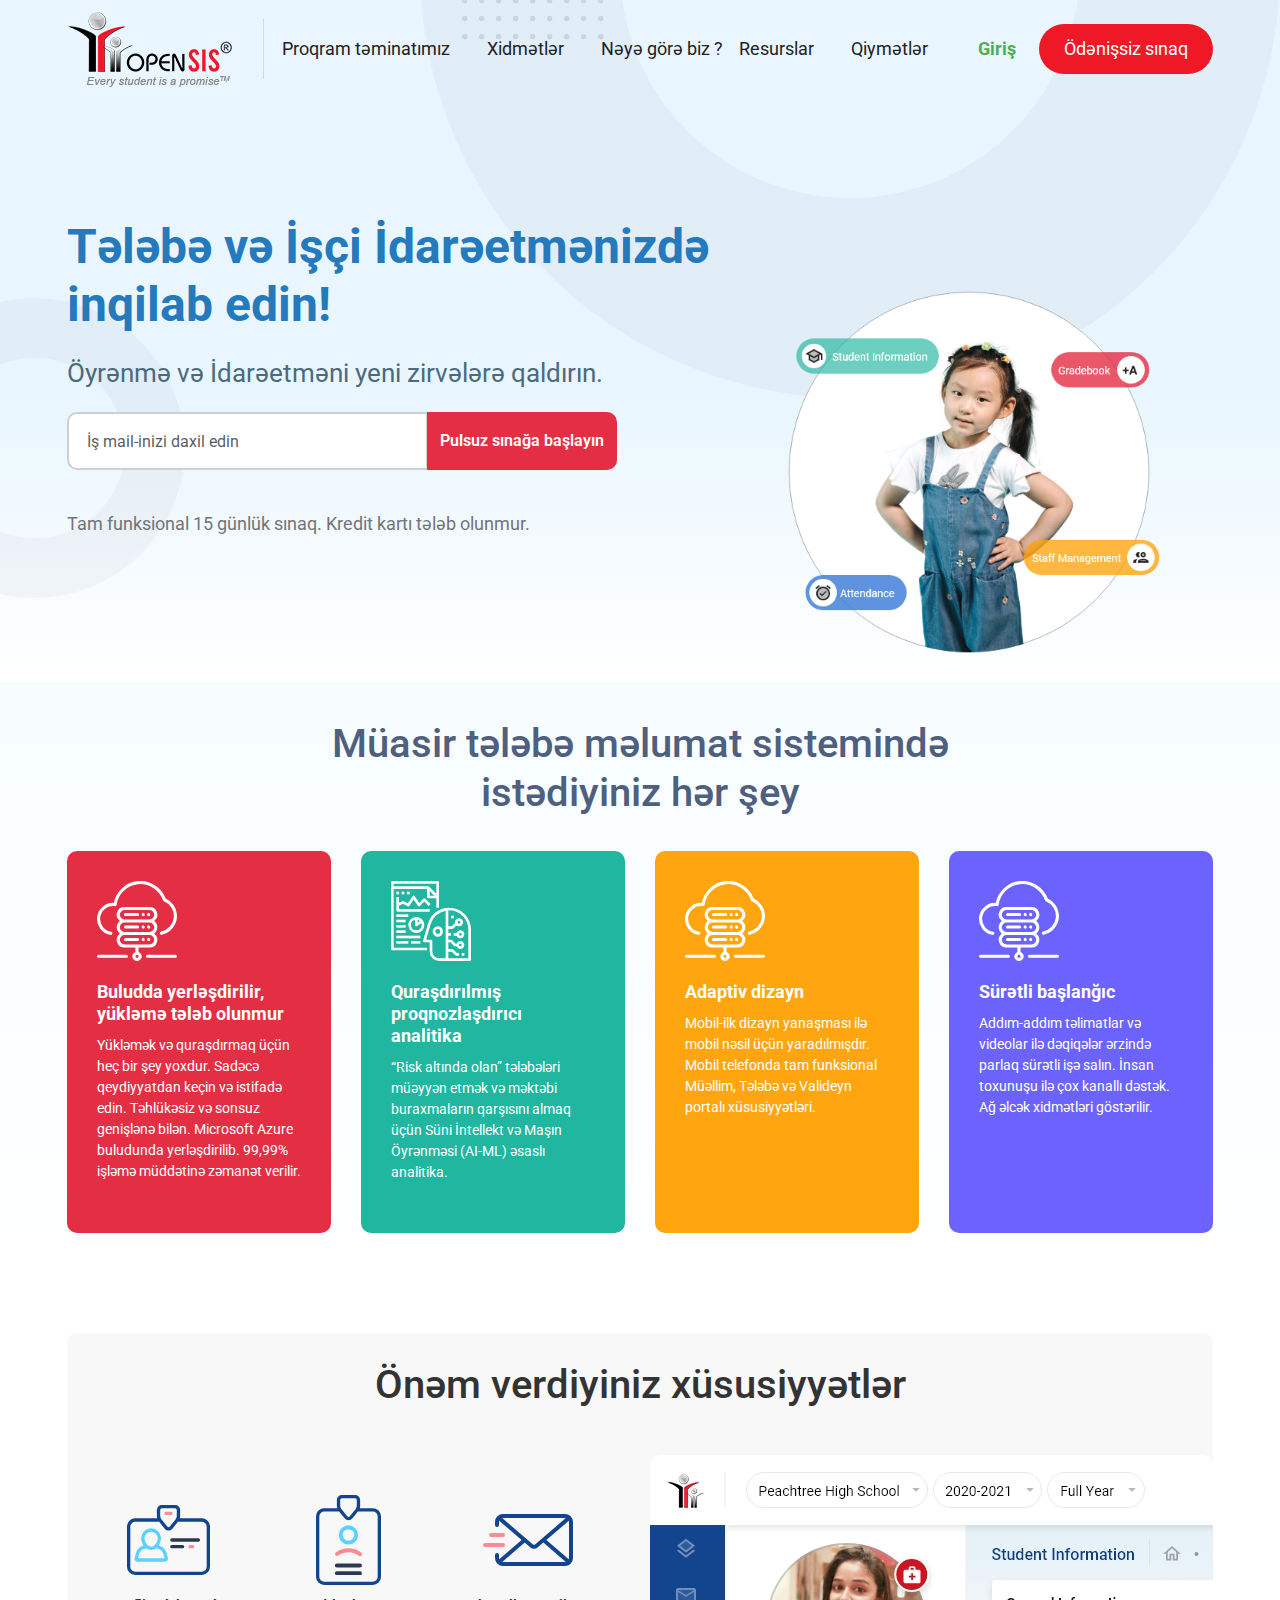
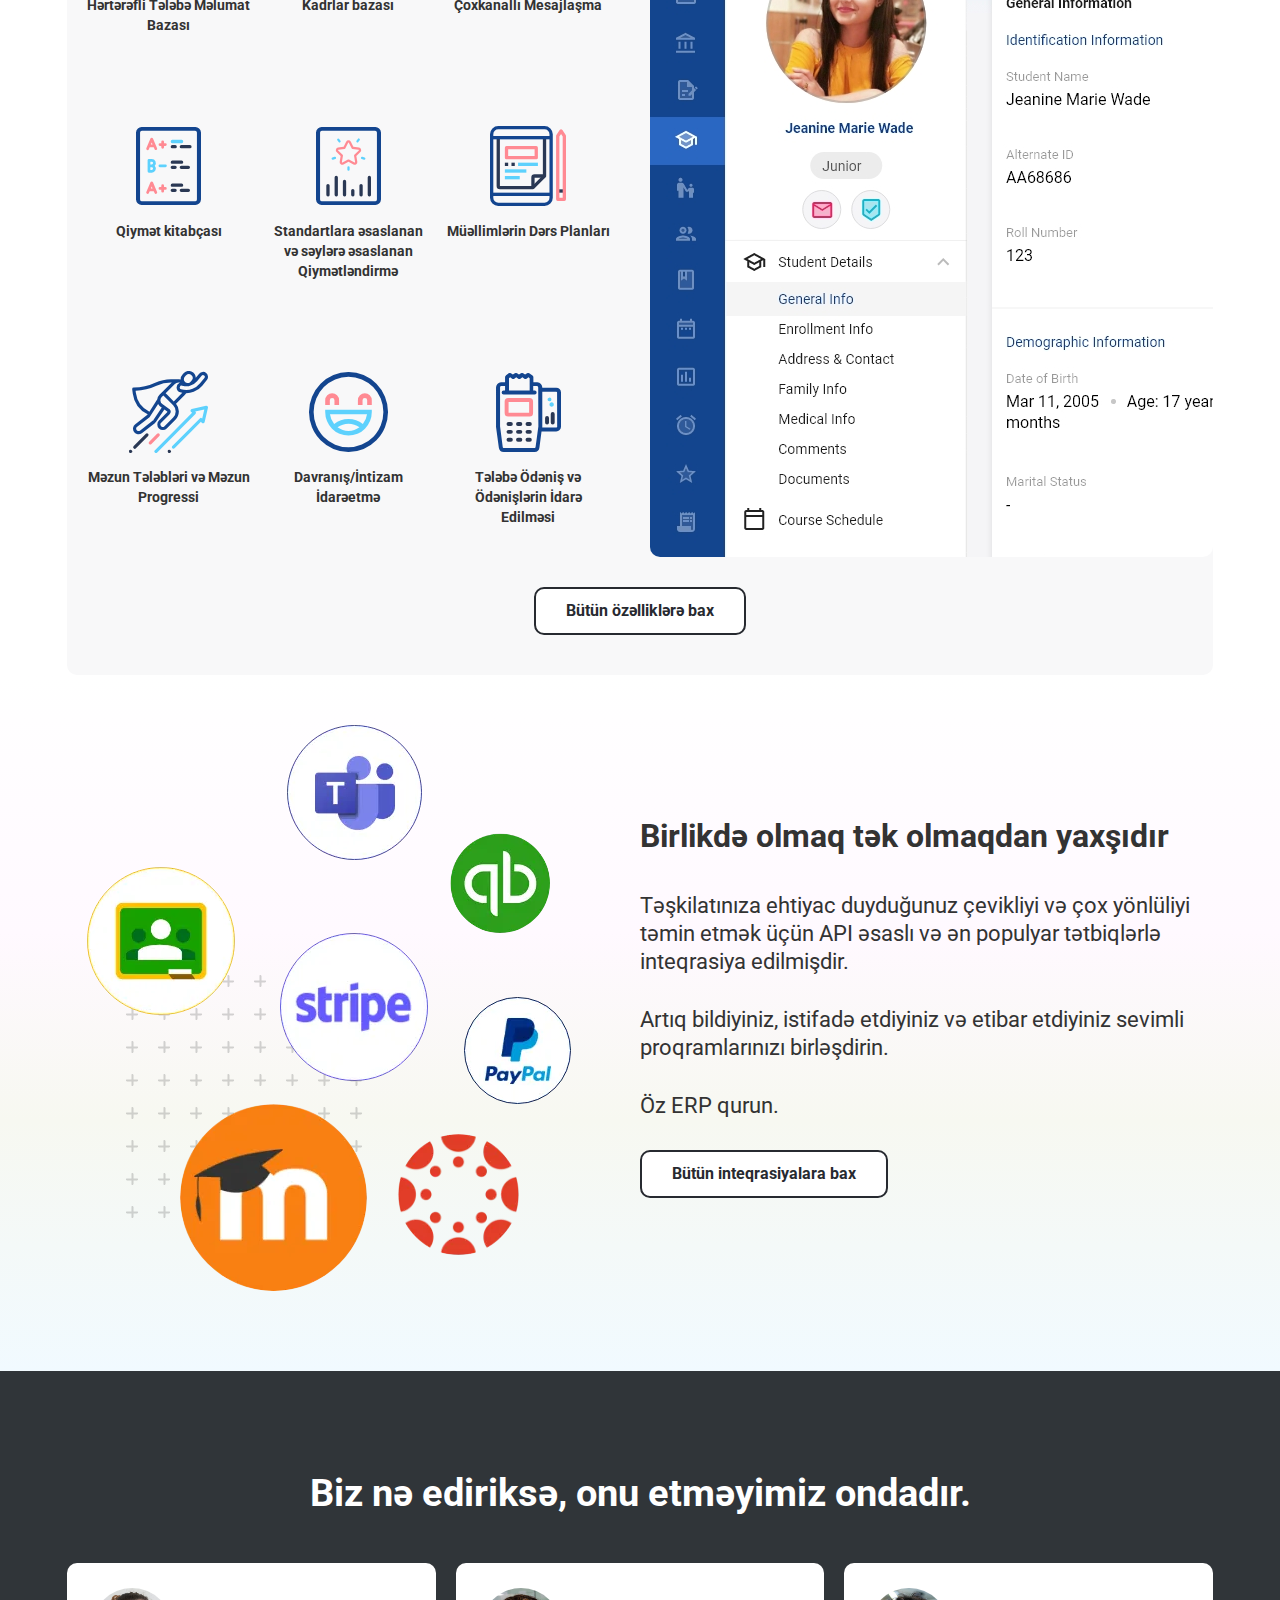
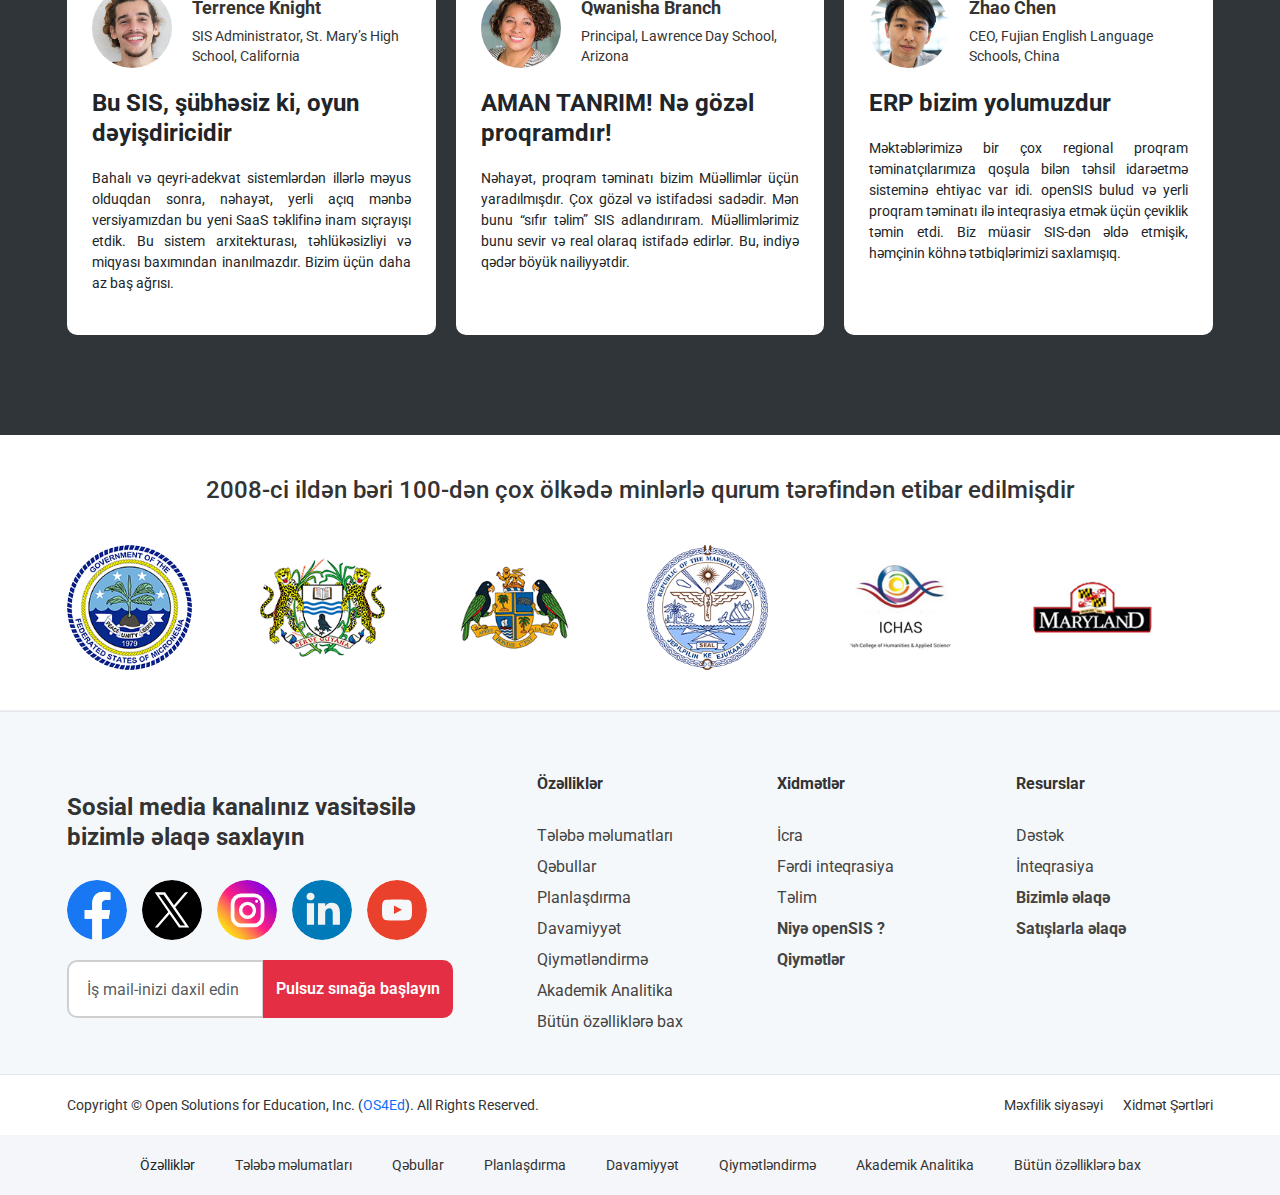
<file: index.html>
<!DOCTYPE html>
<html lang="az">
<head>
    <meta charset="UTF-8">
    <link rel="icon" type="image/x-icon" href="assets/custom/images/favicon.png">
    <link rel="stylesheet" href="assets/common/owl-carousel/assets/owl.carousel.min.css">
    <link rel="stylesheet" href="assets/common/owl-carousel/assets/owl.theme.default.min.css">
    <link rel="stylesheet" href="https://cdnjs.cloudflare.com/ajax/libs/font-awesome/6.5.1/css/all.min.css"
          integrity="sha512-DTOQO9RWCH3ppGqcWaEA1BIZOC6xxalwEsw9c2QQeAIftl+Vegovlnee1c9QX4TctnWMn13TZye+giMm8e2LwA=="
          crossorigin="anonymous" referrerpolicy="no-referrer"/>
    <link rel="stylesheet" href="assets/common/bootstrap/css/bootstrap.min.css">
    <link rel="stylesheet" href="assets/custom/css/style.css">
    <link rel="stylesheet" href="assets/custom/css/home.css">
    <title>openSIS</title>
</head>
<body>

<header>
    <nav class="navbar navbar-expand-lg">
        <div class="container">
            <a class="navbar-brand" href="/">
                <img src="assets/custom/images/logo.png" alt="">
            </a>
            <div class="mobile-right">
                <a href="#">Ödənişsiz sınaq</a>
                <button class="navbar-toggler" type="button" data-bs-toggle="collapse"
                        data-bs-target="#navbarSupportedContent"
                        aria-controls="navbarSupportedContent" aria-expanded="false" aria-label="Toggle navigation">
                    <span class="navbar-toggler-icon"></span>
                </button>
            </div>
            <div class="collapse navbar-collapse" id="navbarSupportedContent">
                <ul class="navbar-nav me-auto mb-2 mb-lg-0">
                    <li class="nav-item dropdown">
                        <a class="nav-link dropdown-toggle" href="#" role="button" data-bs-toggle="dropdown"
                           aria-expanded="false">
                            Proqram təminatımız
                        </a>
                        <ul class="dropdown-menu">
                            <li><a class="dropdown-item" href="#">Özəllikləri</a></li>
                            <li><a class="dropdown-item" href="#">Memarlıq</a></li>
                            <li><a class="dropdown-item" href="#">İnteqrasiyalar</a></li>
                        </ul>
                    </li>
                    <li class="nav-item dropdown">
                        <a class="nav-link dropdown-toggle" href="#" role="button" data-bs-toggle="dropdown"
                           aria-expanded="false">
                            Xidmətlər
                        </a>
                        <ul class="dropdown-menu">
                            <li><a class="dropdown-item" href="#">İcra</a></li>
                            <li><a class="dropdown-item" href="#">Təlim</a></li>
                            <li><a class="dropdown-item" href="#">Fərdi inteqrasiya</a></li>
                        </ul>
                    </li>
                    <li class="nav-item">
                        <a class="nav-link" href="http://google.com">Nəyə görə biz ?</a>
                    </li>
                    <li class="nav-item dropdown">
                        <a class="nav-link dropdown-toggle" href="#" role="button" data-bs-toggle="dropdown"
                           aria-expanded="false">
                            Resurslar
                        </a>
                        <ul class="dropdown-menu">
                            <li><a class="dropdown-item" href="blog/index.html">Bloqlar</a></li>
                            <li><a class="dropdown-item" href="#">Dəstək Portalı (Proqram təminatı xidməti)</a></li>
                            <li><a class="dropdown-item" href="#">Dəstək Portalı (Klassik)</a></li>
                        </ul>
                    </li>
                    <li class="nav-item">
                        <a class="nav-link" href="#">Qiymətlər</a>
                    </li>
                </ul>
                <div class="right-menu">
                    <ul>
                        <li>
                            <a href="login.html">Giriş</a>
                        </li>
                        <li>
                            <a href="#">Ödənişsiz sınaq</a>
                        </li>
                    </ul>
                </div>
            </div>
        </div>
    </nav>
</header>

<div class="homepage-section-1">
    <div class="container">
        <div class="hero-section-container">
            <div class="hero-info">
                <h3>Tələbə və İşçi İdarəetmənizdə inqilab edin!</h3>
                <h5>Öyrənmə və İdarəetməni yeni zirvələrə qaldırın.</h5>
                <form class="start-trial-container">
                    <div class="input-group mb-3">
                        <input type="text" class="form-control" placeholder="İş mail-inizi daxil edin"
                               aria-label="İş mail-inizi daxil edin" aria-describedby="button-addon2">
                        <button class="btn" type="button" id="button-addon2">Pulsuz sınağa
                            başlayın
                        </button>
                    </div>
                </form>
                <span class="text">Tam funksional 15 günlük sınaq. Kredit kartı tələb olunmur.</span>
            </div>
            <div class="hero-image">
                <img src="assets/custom/images/hero/1.png">
            </div>
        </div>
    </div>
</div>

<div class="homepage-section-2">
    <div class="container">
        <div class="section-title">
            <h3>
                Müasir tələbə məlumat sistemində istədiyiniz hər şey
            </h3>
        </div>
        <div class="boxes">
            <div class="box red">
                <div class="box-image">
                    <img src="assets/custom/images/home-boxes/1.svg" alt="">
                </div>
                <div class="box-body">
                    <div class="box-title">
                        Buludda yerləşdirilir, yükləmə tələb olunmur
                    </div>
                    <div class="box-description">
                        Yükləmək və quraşdırmaq üçün heç bir şey yoxdur. Sadəcə qeydiyyatdan keçin və istifadə edin.
                        Təhlükəsiz və sonsuz genişlənə bilən. Microsoft Azure buludunda yerləşdirilib. 99,99% işləmə
                        müddətinə zəmanət verilir.
                    </div>
                </div>
            </div>
            <div class="box green">
                <div class="box-image">
                    <img src="assets/custom/images/home-boxes/2.svg" alt="">
                </div>
                <div class="box-body">
                    <div class="box-title">
                        Quraşdırılmış proqnozlaşdırıcı analitika
                    </div>
                    <div class="box-description">
                        “Risk altında olan” tələbələri müəyyən etmək və məktəbi buraxmaların qarşısını almaq üçün Süni
                        İntellekt və Maşın Öyrənməsi (AI-ML) əsaslı analitika.
                    </div>
                </div>
            </div>
            <div class="box yellow">
                <div class="box-image">
                    <img src="assets/custom/images/home-boxes/1.svg" alt="">
                </div>
                <div class="box-body">
                    <div class="box-title">
                        Adaptiv dizayn
                    </div>
                    <div class="box-description">
                        Mobil-ilk dizayn yanaşması ilə mobil nəsil üçün yaradılmışdır. Mobil telefonda tam funksional
                        Müəllim, Tələbə və Valideyn portalı xüsusiyyətləri.
                    </div>
                </div>
            </div>
            <div class="box blue">
                <div class="box-image">
                    <img src="assets/custom/images/home-boxes/1.svg" alt="">
                </div>
                <div class="box-body">
                    <div class="box-title">
                        Sürətli başlanğıc
                    </div>
                    <div class="box-description">
                        Addım-addım təlimatlar və videolar ilə dəqiqələr ərzində parlaq sürətli işə salın. İnsan
                        toxunuşu ilə çox kanallı dəstək. Ağ əlcək xidmətləri göstərilir.
                    </div>
                </div>
            </div>
        </div>
    </div>
</div>

<div class="homepage-section-3">
    <div class="container">
        <div class="features-container">
            <div class="section-title">
                <h3>
                    Önəm verdiyiniz xüsusiyyətlər
                </h3>
            </div>
            <div class="d-flex">
                <div class="left">
                    <div class="features">
                        <div class="feature">
                            <div class="image">
                                <img src="assets/custom/images/home-features/1.svg" alt="">
                            </div>
                            <div class="title">
                                Hərtərəfli Tələbə Məlumat Bazası
                            </div>
                        </div>
                        <div class="feature">
                            <div class="image">
                                <img src="assets/custom/images/home-features/2.svg" alt="">
                            </div>
                            <div class="title">
                                Kadrlar bazası
                            </div>
                        </div>
                        <div class="feature">
                            <div class="image">
                                <img src="assets/custom/images/home-features/3.svg" alt="">
                            </div>
                            <div class="title">
                                Çoxkanallı Mesajlaşma
                            </div>
                        </div>
                        <div class="feature">
                            <div class="image">
                                <img src="assets/custom/images/home-features/4.svg" alt="">
                            </div>
                            <div class="title">
                                Qiymət kitabçası
                            </div>
                        </div>
                        <div class="feature">
                            <div class="image">
                                <img src="assets/custom/images/home-features/5.svg" alt="">
                            </div>
                            <div class="title">
                                Standartlara əsaslanan və səylərə əsaslanan Qiymətləndirmə
                            </div>
                        </div>
                        <div class="feature">
                            <div class="image">
                                <img src="assets/custom/images/home-features/6.svg" alt="">
                            </div>
                            <div class="title">
                                Müəllimlərin Dərs Planları
                            </div>
                        </div>
                        <div class="feature">
                            <div class="image">
                                <img src="assets/custom/images/home-features/7.svg" alt="">
                            </div>
                            <div class="title">
                                Məzun Tələbləri və Məzun Progressi
                            </div>
                        </div>
                        <div class="feature">
                            <div class="image">
                                <img src="assets/custom/images/home-features/8.svg" alt="">
                            </div>
                            <div class="title">
                                Davranış/İntizam İdarəetmə
                            </div>
                        </div>
                        <div class="feature">
                            <div class="image">
                                <img src="assets/custom/images/home-features/9.svg" alt="">
                            </div>
                            <div class="title">
                                Tələbə Ödəniş və Ödənişlərin İdarə Edilməsi
                            </div>
                        </div>
                    </div>
                </div>
                <div class="right">
                    <div></div>
                </div>
            </div>
            <div class="see-all-features">
                <a class="btn" href="#">Bütün özəlliklərə bax</a>
            </div>
        </div>
    </div>
</div>

<div class="homepage-section-4">
    <div class="container">
        <div class="integrations">
            <div class="image">
                <img src="assets/custom/images/home-integrations.webp" alt="">
            </div>
            <div class="info">
                <div class="title">
                    <h3>
                        Birlikdə olmaq tək olmaqdan yaxşıdır
                    </h3>
                </div>
                <div class="description">
                    <p>
                        Təşkilatınıza ehtiyac duyduğunuz çevikliyi və çox yönlüliyi təmin etmək üçün API əsaslı və ən
                        populyar tətbiqlərlə inteqrasiya edilmişdir.
                    </p>
                    <p>
                        Artıq bildiyiniz, istifadə etdiyiniz və etibar etdiyiniz sevimli proqramlarınızı birləşdirin.
                    </p>
                    <p>
                        Öz ERP qurun.
                    </p>
                </div>
                <div class="see-all-integrations">
                    <a href="#" class="btn">Bütün inteqrasiyalara bax</a>
                </div>
            </div>
        </div>
    </div>
</div>

<div class="homepage-section-5">
    <div class="container">
        <div class="testimonials">
            <div class="section-title">
                <h3>
                    Biz nə ediriksə, onu etməyimiz ondadır.
                </h3>
            </div>
            <div class="cards">
                <div class="card">
                    <div class="card-header">
                        <div class="avatar">
                            <img src="assets/custom/images/testimonials/1.jpg" alt="">
                        </div>
                        <div class="info">
                            <div class="name">Terrence Knight</div>
                            <div class="about">SIS Administrator, St. Mary’s High School, California</div>
                        </div>
                    </div>
                    <div class="card-body">
                        <h4>
                            Bu SIS, şübhəsiz ki, oyun dəyişdiricidir
                        </h4>
                        <div class="text">
                            <p>
                                Bahalı və qeyri-adekvat sistemlərdən illərlə məyus olduqdan sonra, nəhayət, yerli açıq
                                mənbə versiyamızdan bu yeni SaaS təklifinə inam sıçrayışı etdik. Bu sistem
                                arxitekturası, təhlükəsizliyi və miqyası baxımından inanılmazdır. Bizim üçün daha az baş
                                ağrısı.
                            </p>
                        </div>
                    </div>
                </div>
                <div class="card">
                    <div class="card-header">
                        <div class="avatar">
                            <img src="assets/custom/images/testimonials/2.jpg" alt="">
                        </div>
                        <div class="info">
                            <div class="name">Qwanisha Branch</div>
                            <div class="about">Principal, Lawrence Day School, Arizona</div>
                        </div>
                    </div>
                    <div class="card-body">
                        <h4>
                            AMAN TANRIM! Nə gözəl proqramdır!
                        </h4>
                        <div class="text">
                            <p>
                                Nəhayət, proqram təminatı bizim Müəllimlər üçün yaradılmışdır. Çox gözəl və istifadəsi
                                sadədir. Mən bunu “sıfır təlim” SIS adlandırıram. Müəllimlərimiz bunu sevir və real
                                olaraq istifadə edirlər. Bu, indiyə qədər böyük nailiyyətdir.
                            </p>
                        </div>
                    </div>
                </div>
                <div class="card">
                    <div class="card-header">
                        <div class="avatar">
                            <img src="assets/custom/images/testimonials/3.jpg" alt="">
                        </div>
                        <div class="info">
                            <div class="name">Zhao Chen</div>
                            <div class="about">CEO, Fujian English Language Schools, China</div>
                        </div>
                    </div>
                    <div class="card-body">
                        <h4>
                            ERP bizim yolumuzdur
                        </h4>
                        <div class="text">
                            <p>
                                Məktəblərimizə bir çox regional proqram təminatçılarımıza qoşula bilən təhsil idarəetmə
                                sisteminə ehtiyac var idi. openSIS bulud və yerli proqram təminatı ilə inteqrasiya etmək
                                üçün çeviklik təmin etdi. Biz müasir SIS-dən əldə etmişik, həmçinin köhnə tətbiqlərimizi
                                saxlamışıq.
                            </p>
                        </div>
                    </div>
                </div>
            </div>
        </div>
    </div>
</div>

<div class="homepage-section-6">
    <div class="container">
        <div class="trusted-institutions">
            <div class="section-title">
                <h3>
                    2008-ci ildən bəri 100-dən çox ölkədə minlərlə qurum tərəfindən etibar edilmişdir
                </h3>
            </div>
            <div class="owl-carousel owl-theme">
                <div class="item">
                    <img src="assets/custom/images/trusted-institutions/1.png" alt="">
                </div>
                <div class="item">
                    <img src="assets/custom/images/trusted-institutions/2.png" alt="">
                </div>
                <div class="item">
                    <img src="assets/custom/images/trusted-institutions/3.png" alt="">
                </div>
                <div class="item">
                    <img src="assets/custom/images/trusted-institutions/4.png" alt="">
                </div>
                <div class="item">
                    <img src="assets/custom/images/trusted-institutions/5.png" alt="">
                </div>
                <div class="item">
                    <img src="assets/custom/images/trusted-institutions/6.png" alt="">
                </div>
                <div class="item">
                    <img src="assets/custom/images/trusted-institutions/7.png" alt="">
                </div>
                <div class="item">
                    <img src="assets/custom/images/trusted-institutions/8.png" alt="">
                </div>
            </div>
        </div>
    </div>
</div>

<footer>
    <div class="top">
        <div class="container">
            <div class="columns">
                <div class="column">
                    <h3>
                        Sosial media kanalınız vasitəsilə bizimlə əlaqə saxlayın
                    </h3>
                    <ul class="social-links">
                        <li>
                            <a href="#"><img src="assets/custom/images/sosial-media/fb.svg" alt=""></a>
                        </li>
                        <li>
                            <a href="#"><img src="assets/custom/images/sosial-media/x.svg" alt=""></a>
                        </li>
                        <li>
                            <a href="#"><img src="assets/custom/images/sosial-media/insta.svg" alt=""></a>
                        </li>
                        <li>
                            <a href="#"><img src="assets/custom/images/sosial-media/in.svg" alt=""></a>
                        </li>
                        <li>
                            <a href="#"><img src="assets/custom/images/sosial-media/yt.svg" alt=""></a>
                        </li>
                    </ul>
                    <form class="start-trial-container">
                        <div class="input-group mb-3">
                            <input type="text" class="form-control" placeholder="İş mail-inizi daxil edin"
                                   aria-label="İş mail-inizi daxil edin" aria-describedby="button-addon2">
                            <button class="btn" type="button" id="button-addon">Pulsuz sınağa
                                başlayın
                            </button>
                        </div>
                    </form>
                </div>
                <div class="column">
                    <ul>
                        <li class="column-name">
                            Özəlliklər
                        </li>
                        <li>
                            <a href="#">Tələbə məlumatları</a>
                        </li>
                        <li>
                            <a href="#">Qəbullar</a>
                        </li>
                        <li>
                            <a href="#">Planlaşdırma</a>
                        </li>
                        <li>
                            <a href="#">Davamiyyət</a>
                        </li>
                        <li>
                            <a href="#">Qiymətləndirmə</a>
                        </li>
                        <li>
                            <a href="#">Akademik Analitika</a>
                        </li>
                        <li>
                            <a href="#">Bütün özəlliklərə bax</a>
                        </li>
                    </ul>
                </div>
                <div class="column">
                    <ul>
                        <li class="column-name">
                            Xidmətlər
                        </li>
                        <li>
                            <a href="#">İcra</a>
                        </li>
                        <li>
                            <a href="#">Fərdi inteqrasiya</a>
                        </li>
                        <li>
                            <a href="#">Təlim</a>
                        </li>
                        <li>
                            <a href="#"><span>Niyə openSIS ?</span></a>
                        </li>
                        <li>
                            <a href="#"><span>Qiymətlər</span></a>
                        </li>
                    </ul>
                </div>
                <div class="column">
                    <ul>
                        <li class="column-name">
                            Resurslar
                        </li>
                        <li>
                            <a href="#">Dəstək</a>
                        </li>
                        <li>
                            <a href="#">İnteqrasiya</a>
                        </li>
                        <li>
                            <a href="#"><span>Bizimlə əlaqə</span></a>
                        </li>
                        <li>
                            <a href="#"><span>Satışlarla əlaqə</span></a>
                        </li>
                    </ul>
                </div>
            </div>
        </div>
    </div>
    <div class="middle">
        <div class="container">
            <div class="left">
                Copyright © Open Solutions for Education, Inc. (<a href="#">OS4Ed</a>). All Rights Reserved.
            </div>
            <ul class="right">
                <li>
                    <a href="#">Məxfilik siyasəyi</a>
                </li>
                <li>
                    <a href="#">Xidmət Şərtləri</a>
                </li>
            </ul>
        </div>
    </div>
    <div class="bottom">
        <div class="container">
            <ul>
                <li class="column-name">
                    Özəlliklər
                </li>
                <li>
                    <a href="#">Tələbə məlumatları</a>
                </li>
                <li>
                    <a href="#">Qəbullar</a>
                </li>
                <li>
                    <a href="#">Planlaşdırma</a>
                </li>
                <li>
                    <a href="#">Davamiyyət</a>
                </li>
                <li>
                    <a href="#">Qiymətləndirmə</a>
                </li>
                <li>
                    <a href="#">Akademik Analitika</a>
                </li>
                <li>
                    <a href="#">Bütün özəlliklərə bax</a>
                </li>
            </ul>
        </div>
    </div>
</footer>


<script src="assets/common/jquery/jquery-3.7.1.min.js"></script>
<script src="assets/common/bootstrap/js/bootstrap.bundle.min.js"></script>
<script src="assets/common/owl-carousel/owl.carousel.min.js"></script>
<script src="assets/custom/js/custom.js"></script>
<script>
    $('.owl-carousel').owlCarousel({
        loop: true,
        margin: 10,
        nav: false,
        dots: false,
        responsive: {
            0: {
                items: 2
            },
            576: {
                items: 4
            },
            768: {
                items: 6
            },
            1000: {
                items: 6
            }
        }
    })
</script>
</body>
</html>
</file>
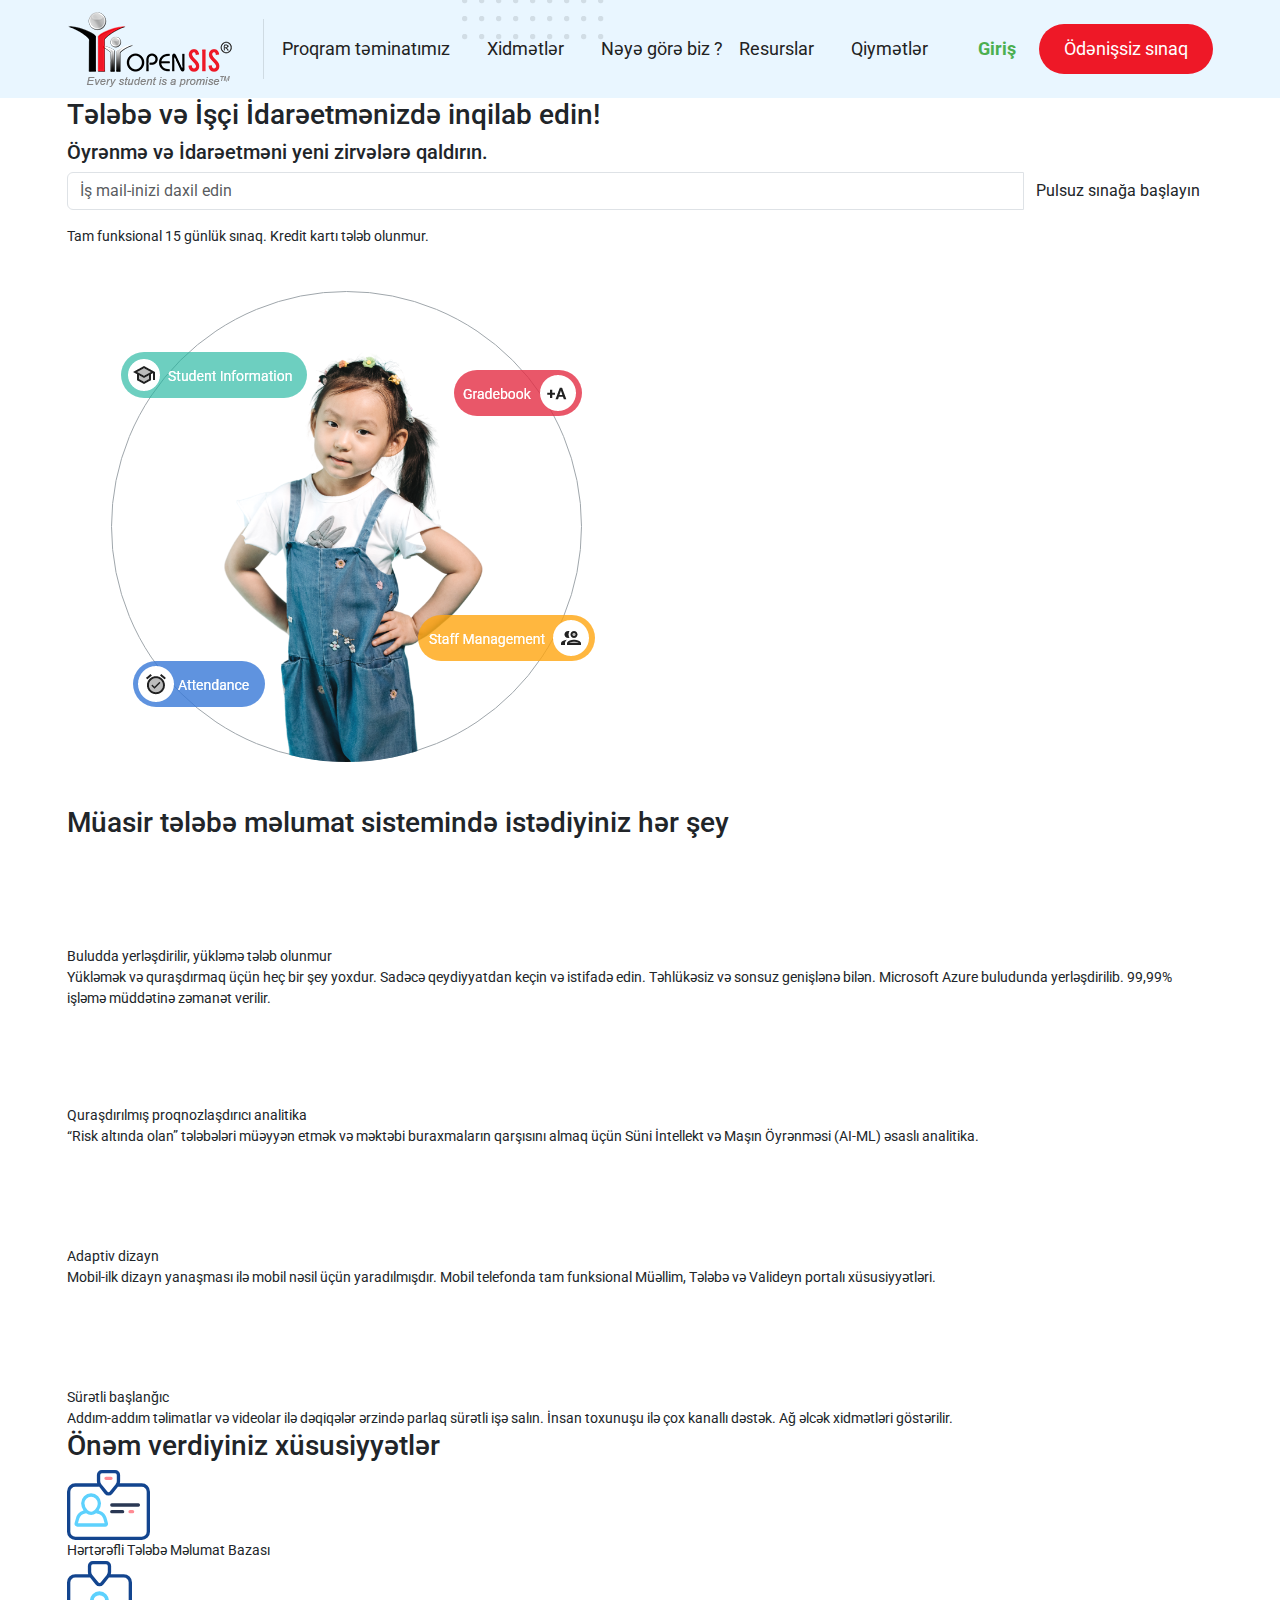
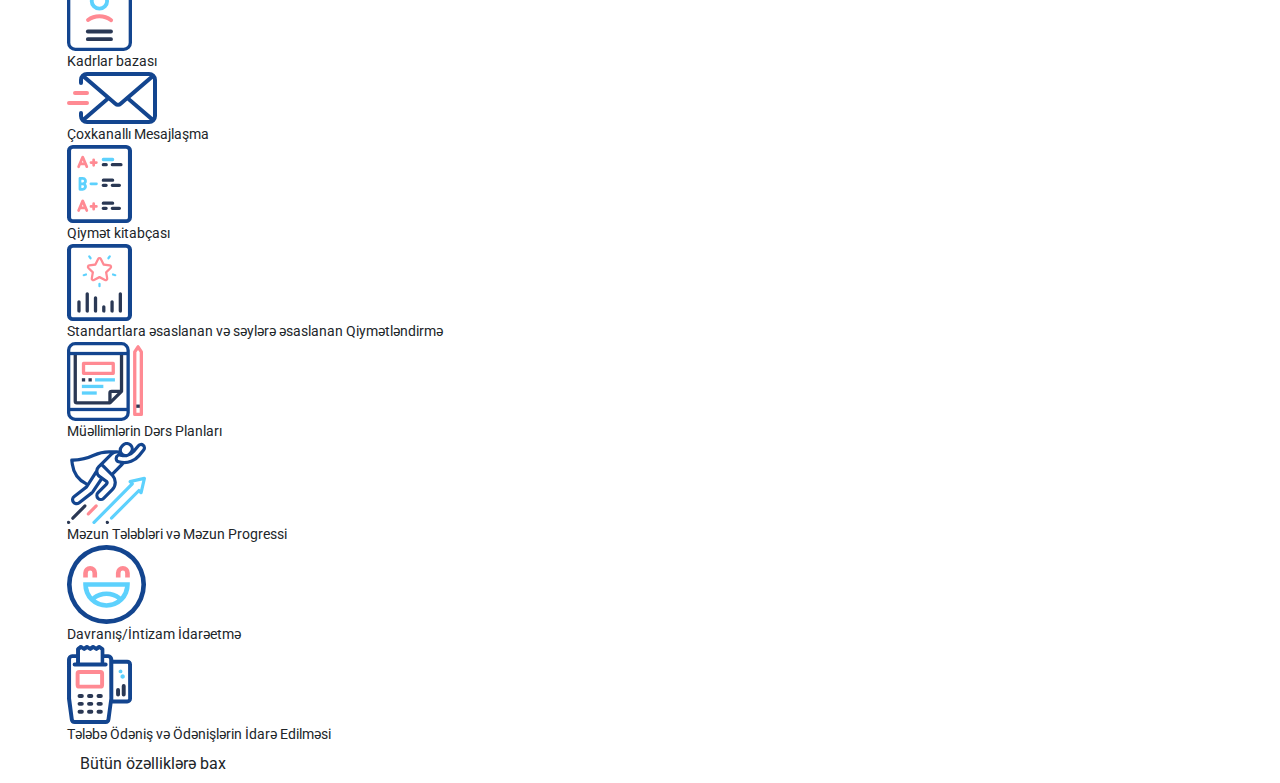
<file: index_old.html>
<!DOCTYPE html>
<html lang="az">
<head>
    <meta charset="UTF-8">
    <link rel="icon" type="image/x-icon" href="assets/custom/images/favicon.png">
    <link rel="stylesheet" href="https://cdnjs.cloudflare.com/ajax/libs/font-awesome/6.5.1/css/all.min.css"
          integrity="sha512-DTOQO9RWCH3ppGqcWaEA1BIZOC6xxalwEsw9c2QQeAIftl+Vegovlnee1c9QX4TctnWMn13TZye+giMm8e2LwA=="
          crossorigin="anonymous" referrerpolicy="no-referrer"/>
    <link rel="stylesheet" href="assets/common/bootstrap/css/bootstrap.min.css">
    <link rel="stylesheet" href="assets/custom/css/style.css">
    <title>Title</title>
</head>
<body>

<header>
    <nav class="navbar navbar-expand-lg bg-body-tertiary">
        <div class="container">
            <a class="navbar-brand" href="/">
                <img src="assets/custom/images/logo.png" alt="">
            </a>
            <button class="navbar-toggler" type="button" data-bs-toggle="collapse"
                    data-bs-target="#navbarSupportedContent"
                    aria-controls="navbarSupportedContent" aria-expanded="false" aria-label="Toggle navigation">
                <span class="navbar-toggler-icon"></span>
            </button>
            <div class="collapse navbar-collapse" id="navbarSupportedContent">
                <ul class="navbar-nav me-auto mb-2 mb-lg-0">
                    <li class="nav-item dropdown">
                        <a class="nav-link dropdown-toggle" href="#" role="button" data-bs-toggle="dropdown"
                           aria-expanded="false">
                            Proqram təminatımız
                        </a>
                        <ul class="dropdown-menu">
                            <li><a class="dropdown-item" href="#">Özəllikləri</a></li>
                            <li><a class="dropdown-item" href="#">Memarlıq</a></li>
                            <li><a class="dropdown-item" href="#">İnteqrasiyalar</a></li>
                        </ul>
                    </li>
                    <li class="nav-item dropdown">
                        <a class="nav-link dropdown-toggle" href="#" role="button" data-bs-toggle="dropdown"
                           aria-expanded="false">
                            Xidmətlər
                        </a>
                        <ul class="dropdown-menu">
                            <li><a class="dropdown-item" href="#">İcra</a></li>
                            <li><a class="dropdown-item" href="#">Təlim</a></li>
                            <li><a class="dropdown-item" href="#">Fərdi inteqrasiya</a></li>
                        </ul>
                    </li>
                    <li class="nav-item">
                        <a class="nav-link" href="#">Nəyə görə biz ?</a>
                    </li>
                    <li class="nav-item dropdown">
                        <a class="nav-link dropdown-toggle" href="#" role="button" data-bs-toggle="dropdown"
                           aria-expanded="false">
                            Resurslar
                        </a>
                        <ul class="dropdown-menu">
                            <li><a class="dropdown-item" href="#">Bloqlar</a></li>
                            <li><a class="dropdown-item" href="#">Dəstək Portalı (Proqram təminatı xidməti)</a></li>
                            <li><a class="dropdown-item" href="#">Dəstək Portalı (Klassik)</a></li>
                        </ul>
                    </li>
                    <li class="nav-item">
                        <a class="nav-link" href="#">Qiymətlər</a>
                    </li>
                </ul>
                <div class="right-menu">
                    <ul>
                        <li>
                            <a href="#">Giriş</a>
                        </li>
                        <li>
                            <a href="#">Ödənişsiz sınaq</a>
                        </li>
                    </ul>
                </div>
            </div>
        </div>
    </nav>
</header>

<div class="homepage-section-1">
    <div class="container">
        <div class="hero-section-container">
            <div class="hero-info">
                <h3>Tələbə və İşçi İdarəetmənizdə inqilab edin!</h3>
                <h5>Öyrənmə və İdarəetməni yeni zirvələrə qaldırın.</h5>
                <form class="start-trial-container">
                    <div class="input-group mb-3">
                        <input type="text" class="form-control" placeholder="İş mail-inizi daxil edin"
                               aria-label="İş mail-inizi daxil edin" aria-describedby="button-addon2">
                        <button class="btn" type="button" id="button-addon2">Pulsuz sınağa
                            başlayın
                        </button>
                    </div>
                </form>
                <span class="text">Tam funksional 15 günlük sınaq. Kredit kartı tələb olunmur.</span>
            </div>
            <div class="hero-image">
                <img src="assets/custom/images/hero/1.png">
            </div>
        </div>
    </div>
</div>

<div class="homepage-section-2">
    <div class="container">
        <div class="section-title">
            <h3>
                Müasir tələbə məlumat sistemində istədiyiniz hər şey
            </h3>
        </div>
        <div class="boxes">
            <div class="box red">
                <div class="box-image">
                    <img src="assets/custom/images/home-boxes/1.svg" alt="">
                </div>
                <div class="box-body">
                    <div class="box-title">
                        Buludda yerləşdirilir, yükləmə tələb olunmur
                    </div>
                    <div class="box-description">
                        Yükləmək və quraşdırmaq üçün heç bir şey yoxdur. Sadəcə qeydiyyatdan keçin və istifadə edin.
                        Təhlükəsiz və sonsuz genişlənə bilən. Microsoft Azure buludunda yerləşdirilib. 99,99% işləmə
                        müddətinə zəmanət verilir.
                    </div>
                </div>
            </div>
            <div class="box green">
                <div class="box-image">
                    <img src="assets/custom/images/home-boxes/2.svg" alt="">
                </div>
                <div class="box-body">
                    <div class="box-title">
                        Quraşdırılmış proqnozlaşdırıcı analitika
                    </div>
                    <div class="box-description">
                        “Risk altında olan” tələbələri müəyyən etmək və məktəbi buraxmaların qarşısını almaq üçün Süni
                        İntellekt və Maşın Öyrənməsi (AI-ML) əsaslı analitika.
                    </div>
                </div>
            </div>
            <div class="box yellow">
                <div class="box-image">
                    <img src="assets/custom/images/home-boxes/1.svg" alt="">
                </div>
                <div class="box-body">
                    <div class="box-title">
                        Adaptiv dizayn
                    </div>
                    <div class="box-description">
                        Mobil-ilk dizayn yanaşması ilə mobil nəsil üçün yaradılmışdır. Mobil telefonda tam funksional
                        Müəllim, Tələbə və Valideyn portalı xüsusiyyətləri.
                    </div>
                </div>
            </div>
            <div class="box blue">
                <div class="box-image">
                    <img src="assets/custom/images/home-boxes/1.svg" alt="">
                </div>
                <div class="box-body">
                    <div class="box-title">
                        Sürətli başlanğıc
                    </div>
                    <div class="box-description">
                        Addım-addım təlimatlar və videolar ilə dəqiqələr ərzində parlaq sürətli işə salın. İnsan
                        toxunuşu ilə çox kanallı dəstək. Ağ əlcək xidmətləri göstərilir.
                    </div>
                </div>
            </div>
        </div>
    </div>
</div>


<div class="homepage-section-3">
    <div class="container">
        <div class="features-container">
            <div class="section-title">
                <h3>
                    Önəm verdiyiniz xüsusiyyətlər
                </h3>
            </div>
            <div class="d-flex">
                <div class="left">
                    <div class="features">
                        <div class="feature">
                            <div class="image">
                                <img src="assets/custom/images/home-features/1.svg" alt="">
                            </div>
                            <div class="title">
                                Hərtərəfli Tələbə Məlumat Bazası
                            </div>
                        </div>
                        <div class="feature">
                            <div class="image">
                                <img src="assets/custom/images/home-features/2.svg" alt="">
                            </div>
                            <div class="title">
                                Kadrlar bazası
                            </div>
                        </div>
                        <div class="feature">
                            <div class="image">
                                <img src="assets/custom/images/home-features/3.svg" alt="">
                            </div>
                            <div class="title">
                                Çoxkanallı Mesajlaşma
                            </div>
                        </div>
                        <div class="feature">
                            <div class="image">
                                <img src="assets/custom/images/home-features/4.svg" alt="">
                            </div>
                            <div class="title">
                                Qiymət kitabçası
                            </div>
                        </div>
                        <div class="feature">
                            <div class="image">
                                <img src="assets/custom/images/home-features/5.svg" alt="">
                            </div>
                            <div class="title">
                                Standartlara əsaslanan və səylərə əsaslanan Qiymətləndirmə
                            </div>
                        </div>
                        <div class="feature">
                            <div class="image">
                                <img src="assets/custom/images/home-features/6.svg" alt="">
                            </div>
                            <div class="title">
                                Müəllimlərin Dərs Planları
                            </div>
                        </div>
                        <div class="feature">
                            <div class="image">
                                <img src="assets/custom/images/home-features/7.svg" alt="">
                            </div>
                            <div class="title">
                                Məzun Tələbləri və Məzun Progressi
                            </div>
                        </div>
                        <div class="feature">
                            <div class="image">
                                <img src="assets/custom/images/home-features/8.svg" alt="">
                            </div>
                            <div class="title">
                                Davranış/İntizam İdarəetmə
                            </div>
                        </div>
                        <div class="feature">
                            <div class="image">
                                <img src="assets/custom/images/home-features/9.svg" alt="">
                            </div>
                            <div class="title">
                                Tələbə Ödəniş və Ödənişlərin İdarə Edilməsi
                            </div>
                        </div>
                    </div>
                </div>
                <div class="right">
                    <div></div>
                </div>
            </div>
            <div class="see-all-features">
                <a class="btn" href="#">Bütün özəlliklərə bax</a>
            </div>
        </div>
    </div>
</div>


<script src="assets/common/jquery/jquery-3.7.1.min.js"></script>
<script src="assets/common/bootstrap/js/bootstrap.bundle.min.js"></script>
<script src="assets/custom/js/custom.js"></script>
</body>
</html>
</file>
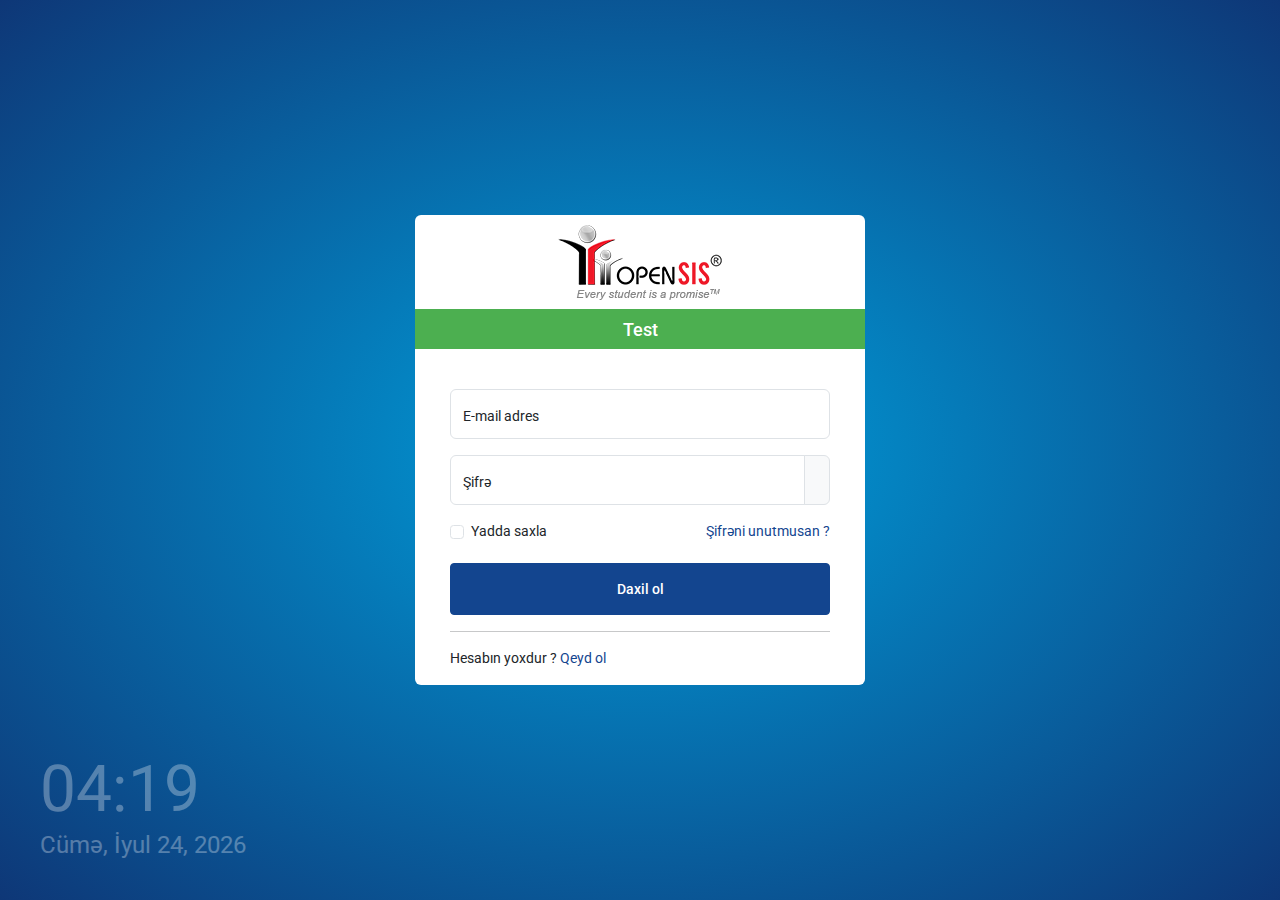
<file: login.html>
<!DOCTYPE html>
<html lang="az">
<head>
    <meta charset="UTF-8">
    <link rel="icon" type="image/x-icon" href="assets/custom/images/favicon.png">
    <link rel="stylesheet" type="text/css" href="assets/common/toastify/toastify.min.css">
    <link rel="stylesheet" href="https://cdnjs.cloudflare.com/ajax/libs/font-awesome/6.5.1/css/all.min.css"
          integrity="sha512-DTOQO9RWCH3ppGqcWaEA1BIZOC6xxalwEsw9c2QQeAIftl+Vegovlnee1c9QX4TctnWMn13TZye+giMm8e2LwA=="
          crossorigin="anonymous" referrerpolicy="no-referrer"/>
    <link rel="stylesheet" href="assets/common/bootstrap/css/bootstrap.min.css">
    <link rel="stylesheet" href="assets/custom/css/auth.css">
    <title>openSIS | Giriş</title>
</head>
<body>

<div class="date-time-container">
    <span id="clock"></span>
    <span id="date"></span>
</div>
<div class="auth-page">
    <div class="card">
        <div class="card-header">
            <div class="logo">
                <img src="assets/custom/images/logo.png" alt="">
            </div>
            <h4 class="company-name">
                Test
            </h4>
        </div>
        <div class="card-body">
            <form id="login-form">
                <div class="form-floating mt-3">
                    <input type="email" class="form-control" id="email" placeholder="E-mail adres" required>
                    <label for="email">E-mail adres</label>
                </div>
                <div class="input-group mt-3">
                    <div class="form-floating">
                        <input type="password" class="form-control" id="password" placeholder="Şifrə" required>
                        <label for="password">Şifrə</label>
                    </div>
                    <span id="password_type_toggle" class="input-group-text"><i class="fas fa-eye"></i></span>
                </div>
                <div class="mt-3 d-flex align-items-start justify-content-between">
                    <div class="form-check">
                        <input class="form-check-input" type="checkbox" value="" id="flexCheckIndeterminate">
                        <label class="form-check-label" for="flexCheckIndeterminate">
                            Yadda saxla
                        </label>
                    </div>
                    <a href="#">Şifrəni unutmusan ?</a>
                </div>
                <div class="mt-3 d-flex">
                    <button type="submit"
                            class="btn btn-sm btn-primary w-100 d-flex align-items-center justify-content-center">
                        Daxil ol
                        <div class="m-lg-1 loading">
                            <span class="spinner-border spinner-border-sm" aria-hidden="true"></span>
                            <span class="visually-hidden" role="status">Loading...</span>
                        </div>
                    </button>
                </div>
                <hr>
                <div class="mt-3">
                    Hesabın yoxdur ? <a href="reg.html">Qeyd ol</a>
                </div>
            </form>
        </div>
    </div>
</div>


<script src="assets/common/jquery/jquery-3.7.1.min.js"></script>
<script src="assets/common/bootstrap/js/bootstrap.bundle.min.js"></script>
<script src="assets/common/axios/axios.min.js"></script>
<script src="assets/common/toastify/toastify.js"></script>
<script src="assets/custom/js/helpers.js"></script>
<script src="assets/custom/js/auth.js"></script>
</body>
</html>
</file>
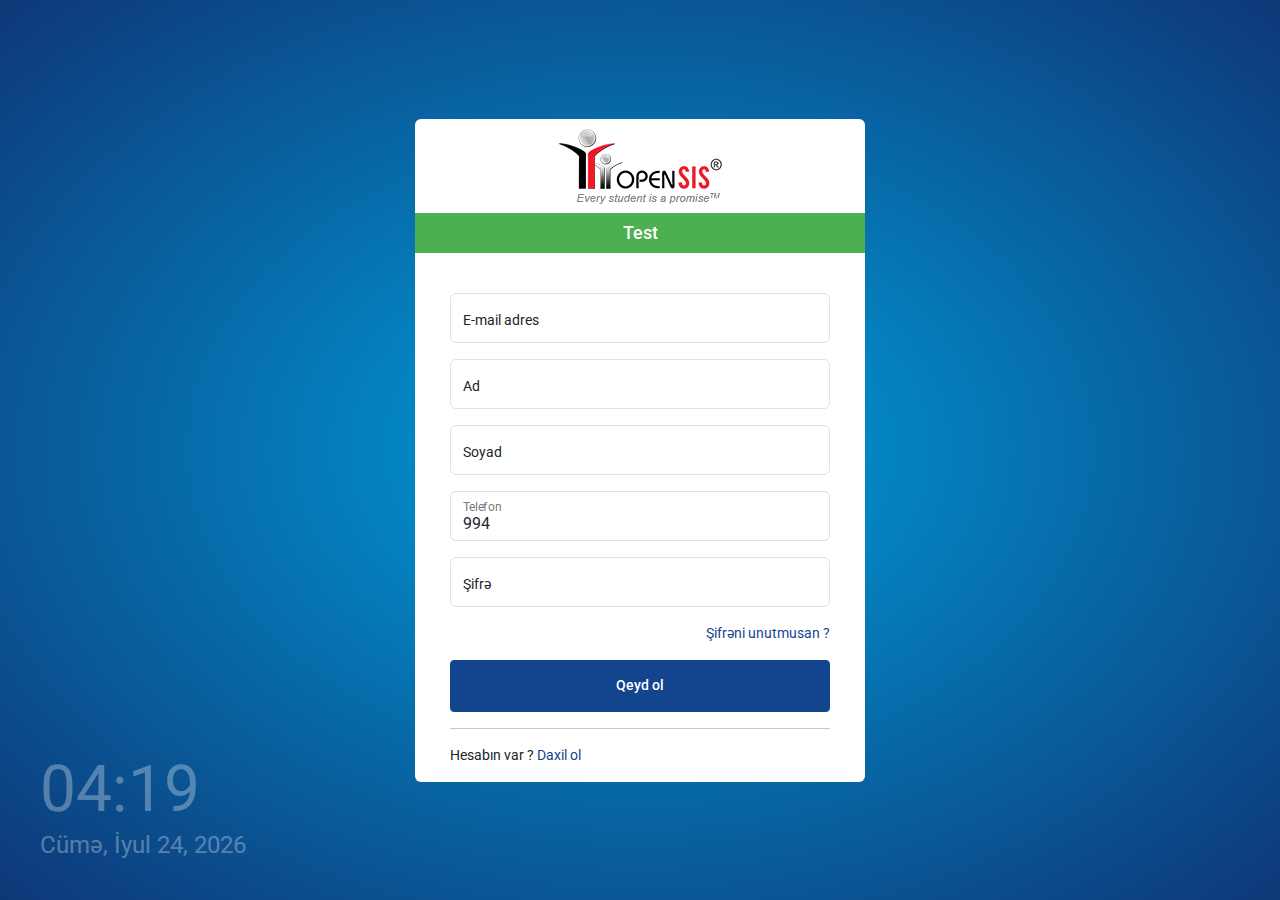
<file: reg.html>
<!DOCTYPE html>
<html lang="az">
<head>
    <meta charset="UTF-8">
    <link rel="icon" type="image/x-icon" href="assets/custom/images/favicon.png">
    <link rel="stylesheet" type="text/css" href="assets/common/toastify/toastify.min.css">
    <link rel="stylesheet" href="https://cdnjs.cloudflare.com/ajax/libs/font-awesome/6.5.1/css/all.min.css"
          integrity="sha512-DTOQO9RWCH3ppGqcWaEA1BIZOC6xxalwEsw9c2QQeAIftl+Vegovlnee1c9QX4TctnWMn13TZye+giMm8e2LwA=="
          crossorigin="anonymous" referrerpolicy="no-referrer"/>
    <link rel="stylesheet" href="assets/common/bootstrap/css/bootstrap.min.css">
    <link rel="stylesheet" href="assets/custom/css/auth.css">
    <title>openSIS | Qeydiyyat</title>
</head>
<body>

<div class="date-time-container">
    <span id="clock"></span>
    <span id="date"></span>
</div>
<div class="auth-page">
    <div class="card">
        <div class="card-header">
            <div class="logo">
                <img src="assets/custom/images/logo.png" alt="">
            </div>
            <h4 class="company-name">
                Test
            </h4>
        </div>
        <div class="card-body">
            <form id="reg-form">
                <div class="form-floating mt-3">
                    <input type="email" class="form-control" id="email" placeholder="E-mail adres" required>
                    <label for="email">E-mail adres</label>
                </div>
                <div class="form-floating mt-3">
                    <input type="text" class="form-control" id="name" placeholder="Ad" required>
                    <label for="name">Ad</label>
                </div>
                <div class="form-floating mt-3">
                    <input type="text" class="form-control" id="surname" placeholder="Soyad" required>
                    <label for="surname">Soyad</label>
                </div>
                <div class="form-floating mt-3">
                    <input type="number" value="994" class="form-control" id="phone" placeholder="Telefon" required>
                    <label for="phone">Telefon</label>
                </div>
                <div class="form-floating mt-3">
                    <input type="text" class="form-control" id="password" placeholder="Şifrə" required>
                    <label for="password">Şifrə</label>
                </div>
                <div class="mt-3 d-flex flex-row-reverse">
                    <a href="#">Şifrəni unutmusan ?</a>
                </div>
                <div class="mt-3 d-flex">
                    <button type="submit"
                            class="btn btn-sm btn-primary w-100 d-flex align-items-center justify-content-center">
                        Qeyd ol
                        <div class="m-lg-1 loading">
                            <span class="spinner-border spinner-border-sm" aria-hidden="true"></span>
                            <span class="visually-hidden" role="status">Loading...</span>
                        </div>
                    </button>
                </div>
                <hr>
                <div class="mt-3">
                    Hesabın var ? <a href="login.html">Daxil ol</a>
                </div>
            </form>
        </div>
    </div>
</div>


<script src="assets/common/jquery/jquery-3.7.1.min.js"></script>
<script src="assets/common/bootstrap/js/bootstrap.bundle.min.js"></script>
<script src="assets/common/axios/axios.min.js"></script>
<script src="assets/common/toastify/toastify.js"></script>
<script src="assets/custom/js/helpers.js"></script>
<script src="assets/custom/js/auth.js"></script>
</body>
</html>
</file>
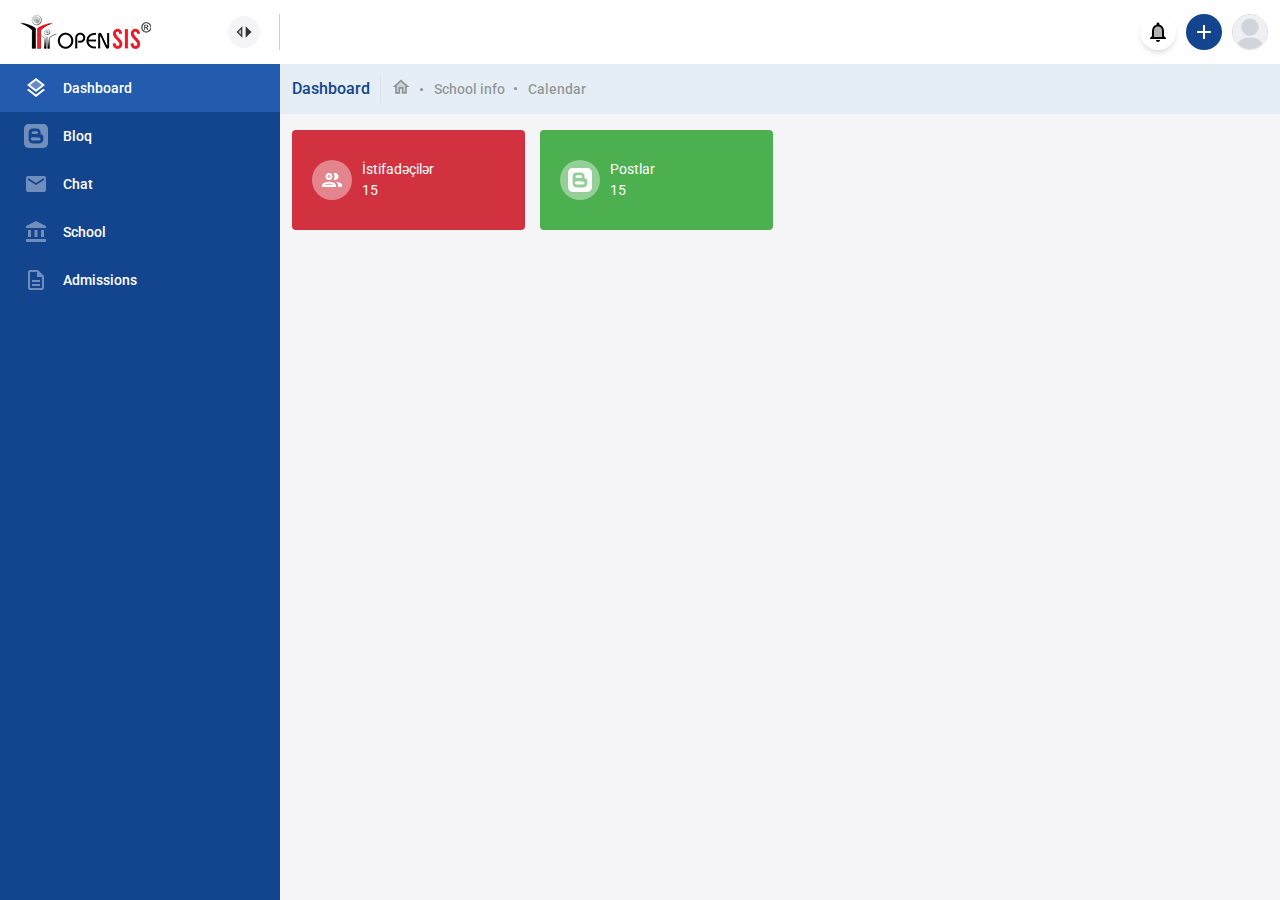
<file: admin/panel.html>
<!DOCTYPE html>
<html lang="az">
<head>
    <meta charset="UTF-8">
    <link rel="icon" type="image/x-icon" href="../assets/custom/images/favicon.png">
    <link rel="stylesheet" type="text/css" href="../assets/common/toastify/toastify.min.css">
    <link rel="stylesheet" href="https://cdnjs.cloudflare.com/ajax/libs/font-awesome/6.5.1/css/all.min.css"
          integrity="sha512-DTOQO9RWCH3ppGqcWaEA1BIZOC6xxalwEsw9c2QQeAIftl+Vegovlnee1c9QX4TctnWMn13TZye+giMm8e2LwA=="
          crossorigin="anonymous" referrerpolicy="no-referrer"/>
    <link rel="stylesheet" href="../assets/common/bootstrap/css/bootstrap.min.css">
    <link rel="stylesheet" href="../assets/custom/css/panel.css">
    <title>openSIS | Admin Panel</title>
</head>
<body>
<div class="full-page-loading">
    <div class="loading-container">
        <div class="spinner">
            <div class="rect1"></div>
            <div class="rect2"></div>
            <div class="rect3"></div>
            <div class="rect4"></div>
            <div class="rect5"></div>
        </div>
    </div>
</div>

<div class="page-wrapper">
    <aside>
        <div class="sidebar">
            <div class="header">
                <div class="logo">
                    <a href="panel.html">
                        <img class="full-logo" src="../assets/custom/images/logo-2.jpeg" alt="">
                        <img class="short-logo" src="../assets/custom/images/short-logo.jpeg" alt="">
                    </a>
                </div>
                <button type="button" id="sidebar-btn">
                    <svg xmlns="http://www.w3.org/2000/svg" xmlns:xlink="http://www.w3.org/1999/xlink" width="1em"
                         height="1em" preserveAspectRatio="xMidYMid meet" viewBox="0 0 24 24"
                         style="-ms-transform: rotate(360deg); -webkit-transform: rotate(360deg); transform: rotate(360deg);">
                        <path opacity=".3" d="M8.5 8.62v6.76L5.12 12L8.5 8.62" fill="currentColor"></path>
                        <path d="M8.5 8.62v6.76L5.12 12L8.5 8.62M10 5l-7 7l7 7V5zm4 0v14l7-7l-7-7z"
                              fill="currentColor"></path>
                    </svg>
                </button>
                <span class="vl"></span>
            </div>
            <nav>
                <ul>
                    <li class="active">
                        <a class="nav-link" href="#">
                        <span class="nav-icon">
                            <svg xmlns="http://www.w3.org/2000/svg" xmlns:xlink="http://www.w3.org/1999/xlink"
                                 width="1em" height="1em" preserveAspectRatio="xMidYMid meet" viewBox="0 0 24 24"
                                 style="-ms-transform: rotate(360deg); -webkit-transform: rotate(360deg); transform: rotate(360deg);"><path
                                    opacity=".3" d="M6.26 9L12 13.47L17.74 9L12 4.53z" fill="currentColor"></path><path
                                    d="M19.37 12.8l-7.38 5.74l-7.37-5.73L3 14.07l9 7l9-7zM12 2L3 9l1.63 1.27L12 16l7.36-5.73L21 9l-9-7zm0 11.47L6.26 9L12 4.53L17.74 9L12 13.47z"
                                    fill="currentColor"></path></svg>
                        </span>
                            <span class="nav-title">
                            Dashboard
                        </span>
                        </a>
                    </li>
                    <li>
                        <a class="nav-link" href="#l">
                        <span class="nav-icon">
                            <svg xmlns="http://www.w3.org/2000/svg" width="32" height="32" viewBox="0 0 1000 1000"><path
                                    fill="currentColor"
                                    d="M196.099.156C88.379.156.219 88.317.219 196.036v607.851c0 107.72 88.16 195.849 195.88 195.849H803.95c107.72 0 195.849-88.129 195.849-195.849V196.036C999.799 88.316 911.67.156 803.95.156zm338.012 186.777c94.026 7.596 148.647 68.316 155.146 145.948c5.05 39.953 3.637 69.6-2.127 91.418c53.633 1.773 116.39 25.822 120.388 113.098v85.911c-5.561 75.026-32.259 167.679-169.225 187.339c-30.84 4.427-65.452 1.464-110.345 1.157c-45.139-1.19-84.496-.975-118.917-.344c-138.941 2.545-215.468-58.535-216.185-189.28c-1.116-44.494.65-92.734.501-152.581c-.558-37.925-.768-77.544.094-114.381c.267-7.189-.671-15.069 1.22-22.807c5.98-84.295 73.682-133.698 152.706-144.665l186.745-.814zM377.963 304.192c-80.036 13.104-83.991 104.44 0 115.726h151.924c80.036-13.104 83.991-104.44 0-115.726zm-34.508 252.82c-82.395 12.791-83.607 116.536 2.941 127.271l279.1 1.001c81.695-12.682 81.454-116.322-2.941-127.302z"/></svg>
                        </span>
                            <span class="nav-title">
                            Bloq
                        </span>
                        </a>
                        <ul>
                            <li>
                                <a href="blog/index.html">Bütün postlar</a>
                            </li>
                            <li>
                                <a href="blog/add.html">Əlavə et</a>
                            </li>
                        </ul>
                    </li>
                    <li>
                        <a class="nav-link" href="chat/index.html">
                        <span class="nav-icon">
                            <svg xmlns="http://www.w3.org/2000/svg" xmlns:xlink="http://www.w3.org/1999/xlink"
                                 width="1em" height="1em" preserveAspectRatio="xMidYMid meet" viewBox="0 0 24 24"
                                 style="-ms-transform: rotate(360deg); -webkit-transform: rotate(360deg); transform: rotate(360deg);"><path
                                    d="M20 4H4c-1.1 0-1.99.9-1.99 2L2 18c0 1.1.9 2 2 2h16c1.1 0 2-.9 2-2V6c0-1.1-.9-2-2-2zm0 4l-8 5l-8-5V6l8 5l8-5v2z"
                                    fill="currentColor"></path></svg>
                        </span>
                            <span class="nav-title">
                            Chat
                        </span>
                        </a>
                    </li>
                    <li>
                        <a class="nav-link" href="#">
                        <span class="nav-icon">
                            <svg xmlns="http://www.w3.org/2000/svg" xmlns:xlink="http://www.w3.org/1999/xlink"
                                 width="1em" height="1em" preserveAspectRatio="xMidYMid meet" viewBox="0 0 24 24"
                                 style="-ms-transform: rotate(360deg); -webkit-transform: rotate(360deg); transform: rotate(360deg);"><path
                                    d="M4 10h3v7H4zm6.5 0h3v7h-3zM2 19h20v3H2zm15-9h3v7h-3zm-5-9L2 6v2h20V6z"
                                    fill="currentColor"></path></svg>
                        </span>
                            <span class="nav-title">
                            School
                        </span>
                        </a>
                        <ul>
                            <li>
                                <a href="#">School information</a>
                            </li>
                            <li>
                                <a href="#">Marking Periods</a>
                            </li>
                            <li>
                                <a href="#">Calendars</a>
                            </li>
                            <li>
                                <a href="#">Notices</a>
                            </li>
                            <li>
                                <a href="#">Mental health info</a>
                            </li>
                        </ul>
                    </li>
                    <li>
                        <a class="nav-link" href="#">
                        <span class="nav-icon">
                            <svg xmlns="http://www.w3.org/2000/svg" xmlns:xlink="http://www.w3.org/1999/xlink"
                                 width="1em" height="1em" preserveAspectRatio="xMidYMid meet" viewBox="0 0 24 24"
                                 style="-ms-transform: rotate(360deg); -webkit-transform: rotate(360deg); transform: rotate(360deg);"><path
                                    d="M8 16h8v2H8zm0-4h8v2H8zm6-10H6c-1.1 0-2 .9-2 2v16c0 1.1.89 2 1.99 2H18c1.1 0 2-.9 2-2V8l-6-6zm4 18H6V4h7v5h5v11z"
                                    fill="currentColor"></path></svg>
                        </span>
                            <span class="nav-title">
                            Admissions
                        </span>
                        </a>
                        <ul>
                            <li>
                                <a href="#">Dashboard</a>
                            </li>
                            <li>
                                <a href="#">Application Forms</a>
                            </li>
                            <li>
                                <a href="#">Applicants</a>
                            </li>
                        </ul>
                    </li>
                </ul>
            </nav>
        </div>
    </aside>
    <main class="main-content">
        <header>
            <div class="container-fluid">
                <button type="button" class="btn" id="mobile-sidebar-toggler">
                    <i class="fas fa-bars"></i>
                </button>
                <div class="d-flex">
                    <div class="user-info">
                        <h3></h3>
                    </div>
                    <div class="tools">
                        <ul>
                            <li>
                                <button type="button" data-bs-toggle="offcanvas" data-bs-target="#offcanvasNavbar"
                                        aria-controls="offcanvasNavbar" aria-label="Toggle navigation">
                                    <svg xmlns="http://www.w3.org/2000/svg" xmlns:xlink="http://www.w3.org/1999/xlink"
                                         width="1em" height="1em" preserveAspectRatio="xMidYMid meet"
                                         viewBox="0 0 24 24"
                                         style="-ms-transform: rotate(360deg); -webkit-transform: rotate(360deg); transform: rotate(360deg);">
                                        <path opacity=".3"
                                              d="M12 6.5c-2.49 0-4 2.02-4 4.5v6h8v-6c0-2.48-1.51-4.5-4-4.5z"
                                              fill="currentColor"></path>
                                        <path d="M12 22c1.1 0 2-.9 2-2h-4c0 1.1.9 2 2 2zm6-6v-5c0-3.07-1.63-5.64-4.5-6.32V4c0-.83-.67-1.5-1.5-1.5s-1.5.67-1.5 1.5v.68C7.64 5.36 6 7.92 6 11v5l-2 2v1h16v-1l-2-2zm-2 1H8v-6c0-2.48 1.51-4.5 4-4.5s4 2.02 4 4.5v6z"
                                              fill="currentColor"></path>
                                    </svg>
                                </button>
                                <div class="offcanvas offcanvas-end" tabindex="-1" id="offcanvasNavbar"
                                     aria-labelledby="offcanvasNavbarLabel">
                                    <div class="offcanvas-header">
                                        <h5 class="offcanvas-title" id="offcanvasNavbarLabel">Notifications</h5>
                                        <button type="button" class="btn-close" data-bs-dismiss="offcanvas"
                                                aria-label="Close">
                                            <i class="fas fa-close"></i>
                                        </button>
                                    </div>
                                    <div class="offcanvas-body">
                                        <ul class="navbar-nav justify-content-end flex-grow-1 pe-3">
                                            <li class="nav-item">
                                                <a class="nav-link" href="#">
                                                    <img src="../assets/custom/images/icon-upgrade.svg" alt="">
                                                    <span class="content">
                                                        <p>Billing and Fee management is now available as a beta release!</p>
                                                        <span>January 18, 2024</span>
                                                    </span>
                                                </a>
                                            </li>
                                            <li class="nav-item">
                                                <a class="nav-link" href="#">
                                                    <img src="../assets/custom/images/icon-upgrade.svg" alt="">
                                                    <span class="content">
                                                        <p>Billing and Fee management is now available as a beta release!</p>
                                                        <span>January 18, 2024</span>
                                                    </span>
                                                </a>
                                            </li>
                                            <li class="nav-item">
                                                <a class="nav-link" href="#">
                                                    <img src="../assets/custom/images/icon-upgrade.svg" alt="">
                                                    <span class="content">
                                                        <p>Billing and Fee management is now available as a beta release!</p>
                                                        <span>January 18, 2024</span>
                                                    </span>
                                                </a>
                                            </li>
                                            <li class="nav-item">
                                                <a class="nav-link" href="#">
                                                    <img src="../assets/custom/images/icon-upgrade.svg" alt="">
                                                    <span class="content">
                                                        <p>Billing and Fee management is now available as a beta release!</p>
                                                        <span>January 18, 2024</span>
                                                    </span>
                                                </a>
                                            </li>
                                            <li class="nav-item">
                                                <a class="nav-link" href="#">
                                                    <img src="../assets/custom/images/icon-upgrade.svg" alt="">
                                                    <span class="content">
                                                        <p>Billing and Fee management is now available as a beta release!</p>
                                                        <span>January 18, 2024</span>
                                                    </span>
                                                </a>
                                            </li>
                                            <li class="nav-item">
                                                <a class="nav-link" href="#">
                                                    <img src="../assets/custom/images/icon-upgrade.svg" alt="">
                                                    <span class="content">
                                                        <p>Billing and Fee management is now available as a beta release!</p>
                                                        <span>January 18, 2024</span>
                                                    </span>
                                                </a>
                                            </li>
                                            <li class="nav-item">
                                                <a class="nav-link" href="#">
                                                    <img src="../assets/custom/images/icon-upgrade.svg" alt="">
                                                    <span class="content">
                                                        <p>Billing and Fee management is now available as a beta release!</p>
                                                        <span>January 18, 2024</span>
                                                    </span>
                                                </a>
                                            </li>
                                        </ul>
                                    </div>
                                </div>
                            </li>
                            <li class="dropdown">
                                <button class="dropdown-toggle" type="button" data-bs-toggle="dropdown"
                                        aria-expanded="false">
                                    <svg xmlns="http://www.w3.org/2000/svg" xmlns:xlink="http://www.w3.org/1999/xlink"
                                         width="1em" height="1em" preserveAspectRatio="xMidYMid meet"
                                         viewBox="0 0 24 24"
                                         style="-ms-transform: rotate(360deg); -webkit-transform: rotate(360deg); transform: rotate(360deg); vertical-align: -0.125em;">
                                        <path d="M19 13h-6v6h-2v-6H5v-2h6V5h2v6h6v2z" fill="currentColor"></path>
                                    </svg>
                                </button>
                                <ul class="dropdown-menu create-menu">
                                    <li>
                                        <a href="#">
                                            <span class="menu-icon">
                                                <svg xmlns="http://www.w3.org/2000/svg"
                                                     xmlns:xlink="http://www.w3.org/1999/xlink" width="1em" height="1em"
                                                     preserveAspectRatio="xMidYMid meet" viewBox="0 0 24 24"
                                                     style="-ms-transform: rotate(360deg); -webkit-transform: rotate(360deg); transform: rotate(360deg);"><path
                                                        opacity=".3" d="M6.29 6l5.21-2.74L16.71 6z"
                                                        fill="currentColor"></path><path
                                                        d="M6.5 10h-2v7h2v-7zm6 0h-2v7h2v-7zm8.5 9H2v2h19v-2zm-2.5-9h-2v7h2v-7zm-7-9L2 6v2h19V6l-9.5-5zM6.29 6l5.21-2.74L16.71 6H6.29z"
                                                        fill="currentColor"></path></svg>
                                            </span>
                                            <span class="menu-title">
                                                School
                                            </span>
                                        </a>
                                    </li>
                                    <li>
                                        <a href="#">
                                            <span class="menu-icon">
                                                <svg xmlns="http://www.w3.org/2000/svg"
                                                     xmlns:xlink="http://www.w3.org/1999/xlink" width="1em" height="1em"
                                                     preserveAspectRatio="xMidYMid meet" viewBox="0 0 24 24"
                                                     style="-ms-transform: rotate(360deg); -webkit-transform: rotate(360deg); transform: rotate(360deg);"><path
                                                        opacity=".3"
                                                        d="M7 12.27v3.72l5 2.73l5-2.73v-3.72L12 15zM5.18 9L12 12.72L18.82 9L12 5.28z"
                                                        fill="currentColor"></path><path
                                                        d="M12 3L1 9l4 2.18v6L12 21l7-3.82v-6l2-1.09V17h2V9L12 3zm5 12.99l-5 2.73l-5-2.73v-3.72L12 15l5-2.73v3.72zm-5-3.27L5.18 9L12 5.28L18.82 9L12 12.72z"
                                                        fill="currentColor"></path></svg>
                                            </span>
                                            <span class="menu-title">
                                                Student
                                            </span>
                                        </a>
                                    </li>
                                    <li>
                                        <a href="#">
                                            <span class="menu-icon">
                                                <svg xmlns="http://www.w3.org/2000/svg"
                                                     xmlns:xlink="http://www.w3.org/1999/xlink" width="1em" height="1em"
                                                     preserveAspectRatio="xMidYMid meet" viewBox="0 0 24 24"
                                                     style="-ms-transform: rotate(360deg); -webkit-transform: rotate(360deg); transform: rotate(360deg);"><circle
                                                        cx="9" cy="8.5" opacity=".3" r="1.5"
                                                        fill="currentColor"></circle><path opacity=".3"
                                                                                           d="M4.34 17h9.32c-.84-.58-2.87-1.25-4.66-1.25s-3.82.67-4.66 1.25z"
                                                                                           fill="currentColor"></path><path
                                                        d="M9 12c1.93 0 3.5-1.57 3.5-3.5S10.93 5 9 5S5.5 6.57 5.5 8.5S7.07 12 9 12zm0-5c.83 0 1.5.67 1.5 1.5S9.83 10 9 10s-1.5-.67-1.5-1.5S8.17 7 9 7zm0 6.75c-2.34 0-7 1.17-7 3.5V19h14v-1.75c0-2.33-4.66-3.5-7-3.5zM4.34 17c.84-.58 2.87-1.25 4.66-1.25s3.82.67 4.66 1.25H4.34zm11.7-3.19c1.16.84 1.96 1.96 1.96 3.44V19h4v-1.75c0-2.02-3.5-3.17-5.96-3.44zM15 12c1.93 0 3.5-1.57 3.5-3.5S16.93 5 15 5c-.54 0-1.04.13-1.5.35c.63.89 1 1.98 1 3.15s-.37 2.26-1 3.15c.46.22.96.35 1.5.35z"
                                                        fill="currentColor"></path></svg>
                                            </span>
                                            <span class="menu-title">
                                                Staff
                                            </span>
                                        </a>
                                    </li>
                                    <li>
                                        <a href="#">
                                            <span class="menu-icon">
                                                <svg xmlns="http://www.w3.org/2000/svg"
                                                     xmlns:xlink="http://www.w3.org/1999/xlink" width="1em" height="1em"
                                                     preserveAspectRatio="xMidYMid meet" viewBox="0 0 24 24"
                                                     style="-ms-transform: rotate(360deg); -webkit-transform: rotate(360deg); transform: rotate(360deg);"><path
                                                        opacity=".3" d="M5 8h14V6H5z" fill="currentColor"></path><path
                                                        d="M19 4h-1V2h-2v2H8V2H6v2H5c-1.11 0-1.99.9-1.99 2L3 20a2 2 0 0 0 2 2h14c1.1 0 2-.9 2-2V6c0-1.1-.9-2-2-2zm0 16H5V10h14v10zm0-12H5V6h14v2zm-7 5h5v5h-5z"
                                                        fill="currentColor"></path></svg>
                                            </span>
                                            <span class="menu-title">
                                                Event
                                            </span>
                                        </a>
                                    </li>
                                    <li>
                                        <a href="#">
                                            <span class="menu-icon">
                                                <svg xmlns="http://www.w3.org/2000/svg"
                                                     xmlns:xlink="http://www.w3.org/1999/xlink" width="1em" height="1em"
                                                     preserveAspectRatio="xMidYMid meet" viewBox="0 0 24 24"
                                                     style="-ms-transform: rotate(360deg); -webkit-transform: rotate(360deg); transform: rotate(360deg);"><path
                                                        opacity=".3"
                                                        d="M5 5v14h14V5H5zm9 12H7v-2h7v2zm3-4H7v-2h10v2zm0-4H7V7h10v2z"
                                                        fill="currentColor"></path><path
                                                        d="M7 15h7v2H7zm0-4h10v2H7zm0-4h10v2H7zm12-4h-4.18C14.4 1.84 13.3 1 12 1c-1.3 0-2.4.84-2.82 2H5c-.14 0-.27.01-.4.04a2.008 2.008 0 0 0-1.44 1.19c-.1.24-.16.49-.16.77v14c0 .27.06.54.16.78s.25.45.43.64c.27.27.62.47 1.01.55c.13.02.26.03.4.03h14c1.1 0 2-.9 2-2V5c0-1.1-.9-2-2-2zm-7-.25c.41 0 .75.34.75.75s-.34.75-.75.75s-.75-.34-.75-.75s.34-.75.75-.75zM19 19H5V5h14v14z"
                                                        fill="currentColor"></path></svg>
                                            </span>
                                            <span class="menu-title">
                                                Notice
                                            </span>
                                        </a>
                                    </li>
                                    <li>
                                        <a href="#">
                                            <span class="menu-icon">
                                                <svg xmlns="http://www.w3.org/2000/svg"
                                                     xmlns:xlink="http://www.w3.org/1999/xlink" width="1em" height="1em"
                                                     preserveAspectRatio="xMidYMid meet" viewBox="0 0 24 24"
                                                     style="-ms-transform: rotate(360deg); -webkit-transform: rotate(360deg); transform: rotate(360deg);"><path
                                                        opacity=".3" d="M13 13l-3-2.25L7 13V4H6v16h12V4h-5z"
                                                        fill="currentColor"></path><path
                                                        d="M18 2H6c-1.1 0-2 .9-2 2v16c0 1.1.9 2 2 2h12c1.1 0 2-.9 2-2V4c0-1.1-.9-2-2-2zM9 4h2v5l-1-.75L9 9V4zm9 16H6V4h1v9l3-2.25L13 13V4h5v16z"
                                                        fill="currentColor"></path></svg>
                                            </span>
                                            <span class="menu-title">
                                                Course
                                            </span>
                                        </a>
                                    </li>
                                </ul>
                            </li>
                            <li class="dropdown">
                                <button class="dropdown-toggle" type="button" data-bs-toggle="dropdown"
                                        aria-expanded="false">
                                    <img src="../assets/custom/images/profilePic.jpg" alt="">
                                    <ul class="dropdown-menu">
                                        <li class="heading">
                                            <h3></h3>
                                            <span>Super admin</span>
                                        </li>
                                        <li>
                                            <a href="#" class="dropdown-item">
                                                <svg xmlns="http://www.w3.org/2000/svg" width="32" height="32"
                                                     viewBox="0 0 24 24">
                                                    <path fill="currentColor"
                                                          d="M7.077 16.077q-1.692 0-2.884-1.192Q3 13.693 3 12q0-1.691 1.193-2.885q1.192-1.193 2.884-1.193h3.038q.213 0 .357.144q.143.144.143.357t-.143.356q-.144.143-.357.143h-3.04q-1.267 0-2.171.904Q4 10.73 4 12t.904 2.173q.904.904 2.17.904h3.041q.213 0 .357.144q.143.144.143.357t-.143.356q-.144.143-.357.143zM9 12.5q-.213 0-.356-.144Q8.5 12.212 8.5 12t.144-.356Q8.787 11.5 9 11.5h6q.213 0 .356.144q.144.144.144.357t-.144.356q-.143.143-.356.143zm4.885 3.577q-.213 0-.357-.144q-.143-.144-.143-.357t.143-.356q.144-.143.357-.143h3.04q1.267 0 2.171-.904Q20 13.27 20 12t-.904-2.173q-.904-.904-2.17-.904h-3.041q-.213 0-.357-.144q-.143-.144-.143-.357t.143-.356q.144-.143.357-.143h3.038q1.692 0 2.885 1.192Q21 10.307 21 12q0 1.691-1.193 2.885q-1.192 1.193-2.884 1.193z"/>
                                                </svg>
                                                <span>
                                                    Link
                                                </span>
                                            </a>
                                        </li>
                                        <li>
                                            <a href="#" class="dropdown-item">
                                                <svg xmlns="http://www.w3.org/2000/svg" width="32" height="32"
                                                     viewBox="0 0 24 24">
                                                    <path fill="currentColor"
                                                          d="M7.077 16.077q-1.692 0-2.884-1.192Q3 13.693 3 12q0-1.691 1.193-2.885q1.192-1.193 2.884-1.193h3.038q.213 0 .357.144q.143.144.143.357t-.143.356q-.144.143-.357.143h-3.04q-1.267 0-2.171.904Q4 10.73 4 12t.904 2.173q.904.904 2.17.904h3.041q.213 0 .357.144q.143.144.143.357t-.143.356q-.144.143-.357.143zM9 12.5q-.213 0-.356-.144Q8.5 12.212 8.5 12t.144-.356Q8.787 11.5 9 11.5h6q.213 0 .356.144q.144.144.144.357t-.144.356q-.143.143-.356.143zm4.885 3.577q-.213 0-.357-.144q-.143-.144-.143-.357t.143-.356q.144-.143.357-.143h3.04q1.267 0 2.171-.904Q20 13.27 20 12t-.904-2.173q-.904-.904-2.17-.904h-3.041q-.213 0-.357-.144q-.143-.144-.143-.357t.143-.356q.144-.143.357-.143h3.038q1.692 0 2.885 1.192Q21 10.307 21 12q0 1.691-1.193 2.885q-1.192 1.193-2.884 1.193z"/>
                                                </svg>
                                                <span>Link</span>
                                            </a>
                                        </li>
                                        <li>
                                            <a href="#" id="logout-link" class="dropdown-item">
                                                <svg xmlns="http://www.w3.org/2000/svg" width="32" height="32"
                                                     viewBox="0 0 256 256">
                                                    <path fill="currentColor"
                                                          d="M110 216a6 6 0 0 1-6 6H48a14 14 0 0 1-14-14V48a14 14 0 0 1 14-14h56a6 6 0 0 1 0 12H48a2 2 0 0 0-2 2v160a2 2 0 0 0 2 2h56a6 6 0 0 1 6 6m110.24-92.24l-40-40a6 6 0 0 0-8.48 8.48L201.51 122H104a6 6 0 0 0 0 12h97.51l-29.75 29.76a6 6 0 1 0 8.48 8.48l40-40a6 6 0 0 0 0-8.48"/>
                                                </svg>
                                                <span>Çıxış</span>
                                            </a>
                                        </li>
                                    </ul>
                                </button>
                            </li>
                        </ul>
                    </div>
                </div>
            </div>
        </header>
        <div class="page-content">
            <div class="breadcrumb">
                <div class="container-fluid">
                    <h3>Dashboard</h3>
                    <nav>
                        <ul>
                            <li>
                                <a href="panel.html">
                                    <svg xmlns="http://www.w3.org/2000/svg" xmlns:xlink="http://www.w3.org/1999/xlink"
                                         width="1em" height="1em" preserveAspectRatio="xMidYMid meet"
                                         viewBox="0 0 24 24"
                                         style="-ms-transform: rotate(360deg); -webkit-transform: rotate(360deg); transform: rotate(360deg); vertical-align: -0.125em;">
                                        <path d="M12 3L2 12h3v8h6v-6h2v6h6v-8h3L12 3zm5 15h-2v-6H9v6H7v-7.81l5-4.5l5 4.5V18z"
                                              fill="currentColor"></path>
                                        <path opacity=".3" d="M7 10.19V18h2v-6h6v6h2v-7.81l-5-4.5z"
                                              fill="currentColor"></path>
                                    </svg>
                                </a>
                            </li>
                            <li>
                                <a href="#">
                                    School info
                                </a>
                            </li>
                            <li>
                                <a href="#">
                                    Calendar
                                </a>
                            </li>
                        </ul>
                    </nav>
                </div>
            </div>
            <div class="container-fluid">
                <div class="page-view">
                    <div class="count-boxes">
                        <div class="box red">
                            <a href="#">
                                <span class="box-icon">
                                    <svg xmlns="http://www.w3.org/2000/svg" xmlns:xlink="http://www.w3.org/1999/xlink"
                                         width="1em" height="1em" preserveAspectRatio="xMidYMid meet"
                                         viewBox="0 0 24 24"
                                         style="-ms-transform: rotate(360deg); -webkit-transform: rotate(360deg); transform: rotate(360deg);"><circle
                                            cx="9" cy="8.5" opacity=".3" r="1.5" fill="currentColor"></circle><path
                                            opacity=".3"
                                            d="M4.34 17h9.32c-.84-.58-2.87-1.25-4.66-1.25s-3.82.67-4.66 1.25z"
                                            fill="currentColor"></path><path
                                            d="M9 12c1.93 0 3.5-1.57 3.5-3.5S10.93 5 9 5S5.5 6.57 5.5 8.5S7.07 12 9 12zm0-5c.83 0 1.5.67 1.5 1.5S9.83 10 9 10s-1.5-.67-1.5-1.5S8.17 7 9 7zm0 6.75c-2.34 0-7 1.17-7 3.5V19h14v-1.75c0-2.33-4.66-3.5-7-3.5zM4.34 17c.84-.58 2.87-1.25 4.66-1.25s3.82.67 4.66 1.25H4.34zm11.7-3.19c1.16.84 1.96 1.96 1.96 3.44V19h4v-1.75c0-2.02-3.5-3.17-5.96-3.44zM15 12c1.93 0 3.5-1.57 3.5-3.5S16.93 5 15 5c-.54 0-1.04.13-1.5.35c.63.89 1 1.98 1 3.15s-.37 2.26-1 3.15c.46.22.96.35 1.5.35z"
                                            fill="currentColor"></path></svg>
                                </span>
                                <span class="box-detail">
                                    <span class="title">
                                        İstifadəçilər
                                    </span>
                                    <span id="users-count" class="count">
                                        15
                                    </span>
                                </span>
                            </a>
                        </div>
                        <div class="box green">
                            <a href="#">
                                <span class="box-icon">
                                    <svg xmlns="http://www.w3.org/2000/svg" width="32" height="32"
                                         viewBox="0 0 1000 1000"><path fill="currentColor"
                                                                       d="M196.099.156C88.379.156.219 88.317.219 196.036v607.851c0 107.72 88.16 195.849 195.88 195.849H803.95c107.72 0 195.849-88.129 195.849-195.849V196.036C999.799 88.316 911.67.156 803.95.156zm338.012 186.777c94.026 7.596 148.647 68.316 155.146 145.948c5.05 39.953 3.637 69.6-2.127 91.418c53.633 1.773 116.39 25.822 120.388 113.098v85.911c-5.561 75.026-32.259 167.679-169.225 187.339c-30.84 4.427-65.452 1.464-110.345 1.157c-45.139-1.19-84.496-.975-118.917-.344c-138.941 2.545-215.468-58.535-216.185-189.28c-1.116-44.494.65-92.734.501-152.581c-.558-37.925-.768-77.544.094-114.381c.267-7.189-.671-15.069 1.22-22.807c5.98-84.295 73.682-133.698 152.706-144.665l186.745-.814zM377.963 304.192c-80.036 13.104-83.991 104.44 0 115.726h151.924c80.036-13.104 83.991-104.44 0-115.726zm-34.508 252.82c-82.395 12.791-83.607 116.536 2.941 127.271l279.1 1.001c81.695-12.682 81.454-116.322-2.941-127.302z"></path></svg>
                                </span>
                                <span class="box-detail">
                                    <span class="title">
                                        Postlar
                                    </span>
                                    <span id="posts-count" class="count">
                                        15
                                    </span>
                                </span>
                            </a>
                        </div>
                    </div>
                </div>
            </div>
        </div>
    </main>
</div>

<script src="../assets/common/jquery/jquery-3.7.1.min.js"></script>
<script src="../assets/common/bootstrap/js/bootstrap.bundle.min.js"></script>
<script src="../assets/common/axios/axios.min.js"></script>
<script src="../assets/common/toastify/toastify.js"></script>
<script src="../assets/custom/js/helpers.js"></script>
<script src="../assets/custom/js/panel.js"></script>
<script>
    $(function () {
        let posts = []
        let users = []

        function setCounts() {
            $('#users-count').text(users.length)
            $('#posts-count').text(posts.length)
        }

        async function getData() {
            await customAxios.get('/posts')
                .then(res => {
                    posts = res.data
                })
            await customAxios.get('/users')
                .then(res => {
                    users = res.data
                })
            setCounts()
        }

        getData()
    })
</script>
</body>
</html>
</file>
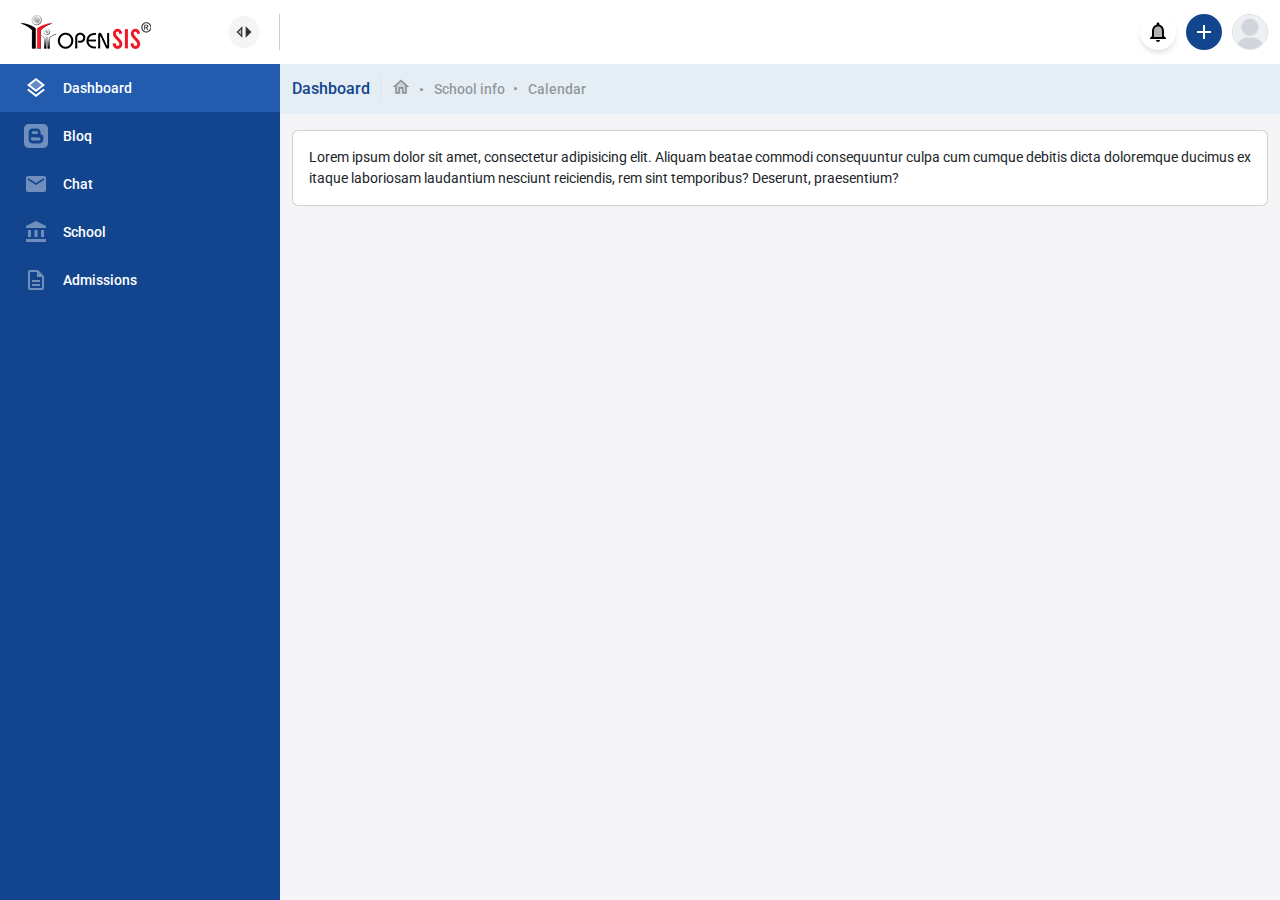
<file: user/panel.html>
<!DOCTYPE html>
<html lang="az">
<head>
    <meta charset="UTF-8">
    <link rel="icon" type="image/x-icon" href="../assets/custom/images/favicon.png">
    <link rel="stylesheet" type="text/css" href="../assets/common/toastify/toastify.min.css">
    <link rel="stylesheet" href="https://cdnjs.cloudflare.com/ajax/libs/font-awesome/6.5.1/css/all.min.css"
          integrity="sha512-DTOQO9RWCH3ppGqcWaEA1BIZOC6xxalwEsw9c2QQeAIftl+Vegovlnee1c9QX4TctnWMn13TZye+giMm8e2LwA=="
          crossorigin="anonymous" referrerpolicy="no-referrer"/>
    <link rel="stylesheet" href="../assets/common/bootstrap/css/bootstrap.min.css">
    <link rel="stylesheet" href="../assets/custom/css/panel.css">
    <title>openSIS | Panel</title>
</head>
<body>
<div class="page-wrapper">
    <aside>
        <div class="sidebar">
            <div class="header">
                <div class="logo">
                    <a href="panel.html">
                        <img class="full-logo" src="../assets/custom/images/logo-2.jpeg" alt="">
                        <img class="short-logo" src="../assets/custom/images/short-logo.jpeg" alt="">
                    </a>
                </div>
                <button type="button" id="sidebar-btn">
                    <svg xmlns="http://www.w3.org/2000/svg" xmlns:xlink="http://www.w3.org/1999/xlink" width="1em"
                         height="1em" preserveAspectRatio="xMidYMid meet" viewBox="0 0 24 24"
                         style="-ms-transform: rotate(360deg); -webkit-transform: rotate(360deg); transform: rotate(360deg);">
                        <path opacity=".3" d="M8.5 8.62v6.76L5.12 12L8.5 8.62" fill="currentColor"></path>
                        <path d="M8.5 8.62v6.76L5.12 12L8.5 8.62M10 5l-7 7l7 7V5zm4 0v14l7-7l-7-7z"
                              fill="currentColor"></path>
                    </svg>
                </button>
                <span class="vl"></span>
            </div>
            <nav>
                <ul>
                    <li class="active">
                        <a class="nav-link" href="#">
                        <span class="nav-icon">
                            <svg xmlns="http://www.w3.org/2000/svg" xmlns:xlink="http://www.w3.org/1999/xlink"
                                 width="1em" height="1em" preserveAspectRatio="xMidYMid meet" viewBox="0 0 24 24"
                                 style="-ms-transform: rotate(360deg); -webkit-transform: rotate(360deg); transform: rotate(360deg);"><path
                                    opacity=".3" d="M6.26 9L12 13.47L17.74 9L12 4.53z" fill="currentColor"></path><path
                                    d="M19.37 12.8l-7.38 5.74l-7.37-5.73L3 14.07l9 7l9-7zM12 2L3 9l1.63 1.27L12 16l7.36-5.73L21 9l-9-7zm0 11.47L6.26 9L12 4.53L17.74 9L12 13.47z"
                                    fill="currentColor"></path></svg>
                        </span>
                            <span class="nav-title">
                            Dashboard
                        </span>
                        </a>
                    </li>
                    <li>
                        <a class="nav-link" href="#l">
                        <span class="nav-icon">
                            <svg xmlns="http://www.w3.org/2000/svg" width="32" height="32" viewBox="0 0 1000 1000"><path
                                    fill="currentColor"
                                    d="M196.099.156C88.379.156.219 88.317.219 196.036v607.851c0 107.72 88.16 195.849 195.88 195.849H803.95c107.72 0 195.849-88.129 195.849-195.849V196.036C999.799 88.316 911.67.156 803.95.156zm338.012 186.777c94.026 7.596 148.647 68.316 155.146 145.948c5.05 39.953 3.637 69.6-2.127 91.418c53.633 1.773 116.39 25.822 120.388 113.098v85.911c-5.561 75.026-32.259 167.679-169.225 187.339c-30.84 4.427-65.452 1.464-110.345 1.157c-45.139-1.19-84.496-.975-118.917-.344c-138.941 2.545-215.468-58.535-216.185-189.28c-1.116-44.494.65-92.734.501-152.581c-.558-37.925-.768-77.544.094-114.381c.267-7.189-.671-15.069 1.22-22.807c5.98-84.295 73.682-133.698 152.706-144.665l186.745-.814zM377.963 304.192c-80.036 13.104-83.991 104.44 0 115.726h151.924c80.036-13.104 83.991-104.44 0-115.726zm-34.508 252.82c-82.395 12.791-83.607 116.536 2.941 127.271l279.1 1.001c81.695-12.682 81.454-116.322-2.941-127.302z"/></svg>
                        </span>
                            <span class="nav-title">
                            Bloq
                        </span>
                        </a>
                        <ul>
                            <li>
                                <a href="blog/index.html">Bütün postlar</a>
                            </li>
                            <li>
                                <a href="blog/add.html">Əlavə et</a>
                            </li>
                        </ul>
                    </li>
                    <li>
                        <a class="nav-link" href="chat/index.html">
                        <span class="nav-icon">
                            <svg xmlns="http://www.w3.org/2000/svg" xmlns:xlink="http://www.w3.org/1999/xlink"
                                 width="1em" height="1em" preserveAspectRatio="xMidYMid meet" viewBox="0 0 24 24"
                                 style="-ms-transform: rotate(360deg); -webkit-transform: rotate(360deg); transform: rotate(360deg);"><path
                                    d="M20 4H4c-1.1 0-1.99.9-1.99 2L2 18c0 1.1.9 2 2 2h16c1.1 0 2-.9 2-2V6c0-1.1-.9-2-2-2zm0 4l-8 5l-8-5V6l8 5l8-5v2z"
                                    fill="currentColor"></path></svg>
                        </span>
                            <span class="nav-title">
                            Chat
                        </span>
                        </a>
                    </li>
                    <li>
                        <a class="nav-link" href="#">
                        <span class="nav-icon">
                            <svg xmlns="http://www.w3.org/2000/svg" xmlns:xlink="http://www.w3.org/1999/xlink"
                                 width="1em" height="1em" preserveAspectRatio="xMidYMid meet" viewBox="0 0 24 24"
                                 style="-ms-transform: rotate(360deg); -webkit-transform: rotate(360deg); transform: rotate(360deg);"><path
                                    d="M4 10h3v7H4zm6.5 0h3v7h-3zM2 19h20v3H2zm15-9h3v7h-3zm-5-9L2 6v2h20V6z"
                                    fill="currentColor"></path></svg>
                        </span>
                            <span class="nav-title">
                            School
                        </span>
                        </a>
                        <ul>
                            <li>
                                <a href="#">School information</a>
                            </li>
                            <li>
                                <a href="#">Marking Periods</a>
                            </li>
                            <li>
                                <a href="#">Calendars</a>
                            </li>
                            <li>
                                <a href="#">Notices</a>
                            </li>
                            <li>
                                <a href="#">Mental health info</a>
                            </li>
                        </ul>
                    </li>
                    <li>
                        <a class="nav-link" href="#">
                        <span class="nav-icon">
                            <svg xmlns="http://www.w3.org/2000/svg" xmlns:xlink="http://www.w3.org/1999/xlink"
                                 width="1em" height="1em" preserveAspectRatio="xMidYMid meet" viewBox="0 0 24 24"
                                 style="-ms-transform: rotate(360deg); -webkit-transform: rotate(360deg); transform: rotate(360deg);"><path
                                    d="M8 16h8v2H8zm0-4h8v2H8zm6-10H6c-1.1 0-2 .9-2 2v16c0 1.1.89 2 1.99 2H18c1.1 0 2-.9 2-2V8l-6-6zm4 18H6V4h7v5h5v11z"
                                    fill="currentColor"></path></svg>
                        </span>
                            <span class="nav-title">
                            Admissions
                        </span>
                        </a>
                        <ul>
                            <li>
                                <a href="#">Dashboard</a>
                            </li>
                            <li>
                                <a href="#">Application Forms</a>
                            </li>
                            <li>
                                <a href="#">Applicants</a>
                            </li>
                        </ul>
                    </li>
                </ul>
            </nav>
        </div>
    </aside>
    <main class="main-content">
        <header>
            <div class="container-fluid">
                <button type="button" class="btn" id="mobile-sidebar-toggler">
                    <i class="fas fa-bars"></i>
                </button>
                <div class="d-flex">
                    <div class="user-info">
                        <h3></h3>
                    </div>
                    <div class="tools">
                        <ul>
                            <li>
                                <button type="button" data-bs-toggle="offcanvas" data-bs-target="#offcanvasNavbar"
                                        aria-controls="offcanvasNavbar" aria-label="Toggle navigation">
                                    <svg xmlns="http://www.w3.org/2000/svg" xmlns:xlink="http://www.w3.org/1999/xlink"
                                         width="1em" height="1em" preserveAspectRatio="xMidYMid meet"
                                         viewBox="0 0 24 24"
                                         style="-ms-transform: rotate(360deg); -webkit-transform: rotate(360deg); transform: rotate(360deg);">
                                        <path opacity=".3"
                                              d="M12 6.5c-2.49 0-4 2.02-4 4.5v6h8v-6c0-2.48-1.51-4.5-4-4.5z"
                                              fill="currentColor"></path>
                                        <path d="M12 22c1.1 0 2-.9 2-2h-4c0 1.1.9 2 2 2zm6-6v-5c0-3.07-1.63-5.64-4.5-6.32V4c0-.83-.67-1.5-1.5-1.5s-1.5.67-1.5 1.5v.68C7.64 5.36 6 7.92 6 11v5l-2 2v1h16v-1l-2-2zm-2 1H8v-6c0-2.48 1.51-4.5 4-4.5s4 2.02 4 4.5v6z"
                                              fill="currentColor"></path>
                                    </svg>
                                </button>
                                <div class="offcanvas offcanvas-end" tabindex="-1" id="offcanvasNavbar"
                                     aria-labelledby="offcanvasNavbarLabel">
                                    <div class="offcanvas-header">
                                        <h5 class="offcanvas-title" id="offcanvasNavbarLabel">Notifications</h5>
                                        <button type="button" class="btn-close" data-bs-dismiss="offcanvas"
                                                aria-label="Close">
                                            <i class="fas fa-close"></i>
                                        </button>
                                    </div>
                                    <div class="offcanvas-body">
                                        <ul class="navbar-nav justify-content-end flex-grow-1 pe-3">
                                            <li class="nav-item">
                                                <a class="nav-link" href="#">
                                                    <img src="../assets/custom/images/icon-upgrade.svg" alt="">
                                                    <span class="content">
                                                        <p>Billing and Fee management is now available as a beta release!</p>
                                                        <span>January 18, 2024</span>
                                                    </span>
                                                </a>
                                            </li>
                                            <li class="nav-item">
                                                <a class="nav-link" href="#">
                                                    <img src="../assets/custom/images/icon-upgrade.svg" alt="">
                                                    <span class="content">
                                                        <p>Billing and Fee management is now available as a beta release!</p>
                                                        <span>January 18, 2024</span>
                                                    </span>
                                                </a>
                                            </li>
                                            <li class="nav-item">
                                                <a class="nav-link" href="#">
                                                    <img src="../assets/custom/images/icon-upgrade.svg" alt="">
                                                    <span class="content">
                                                        <p>Billing and Fee management is now available as a beta release!</p>
                                                        <span>January 18, 2024</span>
                                                    </span>
                                                </a>
                                            </li>
                                            <li class="nav-item">
                                                <a class="nav-link" href="#">
                                                    <img src="../assets/custom/images/icon-upgrade.svg" alt="">
                                                    <span class="content">
                                                        <p>Billing and Fee management is now available as a beta release!</p>
                                                        <span>January 18, 2024</span>
                                                    </span>
                                                </a>
                                            </li>
                                            <li class="nav-item">
                                                <a class="nav-link" href="#">
                                                    <img src="../assets/custom/images/icon-upgrade.svg" alt="">
                                                    <span class="content">
                                                        <p>Billing and Fee management is now available as a beta release!</p>
                                                        <span>January 18, 2024</span>
                                                    </span>
                                                </a>
                                            </li>
                                            <li class="nav-item">
                                                <a class="nav-link" href="#">
                                                    <img src="../assets/custom/images/icon-upgrade.svg" alt="">
                                                    <span class="content">
                                                        <p>Billing and Fee management is now available as a beta release!</p>
                                                        <span>January 18, 2024</span>
                                                    </span>
                                                </a>
                                            </li>
                                            <li class="nav-item">
                                                <a class="nav-link" href="#">
                                                    <img src="../assets/custom/images/icon-upgrade.svg" alt="">
                                                    <span class="content">
                                                        <p>Billing and Fee management is now available as a beta release!</p>
                                                        <span>January 18, 2024</span>
                                                    </span>
                                                </a>
                                            </li>
                                        </ul>
                                    </div>
                                </div>
                            </li>
                            <li class="dropdown">
                                <button class="dropdown-toggle" type="button" data-bs-toggle="dropdown"
                                        aria-expanded="false">
                                    <svg xmlns="http://www.w3.org/2000/svg" xmlns:xlink="http://www.w3.org/1999/xlink"
                                         width="1em" height="1em" preserveAspectRatio="xMidYMid meet"
                                         viewBox="0 0 24 24"
                                         style="-ms-transform: rotate(360deg); -webkit-transform: rotate(360deg); transform: rotate(360deg); vertical-align: -0.125em;">
                                        <path d="M19 13h-6v6h-2v-6H5v-2h6V5h2v6h6v2z" fill="currentColor"></path>
                                    </svg>
                                </button>
                                <ul class="dropdown-menu create-menu">
                                    <li>
                                        <a href="#">
                                            <span class="menu-icon">
                                                <svg xmlns="http://www.w3.org/2000/svg"
                                                     xmlns:xlink="http://www.w3.org/1999/xlink" width="1em" height="1em"
                                                     preserveAspectRatio="xMidYMid meet" viewBox="0 0 24 24"
                                                     style="-ms-transform: rotate(360deg); -webkit-transform: rotate(360deg); transform: rotate(360deg);"><path
                                                        opacity=".3" d="M6.29 6l5.21-2.74L16.71 6z"
                                                        fill="currentColor"></path><path
                                                        d="M6.5 10h-2v7h2v-7zm6 0h-2v7h2v-7zm8.5 9H2v2h19v-2zm-2.5-9h-2v7h2v-7zm-7-9L2 6v2h19V6l-9.5-5zM6.29 6l5.21-2.74L16.71 6H6.29z"
                                                        fill="currentColor"></path></svg>
                                            </span>
                                            <span class="menu-title">
                                                School
                                            </span>
                                        </a>
                                    </li>
                                    <li>
                                        <a href="#">
                                            <span class="menu-icon">
                                                <svg xmlns="http://www.w3.org/2000/svg"
                                                     xmlns:xlink="http://www.w3.org/1999/xlink" width="1em" height="1em"
                                                     preserveAspectRatio="xMidYMid meet" viewBox="0 0 24 24"
                                                     style="-ms-transform: rotate(360deg); -webkit-transform: rotate(360deg); transform: rotate(360deg);"><path
                                                        opacity=".3"
                                                        d="M7 12.27v3.72l5 2.73l5-2.73v-3.72L12 15zM5.18 9L12 12.72L18.82 9L12 5.28z"
                                                        fill="currentColor"></path><path
                                                        d="M12 3L1 9l4 2.18v6L12 21l7-3.82v-6l2-1.09V17h2V9L12 3zm5 12.99l-5 2.73l-5-2.73v-3.72L12 15l5-2.73v3.72zm-5-3.27L5.18 9L12 5.28L18.82 9L12 12.72z"
                                                        fill="currentColor"></path></svg>
                                            </span>
                                            <span class="menu-title">
                                                Student
                                            </span>
                                        </a>
                                    </li>
                                    <li>
                                        <a href="#">
                                            <span class="menu-icon">
                                                <svg xmlns="http://www.w3.org/2000/svg"
                                                     xmlns:xlink="http://www.w3.org/1999/xlink" width="1em" height="1em"
                                                     preserveAspectRatio="xMidYMid meet" viewBox="0 0 24 24"
                                                     style="-ms-transform: rotate(360deg); -webkit-transform: rotate(360deg); transform: rotate(360deg);"><circle
                                                        cx="9" cy="8.5" opacity=".3" r="1.5"
                                                        fill="currentColor"></circle><path opacity=".3"
                                                                                           d="M4.34 17h9.32c-.84-.58-2.87-1.25-4.66-1.25s-3.82.67-4.66 1.25z"
                                                                                           fill="currentColor"></path><path
                                                        d="M9 12c1.93 0 3.5-1.57 3.5-3.5S10.93 5 9 5S5.5 6.57 5.5 8.5S7.07 12 9 12zm0-5c.83 0 1.5.67 1.5 1.5S9.83 10 9 10s-1.5-.67-1.5-1.5S8.17 7 9 7zm0 6.75c-2.34 0-7 1.17-7 3.5V19h14v-1.75c0-2.33-4.66-3.5-7-3.5zM4.34 17c.84-.58 2.87-1.25 4.66-1.25s3.82.67 4.66 1.25H4.34zm11.7-3.19c1.16.84 1.96 1.96 1.96 3.44V19h4v-1.75c0-2.02-3.5-3.17-5.96-3.44zM15 12c1.93 0 3.5-1.57 3.5-3.5S16.93 5 15 5c-.54 0-1.04.13-1.5.35c.63.89 1 1.98 1 3.15s-.37 2.26-1 3.15c.46.22.96.35 1.5.35z"
                                                        fill="currentColor"></path></svg>
                                            </span>
                                            <span class="menu-title">
                                                Staff
                                            </span>
                                        </a>
                                    </li>
                                    <li>
                                        <a href="#">
                                            <span class="menu-icon">
                                                <svg xmlns="http://www.w3.org/2000/svg"
                                                     xmlns:xlink="http://www.w3.org/1999/xlink" width="1em" height="1em"
                                                     preserveAspectRatio="xMidYMid meet" viewBox="0 0 24 24"
                                                     style="-ms-transform: rotate(360deg); -webkit-transform: rotate(360deg); transform: rotate(360deg);"><path
                                                        opacity=".3" d="M5 8h14V6H5z" fill="currentColor"></path><path
                                                        d="M19 4h-1V2h-2v2H8V2H6v2H5c-1.11 0-1.99.9-1.99 2L3 20a2 2 0 0 0 2 2h14c1.1 0 2-.9 2-2V6c0-1.1-.9-2-2-2zm0 16H5V10h14v10zm0-12H5V6h14v2zm-7 5h5v5h-5z"
                                                        fill="currentColor"></path></svg>
                                            </span>
                                            <span class="menu-title">
                                                Event
                                            </span>
                                        </a>
                                    </li>
                                    <li>
                                        <a href="#">
                                            <span class="menu-icon">
                                                <svg xmlns="http://www.w3.org/2000/svg"
                                                     xmlns:xlink="http://www.w3.org/1999/xlink" width="1em" height="1em"
                                                     preserveAspectRatio="xMidYMid meet" viewBox="0 0 24 24"
                                                     style="-ms-transform: rotate(360deg); -webkit-transform: rotate(360deg); transform: rotate(360deg);"><path
                                                        opacity=".3"
                                                        d="M5 5v14h14V5H5zm9 12H7v-2h7v2zm3-4H7v-2h10v2zm0-4H7V7h10v2z"
                                                        fill="currentColor"></path><path
                                                        d="M7 15h7v2H7zm0-4h10v2H7zm0-4h10v2H7zm12-4h-4.18C14.4 1.84 13.3 1 12 1c-1.3 0-2.4.84-2.82 2H5c-.14 0-.27.01-.4.04a2.008 2.008 0 0 0-1.44 1.19c-.1.24-.16.49-.16.77v14c0 .27.06.54.16.78s.25.45.43.64c.27.27.62.47 1.01.55c.13.02.26.03.4.03h14c1.1 0 2-.9 2-2V5c0-1.1-.9-2-2-2zm-7-.25c.41 0 .75.34.75.75s-.34.75-.75.75s-.75-.34-.75-.75s.34-.75.75-.75zM19 19H5V5h14v14z"
                                                        fill="currentColor"></path></svg>
                                            </span>
                                            <span class="menu-title">
                                                Notice
                                            </span>
                                        </a>
                                    </li>
                                    <li>
                                        <a href="#">
                                            <span class="menu-icon">
                                                <svg xmlns="http://www.w3.org/2000/svg"
                                                     xmlns:xlink="http://www.w3.org/1999/xlink" width="1em" height="1em"
                                                     preserveAspectRatio="xMidYMid meet" viewBox="0 0 24 24"
                                                     style="-ms-transform: rotate(360deg); -webkit-transform: rotate(360deg); transform: rotate(360deg);"><path
                                                        opacity=".3" d="M13 13l-3-2.25L7 13V4H6v16h12V4h-5z"
                                                        fill="currentColor"></path><path
                                                        d="M18 2H6c-1.1 0-2 .9-2 2v16c0 1.1.9 2 2 2h12c1.1 0 2-.9 2-2V4c0-1.1-.9-2-2-2zM9 4h2v5l-1-.75L9 9V4zm9 16H6V4h1v9l3-2.25L13 13V4h5v16z"
                                                        fill="currentColor"></path></svg>
                                            </span>
                                            <span class="menu-title">
                                                Course
                                            </span>
                                        </a>
                                    </li>
                                </ul>
                            </li>
                            <li class="dropdown">
                                <button class="dropdown-toggle" type="button" data-bs-toggle="dropdown"
                                        aria-expanded="false">
                                    <img src="../assets/custom/images/profilePic.jpg" alt="">
                                    <ul class="dropdown-menu">
                                        <li class="heading">
                                            <h3></h3>
                                            <span>Super admin</span>
                                        </li>
                                        <li>
                                            <a href="#" class="dropdown-item">
                                                <svg xmlns="http://www.w3.org/2000/svg" width="32" height="32"
                                                     viewBox="0 0 24 24">
                                                    <path fill="currentColor"
                                                          d="M7.077 16.077q-1.692 0-2.884-1.192Q3 13.693 3 12q0-1.691 1.193-2.885q1.192-1.193 2.884-1.193h3.038q.213 0 .357.144q.143.144.143.357t-.143.356q-.144.143-.357.143h-3.04q-1.267 0-2.171.904Q4 10.73 4 12t.904 2.173q.904.904 2.17.904h3.041q.213 0 .357.144q.143.144.143.357t-.143.356q-.144.143-.357.143zM9 12.5q-.213 0-.356-.144Q8.5 12.212 8.5 12t.144-.356Q8.787 11.5 9 11.5h6q.213 0 .356.144q.144.144.144.357t-.144.356q-.143.143-.356.143zm4.885 3.577q-.213 0-.357-.144q-.143-.144-.143-.357t.143-.356q.144-.143.357-.143h3.04q1.267 0 2.171-.904Q20 13.27 20 12t-.904-2.173q-.904-.904-2.17-.904h-3.041q-.213 0-.357-.144q-.143-.144-.143-.357t.143-.356q.144-.143.357-.143h3.038q1.692 0 2.885 1.192Q21 10.307 21 12q0 1.691-1.193 2.885q-1.192 1.193-2.884 1.193z"/>
                                                </svg>
                                                <span>
                                                    Link
                                                </span>
                                            </a>
                                        </li>
                                        <li>
                                            <a href="#" class="dropdown-item">
                                                <svg xmlns="http://www.w3.org/2000/svg" width="32" height="32"
                                                     viewBox="0 0 24 24">
                                                    <path fill="currentColor"
                                                          d="M7.077 16.077q-1.692 0-2.884-1.192Q3 13.693 3 12q0-1.691 1.193-2.885q1.192-1.193 2.884-1.193h3.038q.213 0 .357.144q.143.144.143.357t-.143.356q-.144.143-.357.143h-3.04q-1.267 0-2.171.904Q4 10.73 4 12t.904 2.173q.904.904 2.17.904h3.041q.213 0 .357.144q.143.144.143.357t-.143.356q-.144.143-.357.143zM9 12.5q-.213 0-.356-.144Q8.5 12.212 8.5 12t.144-.356Q8.787 11.5 9 11.5h6q.213 0 .356.144q.144.144.144.357t-.144.356q-.143.143-.356.143zm4.885 3.577q-.213 0-.357-.144q-.143-.144-.143-.357t.143-.356q.144-.143.357-.143h3.04q1.267 0 2.171-.904Q20 13.27 20 12t-.904-2.173q-.904-.904-2.17-.904h-3.041q-.213 0-.357-.144q-.143-.144-.143-.357t.143-.356q.144-.143.357-.143h3.038q1.692 0 2.885 1.192Q21 10.307 21 12q0 1.691-1.193 2.885q-1.192 1.193-2.884 1.193z"/>
                                                </svg>
                                                <span>Link</span>
                                            </a>
                                        </li>
                                        <li>
                                            <a href="#" id="logout-link" class="dropdown-item">
                                                <svg xmlns="http://www.w3.org/2000/svg" width="32" height="32"
                                                     viewBox="0 0 256 256">
                                                    <path fill="currentColor"
                                                          d="M110 216a6 6 0 0 1-6 6H48a14 14 0 0 1-14-14V48a14 14 0 0 1 14-14h56a6 6 0 0 1 0 12H48a2 2 0 0 0-2 2v160a2 2 0 0 0 2 2h56a6 6 0 0 1 6 6m110.24-92.24l-40-40a6 6 0 0 0-8.48 8.48L201.51 122H104a6 6 0 0 0 0 12h97.51l-29.75 29.76a6 6 0 1 0 8.48 8.48l40-40a6 6 0 0 0 0-8.48"/>
                                                </svg>
                                                <span>Çıxış</span>
                                            </a>
                                        </li>
                                    </ul>
                                </button>
                            </li>
                        </ul>
                    </div>
                </div>
            </div>
        </header>
        <div class="page-content">
            <div class="breadcrumb">
                <div class="container-fluid">
                    <h3>Dashboard</h3>
                    <nav>
                        <ul>
                            <li>
                                <a href="#">
                                    <svg xmlns="http://www.w3.org/2000/svg" xmlns:xlink="http://www.w3.org/1999/xlink"
                                         width="1em" height="1em" preserveAspectRatio="xMidYMid meet"
                                         viewBox="0 0 24 24"
                                         style="-ms-transform: rotate(360deg); -webkit-transform: rotate(360deg); transform: rotate(360deg); vertical-align: -0.125em;">
                                        <path d="M12 3L2 12h3v8h6v-6h2v6h6v-8h3L12 3zm5 15h-2v-6H9v6H7v-7.81l5-4.5l5 4.5V18z"
                                              fill="currentColor"></path>
                                        <path opacity=".3" d="M7 10.19V18h2v-6h6v6h2v-7.81l-5-4.5z"
                                              fill="currentColor"></path>
                                    </svg>
                                </a>
                            </li>
                            <li>
                                <a href="#">
                                    School info
                                </a>
                            </li>
                            <li>
                                <a href="#">
                                    Calendar
                                </a>
                            </li>
                        </ul>
                    </nav>
                </div>
            </div>
            <div class="container-fluid">
                <div class="page-view">
                    <div class="card">
                        <div class="card-body">
                            Lorem ipsum dolor sit amet, consectetur adipisicing elit. Aliquam beatae commodi
                            consequuntur culpa
                            cum
                            cumque debitis dicta doloremque ducimus ex itaque laboriosam laudantium nesciunt reiciendis,
                            rem
                            sint
                            temporibus? Deserunt, praesentium?
                        </div>
                    </div>
                </div>
            </div>
        </div>
    </main>
</div>

<script src="../assets/common/jquery/jquery-3.7.1.min.js"></script>
<script src="../assets/common/bootstrap/js/bootstrap.bundle.min.js"></script>
<script src="../assets/common/axios/axios.min.js"></script>
<script src="../assets/common/toastify/toastify.js"></script>
<script src="../assets/custom/js/helpers.js"></script>
<script src="../assets/custom/js/panel.js"></script>
</body>
</html>
</file>
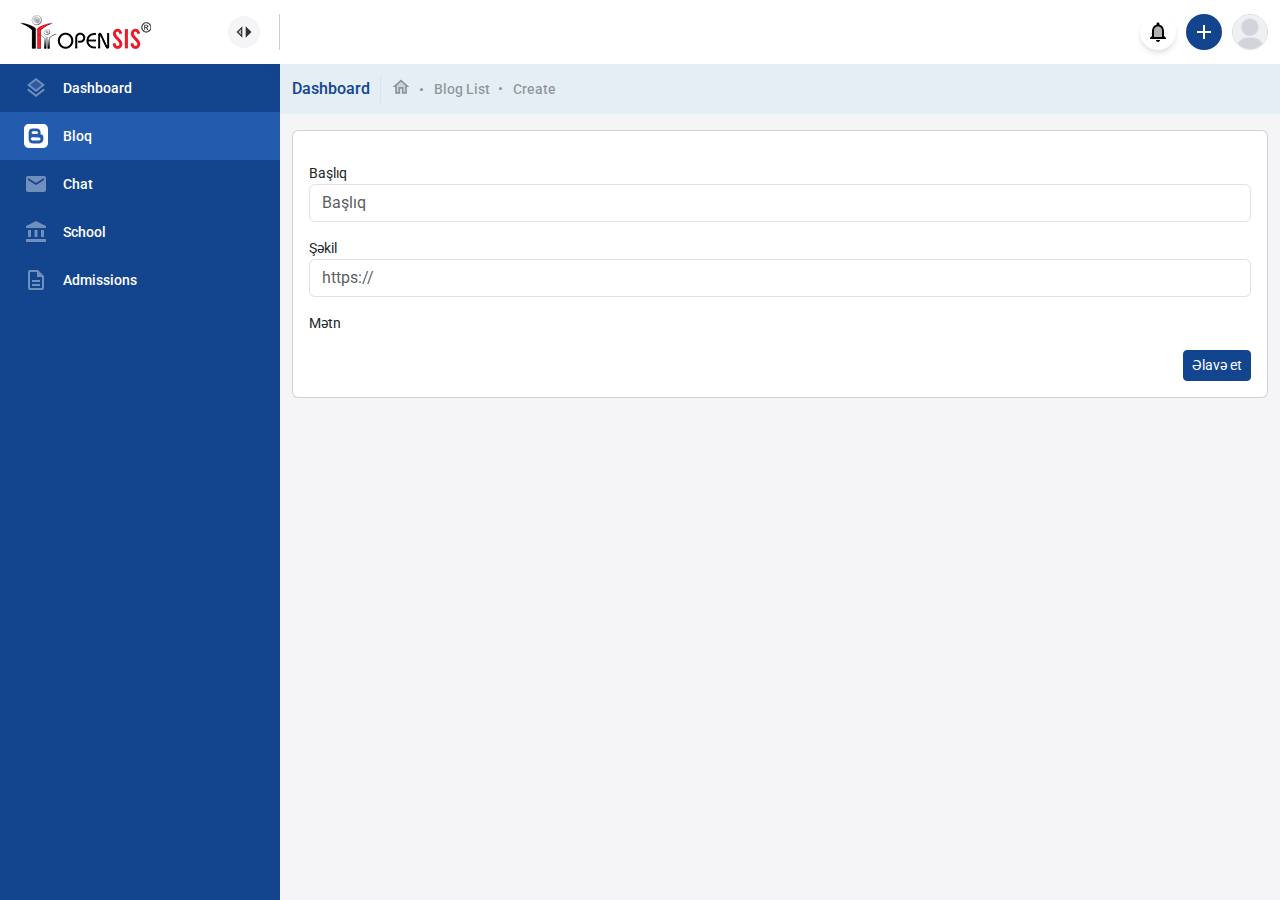
<file: admin/blog/add.html>
<!DOCTYPE html>
<html lang="az">
<head>
    <meta charset="UTF-8">
    <link rel="icon" type="image/x-icon" href="../../assets/custom/images/favicon.png">
    <script src="https://cdn.ckeditor.com/ckeditor5/41.0.0/classic/ckeditor.js"></script>
    <link rel="stylesheet" type="text/css" href="../../assets/common/toastify/toastify.min.css">
    <link rel="stylesheet" href="https://cdnjs.cloudflare.com/ajax/libs/font-awesome/6.5.1/css/all.min.css"
          integrity="sha512-DTOQO9RWCH3ppGqcWaEA1BIZOC6xxalwEsw9c2QQeAIftl+Vegovlnee1c9QX4TctnWMn13TZye+giMm8e2LwA=="
          crossorigin="anonymous" referrerpolicy="no-referrer"/>
    <link rel="stylesheet" href="../../assets/common/bootstrap/css/bootstrap.min.css">
    <link rel="stylesheet" href="../../assets/custom/css/panel.css">
    <title>openSIS | Blog Post Create</title>
</head>
<body>


<div class="page-wrapper">
    <aside>
        <div class="sidebar">
            <div class="header">
                <div class="logo">
                    <a href="../panel.html">
                        <img class="full-logo" src="../../assets/custom/images/logo-2.jpeg" alt="">
                        <img class="short-logo" src="../../assets/custom/images/short-logo.jpeg" alt="">
                    </a>
                </div>
                <button type="button" id="sidebar-btn">
                    <svg xmlns="http://www.w3.org/2000/svg" xmlns:xlink="http://www.w3.org/1999/xlink" width="1em"
                         height="1em" preserveAspectRatio="xMidYMid meet" viewBox="0 0 24 24"
                         style="-ms-transform: rotate(360deg); -webkit-transform: rotate(360deg); transform: rotate(360deg);">
                        <path opacity=".3" d="M8.5 8.62v6.76L5.12 12L8.5 8.62" fill="currentColor"></path>
                        <path d="M8.5 8.62v6.76L5.12 12L8.5 8.62M10 5l-7 7l7 7V5zm4 0v14l7-7l-7-7z"
                              fill="currentColor"></path>
                    </svg>
                </button>
                <span class="vl"></span>
            </div>
            <nav>
                <ul>
                    <li>
                        <a class="nav-link" href="../panel.html">
                        <span class="nav-icon">
                            <svg xmlns="http://www.w3.org/2000/svg" xmlns:xlink="http://www.w3.org/1999/xlink"
                                 width="1em" height="1em" preserveAspectRatio="xMidYMid meet" viewBox="0 0 24 24"
                                 style="-ms-transform: rotate(360deg); -webkit-transform: rotate(360deg); transform: rotate(360deg);"><path
                                    opacity=".3" d="M6.26 9L12 13.47L17.74 9L12 4.53z" fill="currentColor"></path><path
                                    d="M19.37 12.8l-7.38 5.74l-7.37-5.73L3 14.07l9 7l9-7zM12 2L3 9l1.63 1.27L12 16l7.36-5.73L21 9l-9-7zm0 11.47L6.26 9L12 4.53L17.74 9L12 13.47z"
                                    fill="currentColor"></path></svg>
                        </span>
                            <span class="nav-title">
                            Dashboard
                        </span>
                        </a>
                    </li>
                    <li class="active">
                        <a class="nav-link" href="#l">
                        <span class="nav-icon">
                            <svg xmlns="http://www.w3.org/2000/svg" width="32" height="32" viewBox="0 0 1000 1000"><path
                                    fill="currentColor"
                                    d="M196.099.156C88.379.156.219 88.317.219 196.036v607.851c0 107.72 88.16 195.849 195.88 195.849H803.95c107.72 0 195.849-88.129 195.849-195.849V196.036C999.799 88.316 911.67.156 803.95.156zm338.012 186.777c94.026 7.596 148.647 68.316 155.146 145.948c5.05 39.953 3.637 69.6-2.127 91.418c53.633 1.773 116.39 25.822 120.388 113.098v85.911c-5.561 75.026-32.259 167.679-169.225 187.339c-30.84 4.427-65.452 1.464-110.345 1.157c-45.139-1.19-84.496-.975-118.917-.344c-138.941 2.545-215.468-58.535-216.185-189.28c-1.116-44.494.65-92.734.501-152.581c-.558-37.925-.768-77.544.094-114.381c.267-7.189-.671-15.069 1.22-22.807c5.98-84.295 73.682-133.698 152.706-144.665l186.745-.814zM377.963 304.192c-80.036 13.104-83.991 104.44 0 115.726h151.924c80.036-13.104 83.991-104.44 0-115.726zm-34.508 252.82c-82.395 12.791-83.607 116.536 2.941 127.271l279.1 1.001c81.695-12.682 81.454-116.322-2.941-127.302z"/></svg>
                        </span>
                            <span class="nav-title">
                            Bloq
                        </span>
                        </a>
                        <ul>
                            <li>
                                <a href="index.html">Bütün postlar</a>

                            </li>
                            <li>
                                <a href="add.html">Əlavə et</a>
                            </li>
                        </ul>
                    </li>
                    <li>
                        <a class="nav-link" href="../chat/index.html">
                        <span class="nav-icon">
                            <svg xmlns="http://www.w3.org/2000/svg" xmlns:xlink="http://www.w3.org/1999/xlink"
                                 width="1em" height="1em" preserveAspectRatio="xMidYMid meet" viewBox="0 0 24 24"
                                 style="-ms-transform: rotate(360deg); -webkit-transform: rotate(360deg); transform: rotate(360deg);"><path
                                    d="M20 4H4c-1.1 0-1.99.9-1.99 2L2 18c0 1.1.9 2 2 2h16c1.1 0 2-.9 2-2V6c0-1.1-.9-2-2-2zm0 4l-8 5l-8-5V6l8 5l8-5v2z"
                                    fill="currentColor"></path></svg>
                        </span>
                            <span class="nav-title">
                            Chat
                        </span>
                        </a>
                    </li>
                    <li>
                        <a class="nav-link" href="#">
                        <span class="nav-icon">
                            <svg xmlns="http://www.w3.org/2000/svg" xmlns:xlink="http://www.w3.org/1999/xlink"
                                 width="1em" height="1em" preserveAspectRatio="xMidYMid meet" viewBox="0 0 24 24"
                                 style="-ms-transform: rotate(360deg); -webkit-transform: rotate(360deg); transform: rotate(360deg);"><path
                                    d="M4 10h3v7H4zm6.5 0h3v7h-3zM2 19h20v3H2zm15-9h3v7h-3zm-5-9L2 6v2h20V6z"
                                    fill="currentColor"></path></svg>
                        </span>
                            <span class="nav-title">
                            School
                        </span>
                        </a>
                        <ul>
                            <li>
                                <a href="#">School information</a>
                            </li>
                            <li>
                                <a href="#">Marking Periods</a>
                            </li>
                            <li>
                                <a href="#">Calendars</a>
                            </li>
                            <li>
                                <a href="#">Notices</a>
                            </li>
                            <li>
                                <a href="#">Mental health info</a>
                            </li>
                        </ul>
                    </li>
                    <li>
                        <a class="nav-link" href="#">
                        <span class="nav-icon">
                            <svg xmlns="http://www.w3.org/2000/svg" xmlns:xlink="http://www.w3.org/1999/xlink"
                                 width="1em" height="1em" preserveAspectRatio="xMidYMid meet" viewBox="0 0 24 24"
                                 style="-ms-transform: rotate(360deg); -webkit-transform: rotate(360deg); transform: rotate(360deg);"><path
                                    d="M8 16h8v2H8zm0-4h8v2H8zm6-10H6c-1.1 0-2 .9-2 2v16c0 1.1.89 2 1.99 2H18c1.1 0 2-.9 2-2V8l-6-6zm4 18H6V4h7v5h5v11z"
                                    fill="currentColor"></path></svg>
                        </span>
                            <span class="nav-title">
                            Admissions
                        </span>
                        </a>
                        <ul>
                            <li>
                                <a href="#">Dashboard</a>
                            </li>
                            <li>
                                <a href="#">Application Forms</a>
                            </li>
                            <li>
                                <a href="#">Applicants</a>
                            </li>
                        </ul>
                    </li>
                </ul>
            </nav>
        </div>
    </aside>
    <main class="main-content">
        <header>
            <div class="container-fluid">
                <button type="button" class="btn" id="mobile-sidebar-toggler">
                    <i class="fas fa-bars"></i>
                </button>
                <div class="d-flex">
                    <div class="user-info">
                        <h3></h3>
                    </div>
                    <div class="tools">
                        <ul>
                            <li>
                                <button type="button" data-bs-toggle="offcanvas" data-bs-target="#offcanvasNavbar"
                                        aria-controls="offcanvasNavbar" aria-label="Toggle navigation">
                                    <svg xmlns="http://www.w3.org/2000/svg" xmlns:xlink="http://www.w3.org/1999/xlink"
                                         width="1em" height="1em" preserveAspectRatio="xMidYMid meet"
                                         viewBox="0 0 24 24"
                                         style="-ms-transform: rotate(360deg); -webkit-transform: rotate(360deg); transform: rotate(360deg);">
                                        <path opacity=".3"
                                              d="M12 6.5c-2.49 0-4 2.02-4 4.5v6h8v-6c0-2.48-1.51-4.5-4-4.5z"
                                              fill="currentColor"></path>
                                        <path d="M12 22c1.1 0 2-.9 2-2h-4c0 1.1.9 2 2 2zm6-6v-5c0-3.07-1.63-5.64-4.5-6.32V4c0-.83-.67-1.5-1.5-1.5s-1.5.67-1.5 1.5v.68C7.64 5.36 6 7.92 6 11v5l-2 2v1h16v-1l-2-2zm-2 1H8v-6c0-2.48 1.51-4.5 4-4.5s4 2.02 4 4.5v6z"
                                              fill="currentColor"></path>
                                    </svg>
                                </button>
                                <div class="offcanvas offcanvas-end" tabindex="-1" id="offcanvasNavbar"
                                     aria-labelledby="offcanvasNavbarLabel">
                                    <div class="offcanvas-header">
                                        <h5 class="offcanvas-title" id="offcanvasNavbarLabel">Notifications</h5>
                                        <button type="button" class="btn-close" data-bs-dismiss="offcanvas"
                                                aria-label="Close">
                                            <i class="fas fa-close"></i>
                                        </button>
                                    </div>
                                    <div class="offcanvas-body">
                                        <ul class="navbar-nav justify-content-end flex-grow-1 pe-3">
                                            <li class="nav-item">
                                                <a class="nav-link" href="#">
                                                    <img src="../../assets/custom/images/icon-upgrade.svg" alt="">
                                                    <span class="content">
                                                        <p>Billing and Fee management is now available as a beta release!</p>
                                                        <span>January 18, 2024</span>
                                                    </span>
                                                </a>
                                            </li>
                                            <li class="nav-item">
                                                <a class="nav-link" href="#">
                                                    <img src="../../assets/custom/images/icon-upgrade.svg" alt="">
                                                    <span class="content">
                                                        <p>Billing and Fee management is now available as a beta release!</p>
                                                        <span>January 18, 2024</span>
                                                    </span>
                                                </a>
                                            </li>
                                            <li class="nav-item">
                                                <a class="nav-link" href="#">
                                                    <img src="../../assets/custom/images/icon-upgrade.svg" alt="">
                                                    <span class="content">
                                                        <p>Billing and Fee management is now available as a beta release!</p>
                                                        <span>January 18, 2024</span>
                                                    </span>
                                                </a>
                                            </li>
                                            <li class="nav-item">
                                                <a class="nav-link" href="#">
                                                    <img src="../../assets/custom/images/icon-upgrade.svg" alt="">
                                                    <span class="content">
                                                        <p>Billing and Fee management is now available as a beta release!</p>
                                                        <span>January 18, 2024</span>
                                                    </span>
                                                </a>
                                            </li>
                                            <li class="nav-item">
                                                <a class="nav-link" href="#">
                                                    <img src="../../assets/custom/images/icon-upgrade.svg" alt="">
                                                    <span class="content">
                                                        <p>Billing and Fee management is now available as a beta release!</p>
                                                        <span>January 18, 2024</span>
                                                    </span>
                                                </a>
                                            </li>
                                            <li class="nav-item">
                                                <a class="nav-link" href="#">
                                                    <img src="../../assets/custom/images/icon-upgrade.svg" alt="">
                                                    <span class="content">
                                                        <p>Billing and Fee management is now available as a beta release!</p>
                                                        <span>January 18, 2024</span>
                                                    </span>
                                                </a>
                                            </li>
                                            <li class="nav-item">
                                                <a class="nav-link" href="#">
                                                    <img src="../../assets/custom/images/icon-upgrade.svg" alt="">
                                                    <span class="content">
                                                        <p>Billing and Fee management is now available as a beta release!</p>
                                                        <span>January 18, 2024</span>
                                                    </span>
                                                </a>
                                            </li>
                                        </ul>
                                    </div>
                                </div>
                            </li>
                            <li class="dropdown">
                                <button class="dropdown-toggle" type="button" data-bs-toggle="dropdown"
                                        aria-expanded="false">
                                    <svg xmlns="http://www.w3.org/2000/svg" xmlns:xlink="http://www.w3.org/1999/xlink"
                                         width="1em" height="1em" preserveAspectRatio="xMidYMid meet"
                                         viewBox="0 0 24 24"
                                         style="-ms-transform: rotate(360deg); -webkit-transform: rotate(360deg); transform: rotate(360deg); vertical-align: -0.125em;">
                                        <path d="M19 13h-6v6h-2v-6H5v-2h6V5h2v6h6v2z" fill="currentColor"></path>
                                    </svg>
                                </button>
                                <ul class="dropdown-menu create-menu">
                                    <li>
                                        <a href="#">
                                            <span class="menu-icon">
                                                <svg xmlns="http://www.w3.org/2000/svg"
                                                     xmlns:xlink="http://www.w3.org/1999/xlink" width="1em" height="1em"
                                                     preserveAspectRatio="xMidYMid meet" viewBox="0 0 24 24"
                                                     style="-ms-transform: rotate(360deg); -webkit-transform: rotate(360deg); transform: rotate(360deg);"><path
                                                        opacity=".3" d="M6.29 6l5.21-2.74L16.71 6z"
                                                        fill="currentColor"></path><path
                                                        d="M6.5 10h-2v7h2v-7zm6 0h-2v7h2v-7zm8.5 9H2v2h19v-2zm-2.5-9h-2v7h2v-7zm-7-9L2 6v2h19V6l-9.5-5zM6.29 6l5.21-2.74L16.71 6H6.29z"
                                                        fill="currentColor"></path></svg>
                                            </span>
                                            <span class="menu-title">
                                                School
                                            </span>
                                        </a>
                                    </li>
                                    <li>
                                        <a href="#">
                                            <span class="menu-icon">
                                                <svg xmlns="http://www.w3.org/2000/svg"
                                                     xmlns:xlink="http://www.w3.org/1999/xlink" width="1em" height="1em"
                                                     preserveAspectRatio="xMidYMid meet" viewBox="0 0 24 24"
                                                     style="-ms-transform: rotate(360deg); -webkit-transform: rotate(360deg); transform: rotate(360deg);"><path
                                                        opacity=".3"
                                                        d="M7 12.27v3.72l5 2.73l5-2.73v-3.72L12 15zM5.18 9L12 12.72L18.82 9L12 5.28z"
                                                        fill="currentColor"></path><path
                                                        d="M12 3L1 9l4 2.18v6L12 21l7-3.82v-6l2-1.09V17h2V9L12 3zm5 12.99l-5 2.73l-5-2.73v-3.72L12 15l5-2.73v3.72zm-5-3.27L5.18 9L12 5.28L18.82 9L12 12.72z"
                                                        fill="currentColor"></path></svg>
                                            </span>
                                            <span class="menu-title">
                                                Student
                                            </span>
                                        </a>
                                    </li>
                                    <li>
                                        <a href="#">
                                            <span class="menu-icon">
                                                <svg xmlns="http://www.w3.org/2000/svg"
                                                     xmlns:xlink="http://www.w3.org/1999/xlink" width="1em" height="1em"
                                                     preserveAspectRatio="xMidYMid meet" viewBox="0 0 24 24"
                                                     style="-ms-transform: rotate(360deg); -webkit-transform: rotate(360deg); transform: rotate(360deg);"><circle
                                                        cx="9" cy="8.5" opacity=".3" r="1.5"
                                                        fill="currentColor"></circle><path opacity=".3"
                                                                                           d="M4.34 17h9.32c-.84-.58-2.87-1.25-4.66-1.25s-3.82.67-4.66 1.25z"
                                                                                           fill="currentColor"></path><path
                                                        d="M9 12c1.93 0 3.5-1.57 3.5-3.5S10.93 5 9 5S5.5 6.57 5.5 8.5S7.07 12 9 12zm0-5c.83 0 1.5.67 1.5 1.5S9.83 10 9 10s-1.5-.67-1.5-1.5S8.17 7 9 7zm0 6.75c-2.34 0-7 1.17-7 3.5V19h14v-1.75c0-2.33-4.66-3.5-7-3.5zM4.34 17c.84-.58 2.87-1.25 4.66-1.25s3.82.67 4.66 1.25H4.34zm11.7-3.19c1.16.84 1.96 1.96 1.96 3.44V19h4v-1.75c0-2.02-3.5-3.17-5.96-3.44zM15 12c1.93 0 3.5-1.57 3.5-3.5S16.93 5 15 5c-.54 0-1.04.13-1.5.35c.63.89 1 1.98 1 3.15s-.37 2.26-1 3.15c.46.22.96.35 1.5.35z"
                                                        fill="currentColor"></path></svg>
                                            </span>
                                            <span class="menu-title">
                                                Staff
                                            </span>
                                        </a>
                                    </li>
                                    <li>
                                        <a href="#">
                                            <span class="menu-icon">
                                                <svg xmlns="http://www.w3.org/2000/svg"
                                                     xmlns:xlink="http://www.w3.org/1999/xlink" width="1em" height="1em"
                                                     preserveAspectRatio="xMidYMid meet" viewBox="0 0 24 24"
                                                     style="-ms-transform: rotate(360deg); -webkit-transform: rotate(360deg); transform: rotate(360deg);"><path
                                                        opacity=".3" d="M5 8h14V6H5z" fill="currentColor"></path><path
                                                        d="M19 4h-1V2h-2v2H8V2H6v2H5c-1.11 0-1.99.9-1.99 2L3 20a2 2 0 0 0 2 2h14c1.1 0 2-.9 2-2V6c0-1.1-.9-2-2-2zm0 16H5V10h14v10zm0-12H5V6h14v2zm-7 5h5v5h-5z"
                                                        fill="currentColor"></path></svg>
                                            </span>
                                            <span class="menu-title">
                                                Event
                                            </span>
                                        </a>
                                    </li>
                                    <li>
                                        <a href="#">
                                            <span class="menu-icon">
                                                <svg xmlns="http://www.w3.org/2000/svg"
                                                     xmlns:xlink="http://www.w3.org/1999/xlink" width="1em" height="1em"
                                                     preserveAspectRatio="xMidYMid meet" viewBox="0 0 24 24"
                                                     style="-ms-transform: rotate(360deg); -webkit-transform: rotate(360deg); transform: rotate(360deg);"><path
                                                        opacity=".3"
                                                        d="M5 5v14h14V5H5zm9 12H7v-2h7v2zm3-4H7v-2h10v2zm0-4H7V7h10v2z"
                                                        fill="currentColor"></path><path
                                                        d="M7 15h7v2H7zm0-4h10v2H7zm0-4h10v2H7zm12-4h-4.18C14.4 1.84 13.3 1 12 1c-1.3 0-2.4.84-2.82 2H5c-.14 0-.27.01-.4.04a2.008 2.008 0 0 0-1.44 1.19c-.1.24-.16.49-.16.77v14c0 .27.06.54.16.78s.25.45.43.64c.27.27.62.47 1.01.55c.13.02.26.03.4.03h14c1.1 0 2-.9 2-2V5c0-1.1-.9-2-2-2zm-7-.25c.41 0 .75.34.75.75s-.34.75-.75.75s-.75-.34-.75-.75s.34-.75.75-.75zM19 19H5V5h14v14z"
                                                        fill="currentColor"></path></svg>
                                            </span>
                                            <span class="menu-title">
                                                Notice
                                            </span>
                                        </a>
                                    </li>
                                    <li>
                                        <a href="#">
                                            <span class="menu-icon">
                                                <svg xmlns="http://www.w3.org/2000/svg"
                                                     xmlns:xlink="http://www.w3.org/1999/xlink" width="1em" height="1em"
                                                     preserveAspectRatio="xMidYMid meet" viewBox="0 0 24 24"
                                                     style="-ms-transform: rotate(360deg); -webkit-transform: rotate(360deg); transform: rotate(360deg);"><path
                                                        opacity=".3" d="M13 13l-3-2.25L7 13V4H6v16h12V4h-5z"
                                                        fill="currentColor"></path><path
                                                        d="M18 2H6c-1.1 0-2 .9-2 2v16c0 1.1.9 2 2 2h12c1.1 0 2-.9 2-2V4c0-1.1-.9-2-2-2zM9 4h2v5l-1-.75L9 9V4zm9 16H6V4h1v9l3-2.25L13 13V4h5v16z"
                                                        fill="currentColor"></path></svg>
                                            </span>
                                            <span class="menu-title">
                                                Course
                                            </span>
                                        </a>
                                    </li>
                                </ul>
                            </li>
                            <li class="dropdown">
                                <button class="dropdown-toggle" type="button" data-bs-toggle="dropdown"
                                        aria-expanded="false">
                                    <img src="../../assets/custom/images/profilePic.jpg" alt="">
                                    <ul class="dropdown-menu">
                                        <li class="heading">
                                            <h3></h3>
                                            <span>Super admin</span>
                                        </li>
                                        <li>
                                            <a href="#" class="dropdown-item">
                                                <svg xmlns="http://www.w3.org/2000/svg" width="32" height="32"
                                                     viewBox="0 0 24 24">
                                                    <path fill="currentColor"
                                                          d="M7.077 16.077q-1.692 0-2.884-1.192Q3 13.693 3 12q0-1.691 1.193-2.885q1.192-1.193 2.884-1.193h3.038q.213 0 .357.144q.143.144.143.357t-.143.356q-.144.143-.357.143h-3.04q-1.267 0-2.171.904Q4 10.73 4 12t.904 2.173q.904.904 2.17.904h3.041q.213 0 .357.144q.143.144.143.357t-.143.356q-.144.143-.357.143zM9 12.5q-.213 0-.356-.144Q8.5 12.212 8.5 12t.144-.356Q8.787 11.5 9 11.5h6q.213 0 .356.144q.144.144.144.357t-.144.356q-.143.143-.356.143zm4.885 3.577q-.213 0-.357-.144q-.143-.144-.143-.357t.143-.356q.144-.143.357-.143h3.04q1.267 0 2.171-.904Q20 13.27 20 12t-.904-2.173q-.904-.904-2.17-.904h-3.041q-.213 0-.357-.144q-.143-.144-.143-.357t.143-.356q.144-.143.357-.143h3.038q1.692 0 2.885 1.192Q21 10.307 21 12q0 1.691-1.193 2.885q-1.192 1.193-2.884 1.193z"/>
                                                </svg>
                                                <span>
                                                    Link
                                                </span>
                                            </a>
                                        </li>
                                        <li>
                                            <a href="#" class="dropdown-item">
                                                <svg xmlns="http://www.w3.org/2000/svg" width="32" height="32"
                                                     viewBox="0 0 24 24">
                                                    <path fill="currentColor"
                                                          d="M7.077 16.077q-1.692 0-2.884-1.192Q3 13.693 3 12q0-1.691 1.193-2.885q1.192-1.193 2.884-1.193h3.038q.213 0 .357.144q.143.144.143.357t-.143.356q-.144.143-.357.143h-3.04q-1.267 0-2.171.904Q4 10.73 4 12t.904 2.173q.904.904 2.17.904h3.041q.213 0 .357.144q.143.144.143.357t-.143.356q-.144.143-.357.143zM9 12.5q-.213 0-.356-.144Q8.5 12.212 8.5 12t.144-.356Q8.787 11.5 9 11.5h6q.213 0 .356.144q.144.144.144.357t-.144.356q-.143.143-.356.143zm4.885 3.577q-.213 0-.357-.144q-.143-.144-.143-.357t.143-.356q.144-.143.357-.143h3.04q1.267 0 2.171-.904Q20 13.27 20 12t-.904-2.173q-.904-.904-2.17-.904h-3.041q-.213 0-.357-.144q-.143-.144-.143-.357t.143-.356q.144-.143.357-.143h3.038q1.692 0 2.885 1.192Q21 10.307 21 12q0 1.691-1.193 2.885q-1.192 1.193-2.884 1.193z"/>
                                                </svg>
                                                <span>Link</span>
                                            </a>
                                        </li>
                                        <li>
                                            <a href="#" id="logout-link" class="dropdown-item">
                                                <svg xmlns="http://www.w3.org/2000/svg" width="32" height="32"
                                                     viewBox="0 0 256 256">
                                                    <path fill="currentColor"
                                                          d="M110 216a6 6 0 0 1-6 6H48a14 14 0 0 1-14-14V48a14 14 0 0 1 14-14h56a6 6 0 0 1 0 12H48a2 2 0 0 0-2 2v160a2 2 0 0 0 2 2h56a6 6 0 0 1 6 6m110.24-92.24l-40-40a6 6 0 0 0-8.48 8.48L201.51 122H104a6 6 0 0 0 0 12h97.51l-29.75 29.76a6 6 0 1 0 8.48 8.48l40-40a6 6 0 0 0 0-8.48"/>
                                                </svg>
                                                <span>Çıxış</span>
                                            </a>
                                        </li>
                                    </ul>
                                </button>
                            </li>
                        </ul>
                    </div>
                </div>
            </div>
        </header>
        <div class="page-content">
            <div class="breadcrumb">
                <div class="container-fluid">
                    <h3>Dashboard</h3>
                    <nav>
                        <ul>
                            <li>
                                <a href="../panel.html">
                                    <svg xmlns="http://www.w3.org/2000/svg" xmlns:xlink="http://www.w3.org/1999/xlink"
                                         width="1em" height="1em" preserveAspectRatio="xMidYMid meet"
                                         viewBox="0 0 24 24"
                                         style="-ms-transform: rotate(360deg); -webkit-transform: rotate(360deg); transform: rotate(360deg); vertical-align: -0.125em;">
                                        <path d="M12 3L2 12h3v8h6v-6h2v6h6v-8h3L12 3zm5 15h-2v-6H9v6H7v-7.81l5-4.5l5 4.5V18z"
                                              fill="currentColor"></path>
                                        <path opacity=".3" d="M7 10.19V18h2v-6h6v6h2v-7.81l-5-4.5z"
                                              fill="currentColor"></path>
                                    </svg>
                                </a>
                            </li>
                            <li>
                                <a href="index.html">
                                    Blog List
                                </a>
                            </li>
                            <li>
                                <a href="#">
                                    Create
                                </a>
                            </li>
                        </ul>
                    </nav>
                </div>
            </div>
            <div class="container-fluid">
                <div class="page-view">
                    <div class="card">
                        <div class="card-body">
                            <form id="post-create-form">
                                <div class="mt-3">
                                    <label for="title">Başlıq</label>
                                    <input type="text" id="title" class="form-control" placeholder="Başlıq" required>
                                </div>
                                <div class="mt-3">
                                    <label for="image">Şəkil</label>
                                    <input type="url" id="image" placeholder="https://" class="form-control" required>
                                </div>
                                <div class="mt-3">
                                    <label for="image">Mətn</label>
                                    <div id="editor"></div>
                                </div>
                                <div class="mt-3 d-flex flex-row-reverse">
                                    <button type="submit"
                                            class="btn btn-sm btn-primary d-flex align-items-center justify-content-center">
                                        Əlavə et
                                        <div class="m-lg-1 loading">
                                            <span class="spinner-border spinner-border-sm" aria-hidden="true"></span>
                                            <span class="visually-hidden" role="status">Loading...</span>
                                        </div>
                                    </button>
                                </div>
                            </form>
                        </div>
                    </div>
                </div>
            </div>
        </div>
    </main>
</div>

<script src="../../assets/common/jquery/jquery-3.7.1.min.js"></script>
<script src="../../assets/common/bootstrap/js/bootstrap.bundle.min.js"></script>
<script src="../../assets/common/axios/axios.min.js"></script>
<script src="../../assets/common/toastify/toastify.js"></script>
<script src="../../assets/custom/js/helpers.js"></script>
<script src="../../assets/custom/js/panel.js"></script>
<script>
    $(function () {
        let editor;

        function setLoading(action = true) {
            if (action) {
                $('#post-create-form .btn-primary').prop('disabled', true)
                $('#post-create-form .loading').show()
            } else {
                $('#post-create-form .btn-primary').prop('disabled', false)
                $('#post-create-form .loading').hide()
            }
        }

        ClassicEditor
            .create(document.querySelector('#editor'))
            .then(newEditor => {
                editor = newEditor;
            })
            .catch(error => {
                console.error(error);
            });


        $('#post-create-form').on('submit', function (e) {
            e.preventDefault()
            let user = localStorage.getItem('user')
            if (user) {
                user = JSON.parse(user)
            }
            const title = $('#title').val()
            const image = $('#image').val()
            const text = editor.getData()

            if (!title) {
                showError('Post başlığı yazılmayıb')
            } else if (!image) {
                showError('Post üçün şəkil linki daxil edilməyib')
            } else if (!text) {
                showError('Post mətni yazılmayıb')
            } else if (text.length < 3) {
                showError('Post mətni ən az 3 simvol olmalıdır')
            } else {
                setLoading(true)
                const post = {
                    user_id: user.id,
                    title: title,
                    image: image,
                    text: text,
                    status: 'published',
                    views: 0,
                    created_at: new Date()
                }
                console.log('post', post)

                customAxios.post('/posts', post)
                    .then(res => {
                        showSuccess('Post uğurla əlavə edildi')
                        console.log('res', res)
                    })
                    .catch(err => {
                        showError('Xəta')
                        console.log('err', err)
                    })
                    .finally(() => setLoading(false))
            }
        })
    })
</script>
</body>
</html>
</file>
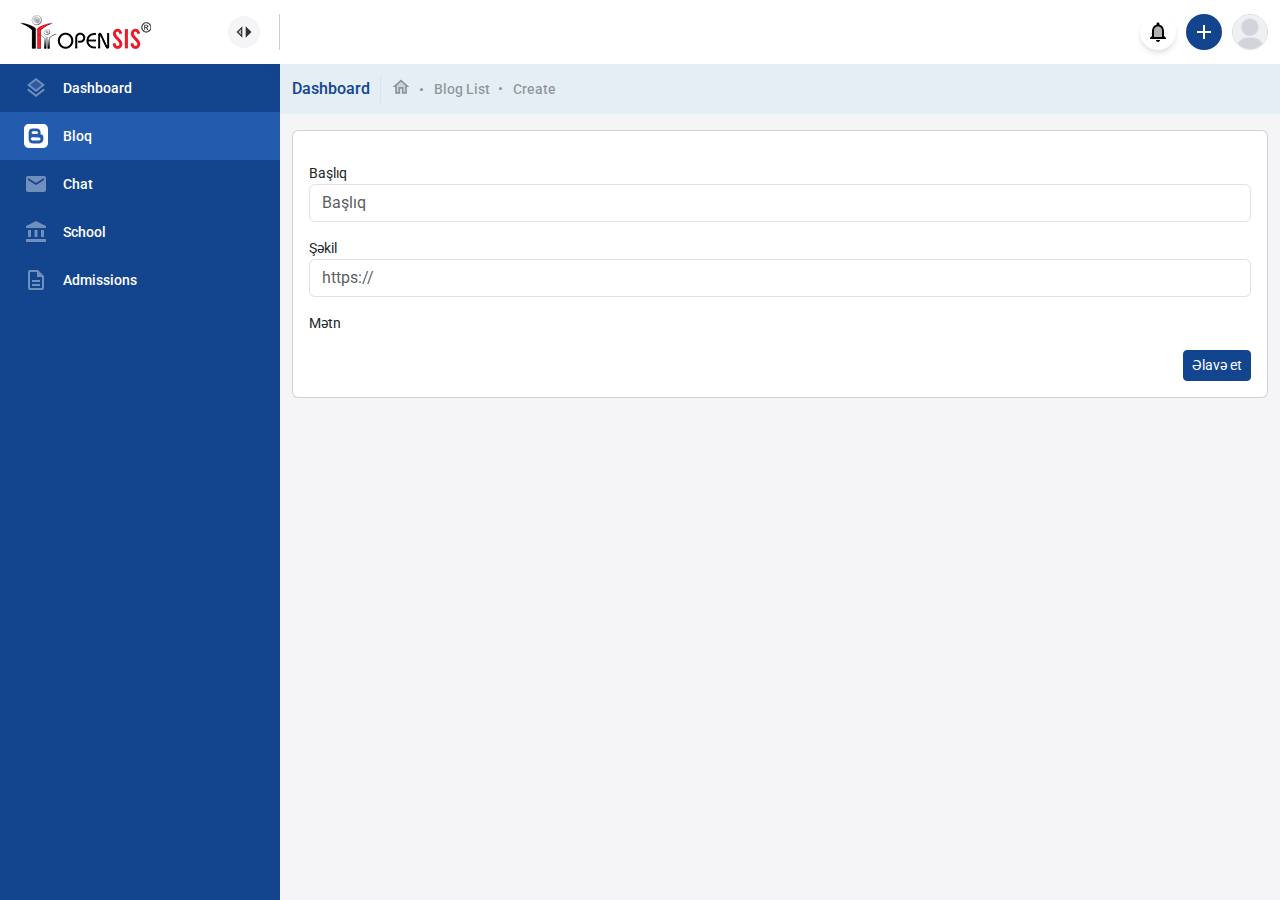
<file: user/blog/add.html>
<!DOCTYPE html>
<html lang="az">
<head>
    <meta charset="UTF-8">
    <link rel="icon" type="image/x-icon" href="../../assets/custom/images/favicon.png">
    <script src="https://cdn.ckeditor.com/ckeditor5/41.0.0/classic/ckeditor.js"></script>
    <link rel="stylesheet" type="text/css" href="../../assets/common/toastify/toastify.min.css">
    <link rel="stylesheet" href="https://cdnjs.cloudflare.com/ajax/libs/font-awesome/6.5.1/css/all.min.css"
          integrity="sha512-DTOQO9RWCH3ppGqcWaEA1BIZOC6xxalwEsw9c2QQeAIftl+Vegovlnee1c9QX4TctnWMn13TZye+giMm8e2LwA=="
          crossorigin="anonymous" referrerpolicy="no-referrer"/>
    <link rel="stylesheet" href="../../assets/common/bootstrap/css/bootstrap.min.css">
    <link rel="stylesheet" href="../../assets/custom/css/panel.css">
    <title>openSIS | Blog Post Create</title>
</head>
<body>


<div class="page-wrapper">
    <aside>
        <div class="sidebar">
            <div class="header">
                <div class="logo">
                    <a href="../panel.html">
                        <img class="full-logo" src="../../assets/custom/images/logo-2.jpeg" alt="">
                        <img class="short-logo" src="../../assets/custom/images/short-logo.jpeg" alt="">
                    </a>
                </div>
                <button type="button" id="sidebar-btn">
                    <svg xmlns="http://www.w3.org/2000/svg" xmlns:xlink="http://www.w3.org/1999/xlink" width="1em"
                         height="1em" preserveAspectRatio="xMidYMid meet" viewBox="0 0 24 24"
                         style="-ms-transform: rotate(360deg); -webkit-transform: rotate(360deg); transform: rotate(360deg);">
                        <path opacity=".3" d="M8.5 8.62v6.76L5.12 12L8.5 8.62" fill="currentColor"></path>
                        <path d="M8.5 8.62v6.76L5.12 12L8.5 8.62M10 5l-7 7l7 7V5zm4 0v14l7-7l-7-7z"
                              fill="currentColor"></path>
                    </svg>
                </button>
                <span class="vl"></span>
            </div>
            <nav>
                <ul>
                    <li>
                        <a class="nav-link" href="../panel.html">
                        <span class="nav-icon">
                            <svg xmlns="http://www.w3.org/2000/svg" xmlns:xlink="http://www.w3.org/1999/xlink"
                                 width="1em" height="1em" preserveAspectRatio="xMidYMid meet" viewBox="0 0 24 24"
                                 style="-ms-transform: rotate(360deg); -webkit-transform: rotate(360deg); transform: rotate(360deg);"><path
                                    opacity=".3" d="M6.26 9L12 13.47L17.74 9L12 4.53z" fill="currentColor"></path><path
                                    d="M19.37 12.8l-7.38 5.74l-7.37-5.73L3 14.07l9 7l9-7zM12 2L3 9l1.63 1.27L12 16l7.36-5.73L21 9l-9-7zm0 11.47L6.26 9L12 4.53L17.74 9L12 13.47z"
                                    fill="currentColor"></path></svg>
                        </span>
                            <span class="nav-title">
                            Dashboard
                        </span>
                        </a>
                    </li>
                    <li class="active">
                        <a class="nav-link" href="#l">
                        <span class="nav-icon">
                            <svg xmlns="http://www.w3.org/2000/svg" width="32" height="32" viewBox="0 0 1000 1000"><path
                                    fill="currentColor"
                                    d="M196.099.156C88.379.156.219 88.317.219 196.036v607.851c0 107.72 88.16 195.849 195.88 195.849H803.95c107.72 0 195.849-88.129 195.849-195.849V196.036C999.799 88.316 911.67.156 803.95.156zm338.012 186.777c94.026 7.596 148.647 68.316 155.146 145.948c5.05 39.953 3.637 69.6-2.127 91.418c53.633 1.773 116.39 25.822 120.388 113.098v85.911c-5.561 75.026-32.259 167.679-169.225 187.339c-30.84 4.427-65.452 1.464-110.345 1.157c-45.139-1.19-84.496-.975-118.917-.344c-138.941 2.545-215.468-58.535-216.185-189.28c-1.116-44.494.65-92.734.501-152.581c-.558-37.925-.768-77.544.094-114.381c.267-7.189-.671-15.069 1.22-22.807c5.98-84.295 73.682-133.698 152.706-144.665l186.745-.814zM377.963 304.192c-80.036 13.104-83.991 104.44 0 115.726h151.924c80.036-13.104 83.991-104.44 0-115.726zm-34.508 252.82c-82.395 12.791-83.607 116.536 2.941 127.271l279.1 1.001c81.695-12.682 81.454-116.322-2.941-127.302z"/></svg>
                        </span>
                            <span class="nav-title">
                            Bloq
                        </span>
                        </a>
                        <ul>
                            <li>
                                <a href="index.html">Bütün postlar</a>

                            </li>
                            <li>
                                <a href="add.html">Əlavə et</a>
                            </li>
                        </ul>
                    </li>
                    <li>
                        <a class="nav-link" href="../chat/index.html">
                        <span class="nav-icon">
                            <svg xmlns="http://www.w3.org/2000/svg" xmlns:xlink="http://www.w3.org/1999/xlink"
                                 width="1em" height="1em" preserveAspectRatio="xMidYMid meet" viewBox="0 0 24 24"
                                 style="-ms-transform: rotate(360deg); -webkit-transform: rotate(360deg); transform: rotate(360deg);"><path
                                    d="M20 4H4c-1.1 0-1.99.9-1.99 2L2 18c0 1.1.9 2 2 2h16c1.1 0 2-.9 2-2V6c0-1.1-.9-2-2-2zm0 4l-8 5l-8-5V6l8 5l8-5v2z"
                                    fill="currentColor"></path></svg>
                        </span>
                            <span class="nav-title">
                            Chat
                        </span>
                        </a>
                    </li>
                    <li>
                        <a class="nav-link" href="#">
                        <span class="nav-icon">
                            <svg xmlns="http://www.w3.org/2000/svg" xmlns:xlink="http://www.w3.org/1999/xlink"
                                 width="1em" height="1em" preserveAspectRatio="xMidYMid meet" viewBox="0 0 24 24"
                                 style="-ms-transform: rotate(360deg); -webkit-transform: rotate(360deg); transform: rotate(360deg);"><path
                                    d="M4 10h3v7H4zm6.5 0h3v7h-3zM2 19h20v3H2zm15-9h3v7h-3zm-5-9L2 6v2h20V6z"
                                    fill="currentColor"></path></svg>
                        </span>
                            <span class="nav-title">
                            School
                        </span>
                        </a>
                        <ul>
                            <li>
                                <a href="#">School information</a>
                            </li>
                            <li>
                                <a href="#">Marking Periods</a>
                            </li>
                            <li>
                                <a href="#">Calendars</a>
                            </li>
                            <li>
                                <a href="#">Notices</a>
                            </li>
                            <li>
                                <a href="#">Mental health info</a>
                            </li>
                        </ul>
                    </li>
                    <li>
                        <a class="nav-link" href="#">
                        <span class="nav-icon">
                            <svg xmlns="http://www.w3.org/2000/svg" xmlns:xlink="http://www.w3.org/1999/xlink"
                                 width="1em" height="1em" preserveAspectRatio="xMidYMid meet" viewBox="0 0 24 24"
                                 style="-ms-transform: rotate(360deg); -webkit-transform: rotate(360deg); transform: rotate(360deg);"><path
                                    d="M8 16h8v2H8zm0-4h8v2H8zm6-10H6c-1.1 0-2 .9-2 2v16c0 1.1.89 2 1.99 2H18c1.1 0 2-.9 2-2V8l-6-6zm4 18H6V4h7v5h5v11z"
                                    fill="currentColor"></path></svg>
                        </span>
                            <span class="nav-title">
                            Admissions
                        </span>
                        </a>
                        <ul>
                            <li>
                                <a href="#">Dashboard</a>
                            </li>
                            <li>
                                <a href="#">Application Forms</a>
                            </li>
                            <li>
                                <a href="#">Applicants</a>
                            </li>
                        </ul>
                    </li>
                </ul>
            </nav>
        </div>
    </aside>
    <main class="main-content">
        <header>
            <div class="container-fluid">
                <button type="button" class="btn" id="mobile-sidebar-toggler">
                    <i class="fas fa-bars"></i>
                </button>
                <div class="d-flex">
                    <div class="user-info">
                        <h3></h3>
                    </div>
                    <div class="tools">
                        <ul>
                            <li>
                                <button type="button" data-bs-toggle="offcanvas" data-bs-target="#offcanvasNavbar"
                                        aria-controls="offcanvasNavbar" aria-label="Toggle navigation">
                                    <svg xmlns="http://www.w3.org/2000/svg" xmlns:xlink="http://www.w3.org/1999/xlink"
                                         width="1em" height="1em" preserveAspectRatio="xMidYMid meet"
                                         viewBox="0 0 24 24"
                                         style="-ms-transform: rotate(360deg); -webkit-transform: rotate(360deg); transform: rotate(360deg);">
                                        <path opacity=".3"
                                              d="M12 6.5c-2.49 0-4 2.02-4 4.5v6h8v-6c0-2.48-1.51-4.5-4-4.5z"
                                              fill="currentColor"></path>
                                        <path d="M12 22c1.1 0 2-.9 2-2h-4c0 1.1.9 2 2 2zm6-6v-5c0-3.07-1.63-5.64-4.5-6.32V4c0-.83-.67-1.5-1.5-1.5s-1.5.67-1.5 1.5v.68C7.64 5.36 6 7.92 6 11v5l-2 2v1h16v-1l-2-2zm-2 1H8v-6c0-2.48 1.51-4.5 4-4.5s4 2.02 4 4.5v6z"
                                              fill="currentColor"></path>
                                    </svg>
                                </button>
                                <div class="offcanvas offcanvas-end" tabindex="-1" id="offcanvasNavbar"
                                     aria-labelledby="offcanvasNavbarLabel">
                                    <div class="offcanvas-header">
                                        <h5 class="offcanvas-title" id="offcanvasNavbarLabel">Notifications</h5>
                                        <button type="button" class="btn-close" data-bs-dismiss="offcanvas"
                                                aria-label="Close">
                                            <i class="fas fa-close"></i>
                                        </button>
                                    </div>
                                    <div class="offcanvas-body">
                                        <ul class="navbar-nav justify-content-end flex-grow-1 pe-3">
                                            <li class="nav-item">
                                                <a class="nav-link" href="#">
                                                    <img src="../../assets/custom/images/icon-upgrade.svg" alt="">
                                                    <span class="content">
                                                        <p>Billing and Fee management is now available as a beta release!</p>
                                                        <span>January 18, 2024</span>
                                                    </span>
                                                </a>
                                            </li>
                                            <li class="nav-item">
                                                <a class="nav-link" href="#">
                                                    <img src="../../assets/custom/images/icon-upgrade.svg" alt="">
                                                    <span class="content">
                                                        <p>Billing and Fee management is now available as a beta release!</p>
                                                        <span>January 18, 2024</span>
                                                    </span>
                                                </a>
                                            </li>
                                            <li class="nav-item">
                                                <a class="nav-link" href="#">
                                                    <img src="../../assets/custom/images/icon-upgrade.svg" alt="">
                                                    <span class="content">
                                                        <p>Billing and Fee management is now available as a beta release!</p>
                                                        <span>January 18, 2024</span>
                                                    </span>
                                                </a>
                                            </li>
                                            <li class="nav-item">
                                                <a class="nav-link" href="#">
                                                    <img src="../../assets/custom/images/icon-upgrade.svg" alt="">
                                                    <span class="content">
                                                        <p>Billing and Fee management is now available as a beta release!</p>
                                                        <span>January 18, 2024</span>
                                                    </span>
                                                </a>
                                            </li>
                                            <li class="nav-item">
                                                <a class="nav-link" href="#">
                                                    <img src="../../assets/custom/images/icon-upgrade.svg" alt="">
                                                    <span class="content">
                                                        <p>Billing and Fee management is now available as a beta release!</p>
                                                        <span>January 18, 2024</span>
                                                    </span>
                                                </a>
                                            </li>
                                            <li class="nav-item">
                                                <a class="nav-link" href="#">
                                                    <img src="../../assets/custom/images/icon-upgrade.svg" alt="">
                                                    <span class="content">
                                                        <p>Billing and Fee management is now available as a beta release!</p>
                                                        <span>January 18, 2024</span>
                                                    </span>
                                                </a>
                                            </li>
                                            <li class="nav-item">
                                                <a class="nav-link" href="#">
                                                    <img src="../../assets/custom/images/icon-upgrade.svg" alt="">
                                                    <span class="content">
                                                        <p>Billing and Fee management is now available as a beta release!</p>
                                                        <span>January 18, 2024</span>
                                                    </span>
                                                </a>
                                            </li>
                                        </ul>
                                    </div>
                                </div>
                            </li>
                            <li class="dropdown">
                                <button class="dropdown-toggle" type="button" data-bs-toggle="dropdown"
                                        aria-expanded="false">
                                    <svg xmlns="http://www.w3.org/2000/svg" xmlns:xlink="http://www.w3.org/1999/xlink"
                                         width="1em" height="1em" preserveAspectRatio="xMidYMid meet"
                                         viewBox="0 0 24 24"
                                         style="-ms-transform: rotate(360deg); -webkit-transform: rotate(360deg); transform: rotate(360deg); vertical-align: -0.125em;">
                                        <path d="M19 13h-6v6h-2v-6H5v-2h6V5h2v6h6v2z" fill="currentColor"></path>
                                    </svg>
                                </button>
                                <ul class="dropdown-menu create-menu">
                                    <li>
                                        <a href="#">
                                            <span class="menu-icon">
                                                <svg xmlns="http://www.w3.org/2000/svg"
                                                     xmlns:xlink="http://www.w3.org/1999/xlink" width="1em" height="1em"
                                                     preserveAspectRatio="xMidYMid meet" viewBox="0 0 24 24"
                                                     style="-ms-transform: rotate(360deg); -webkit-transform: rotate(360deg); transform: rotate(360deg);"><path
                                                        opacity=".3" d="M6.29 6l5.21-2.74L16.71 6z"
                                                        fill="currentColor"></path><path
                                                        d="M6.5 10h-2v7h2v-7zm6 0h-2v7h2v-7zm8.5 9H2v2h19v-2zm-2.5-9h-2v7h2v-7zm-7-9L2 6v2h19V6l-9.5-5zM6.29 6l5.21-2.74L16.71 6H6.29z"
                                                        fill="currentColor"></path></svg>
                                            </span>
                                            <span class="menu-title">
                                                School
                                            </span>
                                        </a>
                                    </li>
                                    <li>
                                        <a href="#">
                                            <span class="menu-icon">
                                                <svg xmlns="http://www.w3.org/2000/svg"
                                                     xmlns:xlink="http://www.w3.org/1999/xlink" width="1em" height="1em"
                                                     preserveAspectRatio="xMidYMid meet" viewBox="0 0 24 24"
                                                     style="-ms-transform: rotate(360deg); -webkit-transform: rotate(360deg); transform: rotate(360deg);"><path
                                                        opacity=".3"
                                                        d="M7 12.27v3.72l5 2.73l5-2.73v-3.72L12 15zM5.18 9L12 12.72L18.82 9L12 5.28z"
                                                        fill="currentColor"></path><path
                                                        d="M12 3L1 9l4 2.18v6L12 21l7-3.82v-6l2-1.09V17h2V9L12 3zm5 12.99l-5 2.73l-5-2.73v-3.72L12 15l5-2.73v3.72zm-5-3.27L5.18 9L12 5.28L18.82 9L12 12.72z"
                                                        fill="currentColor"></path></svg>
                                            </span>
                                            <span class="menu-title">
                                                Student
                                            </span>
                                        </a>
                                    </li>
                                    <li>
                                        <a href="#">
                                            <span class="menu-icon">
                                                <svg xmlns="http://www.w3.org/2000/svg"
                                                     xmlns:xlink="http://www.w3.org/1999/xlink" width="1em" height="1em"
                                                     preserveAspectRatio="xMidYMid meet" viewBox="0 0 24 24"
                                                     style="-ms-transform: rotate(360deg); -webkit-transform: rotate(360deg); transform: rotate(360deg);"><circle
                                                        cx="9" cy="8.5" opacity=".3" r="1.5"
                                                        fill="currentColor"></circle><path opacity=".3"
                                                                                           d="M4.34 17h9.32c-.84-.58-2.87-1.25-4.66-1.25s-3.82.67-4.66 1.25z"
                                                                                           fill="currentColor"></path><path
                                                        d="M9 12c1.93 0 3.5-1.57 3.5-3.5S10.93 5 9 5S5.5 6.57 5.5 8.5S7.07 12 9 12zm0-5c.83 0 1.5.67 1.5 1.5S9.83 10 9 10s-1.5-.67-1.5-1.5S8.17 7 9 7zm0 6.75c-2.34 0-7 1.17-7 3.5V19h14v-1.75c0-2.33-4.66-3.5-7-3.5zM4.34 17c.84-.58 2.87-1.25 4.66-1.25s3.82.67 4.66 1.25H4.34zm11.7-3.19c1.16.84 1.96 1.96 1.96 3.44V19h4v-1.75c0-2.02-3.5-3.17-5.96-3.44zM15 12c1.93 0 3.5-1.57 3.5-3.5S16.93 5 15 5c-.54 0-1.04.13-1.5.35c.63.89 1 1.98 1 3.15s-.37 2.26-1 3.15c.46.22.96.35 1.5.35z"
                                                        fill="currentColor"></path></svg>
                                            </span>
                                            <span class="menu-title">
                                                Staff
                                            </span>
                                        </a>
                                    </li>
                                    <li>
                                        <a href="#">
                                            <span class="menu-icon">
                                                <svg xmlns="http://www.w3.org/2000/svg"
                                                     xmlns:xlink="http://www.w3.org/1999/xlink" width="1em" height="1em"
                                                     preserveAspectRatio="xMidYMid meet" viewBox="0 0 24 24"
                                                     style="-ms-transform: rotate(360deg); -webkit-transform: rotate(360deg); transform: rotate(360deg);"><path
                                                        opacity=".3" d="M5 8h14V6H5z" fill="currentColor"></path><path
                                                        d="M19 4h-1V2h-2v2H8V2H6v2H5c-1.11 0-1.99.9-1.99 2L3 20a2 2 0 0 0 2 2h14c1.1 0 2-.9 2-2V6c0-1.1-.9-2-2-2zm0 16H5V10h14v10zm0-12H5V6h14v2zm-7 5h5v5h-5z"
                                                        fill="currentColor"></path></svg>
                                            </span>
                                            <span class="menu-title">
                                                Event
                                            </span>
                                        </a>
                                    </li>
                                    <li>
                                        <a href="#">
                                            <span class="menu-icon">
                                                <svg xmlns="http://www.w3.org/2000/svg"
                                                     xmlns:xlink="http://www.w3.org/1999/xlink" width="1em" height="1em"
                                                     preserveAspectRatio="xMidYMid meet" viewBox="0 0 24 24"
                                                     style="-ms-transform: rotate(360deg); -webkit-transform: rotate(360deg); transform: rotate(360deg);"><path
                                                        opacity=".3"
                                                        d="M5 5v14h14V5H5zm9 12H7v-2h7v2zm3-4H7v-2h10v2zm0-4H7V7h10v2z"
                                                        fill="currentColor"></path><path
                                                        d="M7 15h7v2H7zm0-4h10v2H7zm0-4h10v2H7zm12-4h-4.18C14.4 1.84 13.3 1 12 1c-1.3 0-2.4.84-2.82 2H5c-.14 0-.27.01-.4.04a2.008 2.008 0 0 0-1.44 1.19c-.1.24-.16.49-.16.77v14c0 .27.06.54.16.78s.25.45.43.64c.27.27.62.47 1.01.55c.13.02.26.03.4.03h14c1.1 0 2-.9 2-2V5c0-1.1-.9-2-2-2zm-7-.25c.41 0 .75.34.75.75s-.34.75-.75.75s-.75-.34-.75-.75s.34-.75.75-.75zM19 19H5V5h14v14z"
                                                        fill="currentColor"></path></svg>
                                            </span>
                                            <span class="menu-title">
                                                Notice
                                            </span>
                                        </a>
                                    </li>
                                    <li>
                                        <a href="#">
                                            <span class="menu-icon">
                                                <svg xmlns="http://www.w3.org/2000/svg"
                                                     xmlns:xlink="http://www.w3.org/1999/xlink" width="1em" height="1em"
                                                     preserveAspectRatio="xMidYMid meet" viewBox="0 0 24 24"
                                                     style="-ms-transform: rotate(360deg); -webkit-transform: rotate(360deg); transform: rotate(360deg);"><path
                                                        opacity=".3" d="M13 13l-3-2.25L7 13V4H6v16h12V4h-5z"
                                                        fill="currentColor"></path><path
                                                        d="M18 2H6c-1.1 0-2 .9-2 2v16c0 1.1.9 2 2 2h12c1.1 0 2-.9 2-2V4c0-1.1-.9-2-2-2zM9 4h2v5l-1-.75L9 9V4zm9 16H6V4h1v9l3-2.25L13 13V4h5v16z"
                                                        fill="currentColor"></path></svg>
                                            </span>
                                            <span class="menu-title">
                                                Course
                                            </span>
                                        </a>
                                    </li>
                                </ul>
                            </li>
                            <li class="dropdown">
                                <button class="dropdown-toggle" type="button" data-bs-toggle="dropdown"
                                        aria-expanded="false">
                                    <img src="../../assets/custom/images/profilePic.jpg" alt="">
                                    <ul class="dropdown-menu">
                                        <li class="heading">
                                            <h3></h3>
                                            <span>Super admin</span>
                                        </li>
                                        <li>
                                            <a href="#" class="dropdown-item">
                                                <svg xmlns="http://www.w3.org/2000/svg" width="32" height="32"
                                                     viewBox="0 0 24 24">
                                                    <path fill="currentColor"
                                                          d="M7.077 16.077q-1.692 0-2.884-1.192Q3 13.693 3 12q0-1.691 1.193-2.885q1.192-1.193 2.884-1.193h3.038q.213 0 .357.144q.143.144.143.357t-.143.356q-.144.143-.357.143h-3.04q-1.267 0-2.171.904Q4 10.73 4 12t.904 2.173q.904.904 2.17.904h3.041q.213 0 .357.144q.143.144.143.357t-.143.356q-.144.143-.357.143zM9 12.5q-.213 0-.356-.144Q8.5 12.212 8.5 12t.144-.356Q8.787 11.5 9 11.5h6q.213 0 .356.144q.144.144.144.357t-.144.356q-.143.143-.356.143zm4.885 3.577q-.213 0-.357-.144q-.143-.144-.143-.357t.143-.356q.144-.143.357-.143h3.04q1.267 0 2.171-.904Q20 13.27 20 12t-.904-2.173q-.904-.904-2.17-.904h-3.041q-.213 0-.357-.144q-.143-.144-.143-.357t.143-.356q.144-.143.357-.143h3.038q1.692 0 2.885 1.192Q21 10.307 21 12q0 1.691-1.193 2.885q-1.192 1.193-2.884 1.193z"/>
                                                </svg>
                                                <span>
                                                    Link
                                                </span>
                                            </a>
                                        </li>
                                        <li>
                                            <a href="#" class="dropdown-item">
                                                <svg xmlns="http://www.w3.org/2000/svg" width="32" height="32"
                                                     viewBox="0 0 24 24">
                                                    <path fill="currentColor"
                                                          d="M7.077 16.077q-1.692 0-2.884-1.192Q3 13.693 3 12q0-1.691 1.193-2.885q1.192-1.193 2.884-1.193h3.038q.213 0 .357.144q.143.144.143.357t-.143.356q-.144.143-.357.143h-3.04q-1.267 0-2.171.904Q4 10.73 4 12t.904 2.173q.904.904 2.17.904h3.041q.213 0 .357.144q.143.144.143.357t-.143.356q-.144.143-.357.143zM9 12.5q-.213 0-.356-.144Q8.5 12.212 8.5 12t.144-.356Q8.787 11.5 9 11.5h6q.213 0 .356.144q.144.144.144.357t-.144.356q-.143.143-.356.143zm4.885 3.577q-.213 0-.357-.144q-.143-.144-.143-.357t.143-.356q.144-.143.357-.143h3.04q1.267 0 2.171-.904Q20 13.27 20 12t-.904-2.173q-.904-.904-2.17-.904h-3.041q-.213 0-.357-.144q-.143-.144-.143-.357t.143-.356q.144-.143.357-.143h3.038q1.692 0 2.885 1.192Q21 10.307 21 12q0 1.691-1.193 2.885q-1.192 1.193-2.884 1.193z"/>
                                                </svg>
                                                <span>Link</span>
                                            </a>
                                        </li>
                                        <li>
                                            <a href="#" id="logout-link" class="dropdown-item">
                                                <svg xmlns="http://www.w3.org/2000/svg" width="32" height="32"
                                                     viewBox="0 0 256 256">
                                                    <path fill="currentColor"
                                                          d="M110 216a6 6 0 0 1-6 6H48a14 14 0 0 1-14-14V48a14 14 0 0 1 14-14h56a6 6 0 0 1 0 12H48a2 2 0 0 0-2 2v160a2 2 0 0 0 2 2h56a6 6 0 0 1 6 6m110.24-92.24l-40-40a6 6 0 0 0-8.48 8.48L201.51 122H104a6 6 0 0 0 0 12h97.51l-29.75 29.76a6 6 0 1 0 8.48 8.48l40-40a6 6 0 0 0 0-8.48"/>
                                                </svg>
                                                <span>Çıxış</span>
                                            </a>
                                        </li>
                                    </ul>
                                </button>
                            </li>
                        </ul>
                    </div>
                </div>
            </div>
        </header>
        <div class="page-content">
            <div class="breadcrumb">
                <div class="container-fluid">
                    <h3>Dashboard</h3>
                    <nav>
                        <ul>
                            <li>
                                <a href="../panel.html">
                                    <svg xmlns="http://www.w3.org/2000/svg" xmlns:xlink="http://www.w3.org/1999/xlink"
                                         width="1em" height="1em" preserveAspectRatio="xMidYMid meet"
                                         viewBox="0 0 24 24"
                                         style="-ms-transform: rotate(360deg); -webkit-transform: rotate(360deg); transform: rotate(360deg); vertical-align: -0.125em;">
                                        <path d="M12 3L2 12h3v8h6v-6h2v6h6v-8h3L12 3zm5 15h-2v-6H9v6H7v-7.81l5-4.5l5 4.5V18z"
                                              fill="currentColor"></path>
                                        <path opacity=".3" d="M7 10.19V18h2v-6h6v6h2v-7.81l-5-4.5z"
                                              fill="currentColor"></path>
                                    </svg>
                                </a>
                            </li>
                            <li>
                                <a href="index.html">
                                    Blog List
                                </a>
                            </li>
                            <li>
                                <a href="#">
                                    Create
                                </a>
                            </li>
                        </ul>
                    </nav>
                </div>
            </div>
            <div class="container-fluid">
                <div class="page-view">
                    <div class="card">
                        <div class="card-body">
                            <form id="post-create-form">
                                <div class="mt-3">
                                    <label for="title">Başlıq</label>
                                    <input type="text" id="title" class="form-control" placeholder="Başlıq" required>
                                </div>
                                <div class="mt-3">
                                    <label for="image">Şəkil</label>
                                    <input type="url" id="image" placeholder="https://" class="form-control" required>
                                </div>
                                <div class="mt-3">
                                    <label for="image">Mətn</label>
                                    <div id="editor"></div>
                                </div>
                                <div class="mt-3 d-flex flex-row-reverse">
                                    <button type="submit"
                                            class="btn btn-sm btn-primary d-flex align-items-center justify-content-center">
                                        Əlavə et
                                        <div class="m-lg-1 loading">
                                            <span class="spinner-border spinner-border-sm" aria-hidden="true"></span>
                                            <span class="visually-hidden" role="status">Loading...</span>
                                        </div>
                                    </button>
                                </div>
                            </form>
                        </div>
                    </div>
                </div>
            </div>
        </div>
    </main>
</div>

<script src="../../assets/common/jquery/jquery-3.7.1.min.js"></script>
<script src="../../assets/common/bootstrap/js/bootstrap.bundle.min.js"></script>
<script src="../../assets/common/axios/axios.min.js"></script>
<script src="../../assets/common/toastify/toastify.js"></script>
<script src="../../assets/custom/js/helpers.js"></script>
<script src="../../assets/custom/js/panel.js"></script>
<script>
    $(function () {
        let editor;

        function setLoading(action = true) {
            if (action) {
                $('#post-create-form .btn-primary').prop('disabled', true)
                $('#post-create-form .loading').show()
            } else {
                $('#post-create-form .btn-primary').prop('disabled', false)
                $('#post-create-form .loading').hide()
            }
        }

        ClassicEditor
            .create(document.querySelector('#editor'))
            .then(newEditor => {
                editor = newEditor;
            })
            .catch(error => {
                console.error(error);
            });


        $('#post-create-form').on('submit', function (e) {
            e.preventDefault()
            let user = localStorage.getItem('user')
            if (user) {
                user = JSON.parse(user)
            }
            const title = $('#title').val()
            const image = $('#image').val()
            const text = editor.getData()

            if (!title) {
                showError('Post başlığı yazılmayıb')
            } else if (!image) {
                showError('Post üçün şəkil linki daxil edilməyib')
            } else if (!text) {
                showError('Post mətni yazılmayıb')
            } else if (text.length < 3) {
                showError('Post mətni ən az 3 simvol olmalıdır')
            } else {
                setLoading(true)
                const post = {
                    user_id: user.id,
                    title: title,
                    image: image,
                    text: text,
                    views: 0,
                    status: 'pending',
                    created_at: new Date()
                }
                console.log('post', post)

                customAxios.post('/posts', post)
                    .then(res => {
                        showSuccess('Post uğurla əlavə edildi')
                        console.log('res', res)
                    })
                    .catch(err => {
                        showError('Xəta')
                        console.log('err', err)
                    })
                    .finally(() => setLoading(false))
            }
        })
    })
</script>
</body>
</html>
</file>
<file: assets/custom/css/style.css>
@import url("https://fonts.googleapis.com/css2?family=Roboto:wght@400;500;700&display=swap");.full-page-loading{display:none;background:rgba(0,0,0,0.3);z-index:99999;position:fixed;top:0;left:0;right:0;bottom:0}.full-page-loading .loading-container{position:fixed;top:0;left:0;right:0;bottom:0;z-index:999999999}.full-page-loading .loading-container .spinner{position:absolute;top:50%;left:50%;margin-top:-20px;margin-left:-25px;width:50px;height:40px;text-align:center;font-size:10px}.full-page-loading .loading-container .spinner>div{z-index:999;background-color:#13458F;height:100%;width:6px;display:inline-block;-webkit-animation:sk-stretchdelay 1.2s infinite ease-in-out;animation:sk-stretchdelay 1.2s infinite ease-in-out}.full-page-loading .loading-container .spinner .rect2{-webkit-animation-delay:-1.1s;animation-delay:-1.1s}.full-page-loading .loading-container .spinner .rect3{-webkit-animation-delay:-1s;animation-delay:-1s}.full-page-loading .loading-container .spinner .rect4{-webkit-animation-delay:-0.9s;animation-delay:-0.9s}.full-page-loading .loading-container .spinner .rect5{-webkit-animation-delay:-0.8s;animation-delay:-0.8s}@-webkit-keyframes sk-stretchdelay{0%,40%,to{-webkit-transform:scaleY(0.4)}20%{-webkit-transform:scaleY(1)}}@keyframes sk-stretchdelay{0%,40%,to{transform:scaleY(0.4);-webkit-transform:scaleY(0.4)}20%{transform:scaleY(1);-webkit-transform:scaleY(1)}}body{font-family:"Roboto",sans-serif;font-size:14px}body.is-scrolling header{position:fixed;background:#fff;border-bottom:1px solid rgba(0,0,0,0.19);z-index:9999}body.is-scrolling header nav.navbar{background:#fff!important}body.is-scrolling .homepage-section-1{margin-top:98px}.container{max-width:1170px}header{background:none;top:0;left:0;right:0;width:100%;border:none;z-index:3}header nav.navbar{height:98px;background:#E9F6FF!important}header nav.navbar:after{content:"";width:150px;height:100px;position:absolute;left:calc(40% - 50px);background:url("../images/header-dots.png");top:-50px;z-index:3}header nav.navbar .container{height:78px}header nav.navbar .container a.navbar-brand{margin-right:0}header nav.navbar .container a.navbar-brand img{width:100%;height:78px;padding-right:30px}header nav.navbar .container .mobile-right{display:none;gap:15px}header nav.navbar .container .mobile-right a{display:block;background:#ee1827;color:#fff;border-radius:30px;padding:15px 25px;font-size:16px;line-height:18px;text-decoration:none;height:50px}header nav.navbar .container .mobile-right .navbar-toggler{position:relative;z-index:9;border:none}header nav.navbar .container #navbarSupportedContent{border-left:1px solid rgba(0,0,0,0.11);padding-left:10px}header nav.navbar .container #navbarSupportedContent ul.navbar-nav a.nav-link{height:60px;font-size:18px;color:#222222!important;line-height:20px;display:-webkit-box;display:-ms-flexbox;display:flex;-webkit-box-align:center;-ms-flex-align:center;align-items:center;position:relative;z-index:999}header nav.navbar .container #navbarSupportedContent ul.navbar-nav li.dropdown>a:after{cursor:pointer;height:60px;line-height:60px;content:"\f107";font-family:"Font Awesome 6 Free";font-weight:900;border:none;font-size:14px;margin-left:10px}header nav.navbar .container #navbarSupportedContent ul.navbar-nav li.dropdown ul.dropdown-menu{-webkit-box-shadow:3px 3px 11px rgba(0,0,0,0.18);box-shadow:3px 3px 11px rgba(0,0,0,0.18);border:none;padding:0}header nav.navbar .container #navbarSupportedContent ul.navbar-nav li.dropdown ul.dropdown-menu li a{display:-webkit-box;display:-ms-flexbox;display:flex;-webkit-box-align:center;-ms-flex-align:center;align-items:center;height:40px;font-family:Arial,sans-serif;font-size:14px;color:#222;line-height:20px;-webkit-transition:300ms all;transition:300ms all}header nav.navbar .container #navbarSupportedContent ul.navbar-nav li.dropdown ul.dropdown-menu li:hover a{color:#13458f}header nav.navbar .container .right-menu ul{display:-webkit-box;display:-ms-flexbox;display:flex;-webkit-box-align:center;-ms-flex-align:center;align-items:center;-webkit-box-pack:justify;-ms-flex-pack:justify;justify-content:space-between;list-style:none;padding:0;margin:0;position:relative;z-index:9}header nav.navbar .container .right-menu ul li:first-child a{display:-webkit-box;display:-ms-flexbox;display:flex;-webkit-box-align:center;-ms-flex-align:center;align-items:center;-webkit-box-pack:center;-ms-flex-pack:center;justify-content:center;width:85px;height:60px;color:#4caf50;font-size:18px;font-weight:700;line-height:20px;text-decoration:none}header nav.navbar .container .right-menu ul li:last-child a{display:block;background:#ee1827;color:#fff;border-radius:30px;padding:15px 25px;font-size:18px;line-height:20px;text-decoration:none;height:50px}footer .top{background:#F5F8FA;padding-top:60px;padding-bottom:40px;border-top:1px solid #e6e8ef;border-bottom:1px solid #e6e8ef}footer .top .container .columns{display:-webkit-box;display:-ms-flexbox;display:flex;-webkit-box-pack:start;-ms-flex-pack:start;justify-content:flex-start;gap:10px}footer .top .container .columns .column{width:20%}footer .top .container .columns .column ul{display:-webkit-box;display:-ms-flexbox;display:flex;-webkit-box-orient:vertical;-webkit-box-direction:normal;-ms-flex-direction:column;flex-direction:column;list-style:none;margin:0;gap:10px}footer .top .container .columns .column ul li.column-name{font-size:16px;line-height:24px;color:#333;font-weight:700;margin-bottom:20px}footer .top .container .columns .column ul li a{font-size:16px;color:#444;line-height:20px;text-decoration:none}footer .top .container .columns .column ul li a:hover{text-decoration:underline}footer .top .container .columns .column ul li a:has(span):hover{text-decoration:none}footer .top .container .columns .column ul li a span{font-weight:700}footer .top .container .columns .column:first-child{-webkit-box-flex:1;-ms-flex:1;flex:1}footer .top .container .columns .column:first-child h3{font-size:24px;line-height:30px;color:#333;font-weight:700;margin-top:20px}footer .top .container .columns .column:first-child ul.social-links{padding:20px 0;display:-webkit-box;display:-ms-flexbox;display:flex;-webkit-box-orient:horizontal!important;-webkit-box-direction:normal!important;-ms-flex-direction:row!important;flex-direction:row!important;gap:15px}footer .top .container .columns .column:first-child ul.social-links li a img{width:60px;height:60px;border-radius:100%}footer .top .container .columns .column:first-child .start-trial-container{width:90%}footer .top .container .columns .column:first-child .start-trial-container input{height:58.4px;padding:18px;font-size:16px;border-top-left-radius:10px;border-bottom-left-radius:10px;border:2px solid #CFCFCF}footer .top .container .columns .column:first-child .start-trial-container button{background:#E42E44;color:#fff;border-top-right-radius:10px;border-bottom-right-radius:10px;font-size:16px;font-weight:600}footer .middle{background:#fff}footer .middle .container{height:60px;display:-webkit-box;display:-ms-flexbox;display:flex;-webkit-box-align:center;-ms-flex-align:center;align-items:center;-webkit-box-pack:justify;-ms-flex-pack:justify;justify-content:space-between}footer .middle .container .left{color:#333}footer .middle .container .left a{text-decoration:none}footer .middle .container .right{display:-webkit-box;display:-ms-flexbox;display:flex;padding:0;margin:0;list-style:none;gap:20px}footer .middle .container .right li a{display:-ms-grid;display:grid;place-items:center;height:60px;font-size:14px;color:#333;text-decoration:none}footer .bottom{background:#f5f6f9}footer .bottom .container ul{height:60px;display:-webkit-box;display:-ms-flexbox;display:flex;-webkit-box-pack:center;-ms-flex-pack:center;justify-content:center;-webkit-box-align:center;-ms-flex-align:center;align-items:center;list-style:none;padding:0;margin:0;gap:40px}footer .bottom .container ul li a{height:60px;display:-ms-grid;display:grid;place-items:center;font-size:14px;line-height:20px;color:#333;text-decoration:none}@media only screen and (max-width:1200px){header nav.navbar .container #navbarSupportedContent ul.navbar-nav a.nav-link{font-size:16px;line-height:18px}header nav.navbar .container .right-menu ul li:first-child a{width:80px;font-size:16px;line-height:18px}header nav.navbar .container .right-menu ul li:last-child a{font-size:16px;line-height:18px}}@media only screen and (max-width:991px){header nav.navbar .container .mobile-right{display:-webkit-box;display:-ms-flexbox;display:flex}header nav.navbar .container #navbarSupportedContent{background:#353E44;position:relative;z-index:999;border:none;padding:0;margin:0 -12px}header nav.navbar .container #navbarSupportedContent ul.navbar-nav{padding:10px 15px 0 15px}header nav.navbar .container #navbarSupportedContent ul.navbar-nav a.nav-link{color:#fff!important;display:-webkit-box;display:-ms-flexbox;display:flex;-webkit-box-align:center;-ms-flex-align:center;align-items:center;-webkit-box-pack:justify;-ms-flex-pack:justify;justify-content:space-between}header nav.navbar .container .right-menu{margin-top:-15px}header nav.navbar .container .right-menu ul{padding:0 15px}header nav.navbar .container .right-menu ul li:first-child a{color:#fff;font-weight:400;-webkit-box-pack:start;-ms-flex-pack:start;justify-content:flex-start}header nav.navbar .container .right-menu ul li:last-child{display:none}footer .top .container .columns{-ms-flex-wrap:wrap;flex-wrap:wrap}footer .top .container .columns .column{-webkit-box-flex:1;-ms-flex-positive:1;flex-grow:1}footer .top .container .columns .column ul{margin-top:30px;padding:0}footer .top .container .columns .column:first-child{-webkit-box-flex:100%;-ms-flex:100%;flex:100%;width:100%!important}footer .top .container .columns .column:first-child .start-trial-container{width:100%}footer .middle{background:#F5F8FA}footer .bottom .container ul{overflow:hidden;-ms-flex-wrap:wrap;flex-wrap:wrap}footer .bottom .container ul li a{height:60px;display:-ms-grid;display:grid;place-items:center;font-size:14px;line-height:20px;color:#333;text-decoration:none}}@media only screen and (max-width:768px){header nav.navbar .container .mobile-right{gap:10px}header nav.navbar .container .mobile-right a{padding:0;display:-ms-grid;display:grid;place-items:center;height:40px;width:150px;font-weight:500}footer .top{padding-top:40px}footer .top .container .columns .column{width:100%}footer .top .container .columns .column ul{margin-top:30px;padding:0;display:-ms-grid;display:grid;grid-gap:20px;-ms-grid-columns:1fr 20px 1fr;grid-template-columns:1fr 1fr}footer .top .container .columns .column ul li.column-name{-ms-grid-column:1;-ms-grid-column-span:2;grid-column:1/span 2;width:100%;border-bottom:1px solid #e6e8ef;padding-bottom:0}footer .top .container .columns .column ul li a:hover{text-decoration:underline}footer .top .container .columns .column ul li a:has(span):hover{text-decoration:underline}footer .top .container .columns .column ul li a span{font-weight:400}footer .top .container .columns .column:first-child h3{margin-bottom:0}footer .top .container .columns .column:first-child ul.social-links{margin-top:0}footer .middle{padding:10px 0}footer .middle .container{-webkit-box-pack:center;-ms-flex-pack:center;justify-content:center;-ms-flex-wrap:wrap;flex-wrap:wrap;-webkit-box-align:center;-ms-flex-align:center;align-items:center;height:80px}footer .middle .container .left{color:#333}footer .middle .container .left a{text-decoration:none}footer .middle .container .right{display:-webkit-box;display:-ms-flexbox;display:flex;padding:0;margin:0;list-style:none;gap:20px}footer .middle .container .right li a{display:-ms-grid;display:grid;place-items:center;height:60px;font-size:14px;color:#333;text-decoration:none}footer .bottom .container ul{overflow:hidden;-ms-flex-wrap:wrap;flex-wrap:wrap}footer .bottom .container ul li a{height:60px;display:-ms-grid;display:grid;place-items:center;font-size:14px;line-height:20px;color:#333;text-decoration:none}}@media only screen and (max-width:480px){header nav.navbar .container a.navbar-brand img{width:100%;height:60px;padding-right:15px}header nav.navbar .container .mobile-right{gap:10px}header nav.navbar .container .mobile-right a{padding:0;display:-ms-grid;display:grid;place-items:center;height:40px;width:150px;font-size:14px;font-weight:500}footer .top{padding-top:40px}footer .top .container .columns .column:first-child .start-trial-container .input-group{display:-webkit-box;display:-ms-flexbox;display:flex;-webkit-box-orient:vertical;-webkit-box-direction:normal;-ms-flex-direction:column;flex-direction:column;gap:10px}footer .top .container .columns .column:first-child .start-trial-container .input-group input{width:100%;border-radius:10px!important}footer .top .container .columns .column:first-child .start-trial-container .input-group button{width:100%;border-radius:15px;height:50px}}
/*# sourceMappingURL=style.css.map */
</file>
<file: assets/custom/css/home.css>
.homepage-section-1 {
  background-image: -webkit-gradient(linear, left top, left bottom, color-stop(53%, #e9f6ff), to(#fff));
  background-image: linear-gradient(#e9f6ff 53%, #fff);
  height: 585px;
  position: relative;
  padding-top: 120px;
}
.homepage-section-1:before {
  position: absolute;
  top: 200px;
  left: -9%;
  content: "";
  width: 300px;
  height: 300px;
  border-radius: 50%;
  border: 60px solid rgba(0, 0, 0, 0.03);
  z-index: 3;
}
.homepage-section-1:after {
  content: "";
  position: absolute;
  top: -560px;
  right: 0;
  border: 200px solid rgba(0, 0, 0, 0.03);
  border-radius: 50%;
  width: 860px;
  height: 860px;
  z-index: 3;
}
.homepage-section-1 .hero-section-container {
  display: -webkit-box;
  display: -ms-flexbox;
  display: flex;
  position: relative;
  z-index: 9;
}
.homepage-section-1 .hero-section-container .hero-info {
  width: 60%;
}
.homepage-section-1 .hero-section-container .hero-info h3 {
  font-size: 48px;
  line-height: 58px;
  font-weight: 700;
  color: #2579bd;
}
.homepage-section-1 .hero-section-container .hero-info h5 {
  font-size: 26px;
  line-height: 38px;
  font-weight: 400;
  color: #4b6b7d;
  margin: 20px 0;
}
.homepage-section-1 .hero-section-container .hero-info .start-trial-container {
  width: 80%;
}
.homepage-section-1 .hero-section-container .hero-info .start-trial-container input {
  height: 58.4px;
  padding: 18px;
  font-size: 16px;
  border-top-left-radius: 10px;
  border-bottom-left-radius: 10px;
  border: 2px solid #CFCFCF;
}
.homepage-section-1 .hero-section-container .hero-info .start-trial-container button {
  background: #E42E44;
  color: #fff;
  border-top-right-radius: 10px;
  border-bottom-right-radius: 10px;
  font-size: 16px;
  font-weight: 600;
}
.homepage-section-1 .hero-section-container .hero-info span.text {
  display: block;
  color: #71747a;
  margin-top: 40px;
  font-size: 18px;
}
.homepage-section-1 .hero-section-container .hero-image {
  -webkit-box-flex: 1;
      -ms-flex: 1;
          flex: 1;
  margin-top: 40px;
}
.homepage-section-1 .hero-section-container .hero-image img {
  width: 428px;
  height: 428px;
}

.homepage-section-2 {
  background-color: #fff;
  background-image: -webkit-gradient(linear, left top, left bottom, from(#F7FCFF), to(#fff));
  background-image: linear-gradient(#F7FCFF, #fff);
  padding-top: 10px;
  padding-bottom: 60px;
}
.homepage-section-2 .container .section-title {
  display: -webkit-box;
  display: -ms-flexbox;
  display: flex;
  -webkit-box-align: center;
      -ms-flex-align: center;
          align-items: center;
  -webkit-box-pack: center;
      -ms-flex-pack: center;
          justify-content: center;
  height: 158px;
}
.homepage-section-2 .container .section-title h3 {
  width: 60%;
  font-size: 40px;
  line-height: 49px;
  font-weight: 500;
  color: #4f5f7f;
  text-align: center;
}
.homepage-section-2 .container .boxes {
  display: -webkit-box;
  display: -ms-flexbox;
  display: flex;
  -webkit-box-align: center;
      -ms-flex-align: center;
          align-items: center;
  -webkit-box-pack: justify;
      -ms-flex-pack: justify;
          justify-content: space-between;
  gap: 30px;
}
.homepage-section-2 .container .boxes .box {
  height: 382px;
  width: 25%;
  padding: 30px;
  border-radius: 10px;
  display: -webkit-box;
  display: -ms-flexbox;
  display: flex;
  -webkit-box-orient: vertical;
  -webkit-box-direction: normal;
      -ms-flex-direction: column;
          flex-direction: column;
  -webkit-box-align: start;
      -ms-flex-align: start;
          align-items: flex-start;
}
.homepage-section-2 .container .boxes .box .box-image {
  display: block;
}
.homepage-section-2 .container .boxes .box .box-image img {
  width: 80px;
  height: 80px;
}
.homepage-section-2 .container .boxes .box .box-body {
  padding-top: 20px;
  display: -webkit-box;
  display: -ms-flexbox;
  display: flex;
  -webkit-box-orient: vertical;
  -webkit-box-direction: normal;
      -ms-flex-direction: column;
          flex-direction: column;
  gap: 10px;
}
.homepage-section-2 .container .boxes .box .box-body .box-title {
  color: #fff;
  font-size: 18px;
  line-height: 22px;
  font-weight: 700;
}
.homepage-section-2 .container .boxes .box .box-body .box-description {
  color: #fff;
}
.homepage-section-2 .container .boxes .box.red {
  background: #E42E44;
}
.homepage-section-2 .container .boxes .box.green {
  background: #20B69F;
}
.homepage-section-2 .container .boxes .box.yellow {
  background: #FFA510;
}
.homepage-section-2 .container .boxes .box.blue {
  background: #6C63FF;
}

.homepage-section-3 {
  margin-top: 40px;
}
.homepage-section-3 .container .features-container {
  background: #F8F8F9;
  border-radius: 10px;
  padding: 30px 0;
}
.homepage-section-3 .container .features-container .section-title {
  display: -ms-grid;
  display: grid;
  place-items: center;
  margin-bottom: 40px;
}
.homepage-section-3 .container .features-container .section-title h3 {
  font-size: 40px;
  line-height: 44px;
  font-weight: 500;
  color: #333333;
}
.homepage-section-3 .container .features-container .d-flex {
  width: 100%;
}
.homepage-section-3 .container .features-container .d-flex .left {
  width: 50%;
}
.homepage-section-3 .container .features-container .d-flex .left .features {
  display: -ms-grid;
  display: grid;
  -ms-grid-columns: 1fr 16px 1fr 16px 1fr;
  grid-template-columns: 1fr 1fr 1fr;
  grid-gap: 16px;
  padding: 0 20px;
}
.homepage-section-3 .container .features-container .d-flex .left .features .feature {
  display: -webkit-box;
  display: -ms-flexbox;
  display: flex;
  -webkit-box-orient: vertical;
  -webkit-box-direction: normal;
      -ms-flex-direction: column;
          flex-direction: column;
  -webkit-box-align: center;
      -ms-flex-align: center;
          align-items: center;
  -webkit-box-pack: start;
      -ms-flex-pack: start;
          justify-content: flex-start;
  padding: 30px 0;
}
.homepage-section-3 .container .features-container .d-flex .left .features .feature .image {
  display: -ms-grid;
  display: grid;
  place-items: center;
  height: 110px;
}
.homepage-section-3 .container .features-container .d-flex .left .features .feature .image img {
  max-width: 100%;
}
.homepage-section-3 .container .features-container .d-flex .left .features .feature .title {
  text-align: center;
  font-size: 14px;
  line-height: 20px;
  color: #333333;
  font-weight: 700;
}
.homepage-section-3 .container .features-container .d-flex .right {
  width: 50%;
  position: relative;
  overflow-x: hidden;
  margin-left: 20px;
}
.homepage-section-3 .container .features-container .d-flex .right div {
  background-image: url("../images/home-features/1.jpg");
  position: absolute;
  border-radius: 10px;
  top: 0;
  left: 0;
  z-index: 1;
  width: 100%;
  height: 100%;
}
.homepage-section-3 .container .features-container .see-all-features {
  display: -ms-grid;
  display: grid;
  place-items: center;
  margin-top: 30px;
  margin-bottom: 10px;
}
.homepage-section-3 .container .features-container .see-all-features a.btn {
  font-size: 16px;
  font-weight: 700;
  line-height: 20px;
  color: #272a30;
  background: #fff;
  border: 2px solid #272a30;
  border-radius: 10px;
  padding: 12px 30px;
}

.homepage-section-4 {
  padding-top: 50px;
  padding-bottom: 40px;
  background-image: -webkit-gradient(linear, left top, left bottom, from(#fff), color-stop(37%, #fff9ff), color-stop(64%, #f7f8f1), to(#f1faff));
  background-image: linear-gradient(#fff, #fff9ff 37%, #f7f8f1 64%, #f1faff);
}
.homepage-section-4 .container .integrations {
  padding-bottom: 40px;
  display: -webkit-box;
  display: -ms-flexbox;
  display: flex;
  -webkit-box-align: center;
      -ms-flex-align: center;
          align-items: center;
}
.homepage-section-4 .container .integrations .image {
  width: 50%;
  padding: 0 20px;
  background-image: url("../images/home-integrations-dots.png");
  background-position: 18% 80%;
  background-repeat: no-repeat;
  background-size: auto;
}
.homepage-section-4 .container .integrations .image img {
  max-width: 100%;
}
.homepage-section-4 .container .integrations .info {
  display: -webkit-box;
  display: -ms-flexbox;
  display: flex;
  -webkit-box-orient: vertical;
  -webkit-box-direction: normal;
      -ms-flex-direction: column;
          flex-direction: column;
  width: 50%;
}
.homepage-section-4 .container .integrations .info .title h3 {
  font-size: 32px;
  font-weight: 700;
  line-height: 36px;
  color: #333;
}
.homepage-section-4 .container .integrations .info .description p {
  font-size: 22px;
  font-weight: 400;
  line-height: 28px;
  color: #333;
  margin: 30px 0;
}
.homepage-section-4 .container .integrations .info .btn {
  width: -webkit-fit-content;
  width: -moz-fit-content;
  width: fit-content;
  font-size: 16px;
  line-height: 20px;
  color: #272a30;
  font-weight: 700;
  background: #fff;
  border: 2px solid #272a30;
  border-radius: 10px;
  padding: 12px 30px;
}

.homepage-section-5 {
  background: #303539;
  padding: 100px 0;
}
.homepage-section-5 .container .testimonials .section-title {
  padding-bottom: 40px;
}
.homepage-section-5 .container .testimonials .section-title h3 {
  font-size: 38px;
  line-height: 44px;
  color: #fff;
  font-weight: 700;
  text-align: center;
}
.homepage-section-5 .container .testimonials .cards {
  display: -ms-grid;
  display: grid;
  -ms-grid-columns: 1fr 20px 1fr 20px 1fr;
  grid-template-columns: 1fr 1fr 1fr;
  grid-gap: 20px;
}
.homepage-section-5 .container .testimonials .cards .card {
  padding: 25px;
  border-radius: 10px;
  border: none;
}
.homepage-section-5 .container .testimonials .cards .card .card-header {
  background: none;
  display: -webkit-box;
  display: -ms-flexbox;
  display: flex;
  -webkit-box-align: center;
      -ms-flex-align: center;
          align-items: center;
  -webkit-box-pack: justify;
      -ms-flex-pack: justify;
          justify-content: space-between;
  border: none;
  padding: 0;
}
.homepage-section-5 .container .testimonials .cards .card .card-header .avatar {
  width: 80px;
  margin-right: 20px;
}
.homepage-section-5 .container .testimonials .cards .card .card-header .avatar img {
  width: 80px;
  height: 80px;
  border-radius: 100%;
}
.homepage-section-5 .container .testimonials .cards .card .card-header .info {
  -webkit-box-flex: 1;
      -ms-flex: 1;
          flex: 1;
  display: -webkit-box;
  display: -ms-flexbox;
  display: flex;
  -webkit-box-orient: vertical;
  -webkit-box-direction: normal;
      -ms-flex-direction: column;
          flex-direction: column;
}
.homepage-section-5 .container .testimonials .cards .card .card-header .info .name {
  font-size: 18px;
  line-height: 36px;
  color: #333;
  font-weight: 700;
}
.homepage-section-5 .container .testimonials .cards .card .card-header .info .about {
  font-size: 14px;
  line-height: 20px;
  color: #333;
  font-weight: 400;
}
.homepage-section-5 .container .testimonials .cards .card .card-body {
  padding: 0;
}
.homepage-section-5 .container .testimonials .cards .card .card-body h4 {
  margin: 20px 0;
  font-size: 24px;
  line-height: 30px;
  font-weight: 700;
}
.homepage-section-5 .container .testimonials .cards .card .card-body .text p {
  text-align: justify;
}

.homepage-section-6 {
  margin-top: 40px;
  padding-bottom: 40px;
  background: #fff;
  border-bottom: 1px solid #eee;
}
.homepage-section-6 .container .trusted-institutions .section-title {
  margin-bottom: 40px;
}
.homepage-section-6 .container .trusted-institutions .section-title h3 {
  text-align: center;
  font-size: 24px;
  line-height: 30px;
  color: #333;
}
.homepage-section-6 .container .trusted-institutions .owl-carousel .item img {
  width: 125px;
  height: 125px;
  border-radius: 100%;
}

@media only screen and (max-width: 1200px) {
  .homepage-section-1:after {
    top: -460px;
    width: 760px;
    height: 760px;
  }
  .homepage-section-1 .hero-section-container {
    display: -webkit-box;
    display: -ms-flexbox;
    display: flex;
  }
  .homepage-section-1 .hero-section-container .hero-info {
    width: 60%;
  }
  .homepage-section-1 .hero-section-container .hero-info h3 {
    font-size: 48px;
    line-height: 58px;
    font-weight: 700;
    color: #2579bd;
  }
  .homepage-section-1 .hero-section-container .hero-info h5 {
    font-size: 26px;
    line-height: 38px;
    font-weight: 400;
    color: #4b6b7d;
    margin: 20px 0;
  }
  .homepage-section-1 .hero-section-container .hero-info .start-trial-container {
    width: 80%;
  }
  .homepage-section-1 .hero-section-container .hero-info .start-trial-container input {
    height: 58.4px;
    padding: 18px;
    font-size: 16px;
    border-top-left-radius: 10px;
    border-bottom-left-radius: 10px;
    border: 2px solid #CFCFCF;
  }
  .homepage-section-1 .hero-section-container .hero-info .start-trial-container button {
    background: #E42E44;
    color: #fff;
    border-top-right-radius: 10px;
    border-bottom-right-radius: 10px;
    font-size: 16px;
    font-weight: 600;
  }
  .homepage-section-1 .hero-section-container .hero-info span.text {
    display: block;
    color: #71747a;
    margin-top: 40px;
    font-size: 18px;
  }
  .homepage-section-1 .hero-section-container .hero-image {
    -webkit-box-flex: 1;
        -ms-flex: 1;
            flex: 1;
    margin-top: 40px;
    z-index: 2;
  }
  .homepage-section-1 .hero-section-container .hero-image img {
    width: 428px;
    height: 428px;
  }
}
@media only screen and (max-width: 991px) {
  .homepage-section-1 {
    padding-top: 0;
    height: -webkit-fit-content;
    height: -moz-fit-content;
    height: fit-content;
  }
  .homepage-section-1 .hero-section-container .hero-info {
    width: 100%;
  }
  .homepage-section-1 .hero-section-container .hero-info h3 {
    font-size: 36px;
    line-height: 42px;
  }
  .homepage-section-1 .hero-section-container .hero-info .start-trial-container {
    width: 100%;
  }
  .homepage-section-1 .hero-section-container .hero-info .start-trial-container button {
    width: 250px;
  }
  .homepage-section-1 .hero-section-container .hero-image {
    display: none;
  }
  .homepage-section-2 .container .section-title {
    height: -webkit-fit-content;
    height: -moz-fit-content;
    height: fit-content;
    margin: 20px 0;
  }
  .homepage-section-2 .container .section-title h3 {
    width: 100%;
    font-size: 30px;
    line-height: 40px;
    color: #4f5f7f;
  }
  .homepage-section-2 .container .boxes {
    display: -ms-grid;
    display: grid;
    -ms-grid-columns: 1fr 30px 1fr;
    grid-template-columns: 1fr 1fr;
    grid-gap: 30px;
    z-index: 9;
    position: relative;
  }
  .homepage-section-2 .container .boxes .box {
    height: 276px;
    width: 100%;
  }
  .homepage-section-3 .container .features-container .section-title {
    display: -ms-grid;
    display: grid;
    place-items: center;
    margin-bottom: 40px;
  }
  .homepage-section-3 .container .features-container .section-title h3 {
    font-size: 40px;
    line-height: 44px;
    font-weight: 500;
    color: #333333;
  }
  .homepage-section-3 .container .features-container .d-flex .left {
    width: 100%;
  }
  .homepage-section-3 .container .features-container .d-flex .right {
    display: none;
  }
  .homepage-section-5 {
    padding: 40px 0;
  }
  .homepage-section-5 .container .testimonials .section-title {
    padding-bottom: 40px;
  }
  .homepage-section-5 .container .testimonials .section-title h3 {
    font-size: 38px;
    line-height: 44px;
    color: #fff;
    font-weight: 700;
    text-align: center;
  }
  .homepage-section-5 .container .testimonials .cards {
    -ms-grid-columns: 1fr;
    grid-template-columns: 1fr;
  }
  .homepage-section-5 .container .testimonials .cards .card .card-body h4 {
    color: #333;
  }
  .homepage-section-5 .container .testimonials .cards .card .card-body .text p {
    color: #333;
  }
  .homepage-section-6 .container .trusted-institutions .section-title h3 {
    font-weight: 700;
  }
  .homepage-section-6 .container .trusted-institutions .owl-carousel .item img {
    width: 85px;
    height: 85px;
  }
}
@media only screen and (max-width: 768px) {
  .homepage-section-1 {
    padding: 40px 0;
  }
  .homepage-section-2 {
    padding-bottom: 30px;
  }
  .homepage-section-2 .container .boxes {
    -ms-grid-columns: 1fr;
    grid-template-columns: 1fr;
  }
  .homepage-section-2 .container .boxes .box {
    height: 252px;
  }
  .homepage-section-3 .container .features-container .see-all-features a.btn {
    width: 90%;
  }
  .homepage-section-4 .container .integrations {
    display: -webkit-box;
    display: -ms-flexbox;
    display: flex;
    -webkit-box-orient: vertical;
    -webkit-box-direction: reverse;
        -ms-flex-direction: column-reverse;
            flex-direction: column-reverse;
    -webkit-box-align: start;
        -ms-flex-align: start;
            align-items: flex-start;
  }
  .homepage-section-4 .container .integrations .image {
    display: -ms-grid;
    display: grid;
    place-items: center;
    width: 100%;
    padding-top: 40px;
  }
  .homepage-section-4 .container .integrations .image img {
    max-width: 424px;
  }
  .homepage-section-4 .container .integrations .info {
    width: 100%;
  }
  .homepage-section-4 .container .integrations .info .title h3 {
    text-align: center;
  }
  .homepage-section-4 .container .integrations .info .description p {
    text-align: center;
  }
  .homepage-section-4 .container .integrations .info .see-all-integrations {
    display: -ms-grid;
    display: grid;
    place-items: center;
  }
  .homepage-section-4 .container .integrations .info .see-all-integrations .btn {
    width: 90%;
  }
  .homepage-section-5 .container .testimonials .cards .card {
    height: 260px;
  }
  .homepage-section-6 .container .trusted-institutions .owl-carousel .item {
    display: -ms-grid;
    display: grid;
    place-items: center;
  }
  .homepage-section-6 .container .trusted-institutions .owl-carousel .item img {
    width: 92px;
    height: 92px;
  }
}
@media only screen and (max-width: 576px) {
  .homepage-section-2 .container .boxes .box {
    height: 270px;
  }
  .homepage-section-3 .container .features-container .section-title h3 {
    text-align: center;
  }
  .homepage-section-4 .container .integrations .image img {
    max-width: 300px;
  }
  .homepage-section-5 .container .testimonials .cards .card {
    height: 290px;
  }
  .homepage-section-6 .container .trusted-institutions .owl-carousel .item img {
    width: 48px;
    height: 48px;
  }
}
@media only screen and (max-width: 480px) {
  .homepage-section-1 .hero-section-container .hero-info .start-trial-container {
    width: 100%;
  }
  .homepage-section-1 .hero-section-container .hero-info .start-trial-container .input-group {
    display: -webkit-box;
    display: -ms-flexbox;
    display: flex;
    -webkit-box-orient: vertical;
    -webkit-box-direction: normal;
        -ms-flex-direction: column;
            flex-direction: column;
    gap: 10px;
  }
  .homepage-section-1 .hero-section-container .hero-info .start-trial-container .input-group input {
    width: 100%;
    border-radius: 10px !important;
  }
  .homepage-section-1 .hero-section-container .hero-info .start-trial-container .input-group button {
    width: 100%;
    height: 50px;
    border-radius: 15px;
  }
  .homepage-section-2 .container .boxes .box {
    height: 300px;
  }
  .homepage-section-5 .container .testimonials .cards .card {
    height: 340px;
  }
  .homepage-section-6 .container .trusted-institutions .owl-carousel .item img {
    width: 145px;
    height: 145px;
  }
}
</file>
<file: assets/custom/css/auth.css>
@import url("https://fonts.googleapis.com/css2?family=Roboto:wght@400;500;700&display=swap");body{font-family:"Roboto",sans-serif;font-size:14px;background:radial-gradient(ellipse at center,#00a0dd 0,#0e3777 100%)}.auth-page{width:100%;min-height:100vh;display:-ms-grid;display:grid;place-items:center}.auth-page .card{width:450px;border:none}.auth-page .card .card-header{border:none;background:none;padding:0}.auth-page .card .card-header .logo{height:94px;display:-ms-grid;display:grid;place-items:center}.auth-page .card .card-header .logo img{width:166px;height:78px}.auth-page .card .card-header .company-name{display:-ms-grid;display:grid;place-items:center;height:40px;background:#4CAF50;color:#fff;font-size:18px;line-height:23px;font-weight:500}.auth-page .card .card-body{padding-left:35px;padding-right:35px}.auth-page .card .card-body .form-floating:hover,.auth-page .card .card-body .input-group:hover{border:1px solid #333;border-radius:5px}.auth-page .card .card-body .form-floating .form-floating:hover,.auth-page .card .card-body .input-group .form-floating:hover{border:none}.auth-page .card .card-body .form-floating input{height:50px;min-height:50px}.auth-page .card .card-body .form-check-input:checked{background-color:#13458F;border-color:#13458F}.auth-page .card .card-body a{color:#13458F;font-weight:400;text-decoration:none}.auth-page .card .card-body .btn-primary{background-color:#13458F;border-color:#13458F;height:52px;font-weight:500}.auth-page .card .card-body .form-check-label{cursor:pointer}.auth-page .card .card-body #password_type_toggle{cursor:pointer}.auth-page .card .card-body .loading{display:none}.date-time-container{position:absolute;bottom:40px;left:40px;display:-webkit-box;display:-ms-flexbox;display:flex;-webkit-box-orient:vertical;-webkit-box-direction:normal;-ms-flex-direction:column;flex-direction:column;color:#fff;opacity:0.3}.date-time-container #clock{font-size:64px;line-height:80px}.date-time-container #date{font-size:24px;line-height:30px}@media only screen and (max-width:768px){body{background:#0389c9 url("../images/login-wave.webp") no-repeat top;background-size:100%;overflow-x:hidden}.auth-page{width:100%;min-height:100vh;display:-ms-grid;display:grid;place-items:center}.auth-page .card{width:100%;background:none}.auth-page .card .card-header{display:-ms-grid;display:grid;place-items:center}.auth-page .card .card-header .logo{background:url("../images/logo-bg.png") no-repeat 50%;background-size:cover;height:70vw;width:70vw;position:relative}.auth-page .card .card-header .logo:before{content:" ";position:absolute;top:-20%;left:-20%;background:hsla(0,0%,100%,0.02);width:140%;height:140%;border-radius:50%}.auth-page .card .card-header .logo:after{content:" ";position:absolute;top:0;left:0;background:hsla(0,0%,100%,0.04);width:100%;height:100%;border-radius:50%}.auth-page .card .card-header .logo img{width:50%;height:auto}.auth-page .card .card-header .company-name{margin-top:20px;background:#1763B3;width:100%}.auth-page .card .card-body .form-floating input{background:#0579BC;color:#fff}.auth-page .card .card-body .form-floating input::-webkit-input-placeholder{background:#0579BC;color:#fff}.auth-page .card .card-body .form-floating input::-moz-placeholder{background:#0579BC;color:#fff}.auth-page .card .card-body .form-floating input:-ms-input-placeholder{background:#0579BC;color:#fff}.auth-page .card .card-body .form-floating input::-ms-input-placeholder{background:#0579BC;color:#fff}.auth-page .card .card-body .form-floating input::placeholder{background:#0579BC;color:#fff}.auth-page .card .card-body .form-check-input:checked{background-color:#13458F;border-color:#fff}.auth-page .card .card-body a{color:#fff}.auth-page .card .card-body .btn-primary{background-color:#fff;border-color:#fff;color:#000}.auth-page .card .card-body .form-check-label{color:#fff}.date-time-container{display:none}}
/*# sourceMappingURL=auth.css.map */
</file>
<file: assets/custom/css/panel.css>
@charset "UTF-8";@import url("https://fonts.googleapis.com/css2?family=Roboto:wght@400;500;700&display=swap");body{font-family:"Roboto",sans-serif;font-size:14px;background:#F5F5F8}.page-wrapper{display:-webkit-box;display:-ms-flexbox;display:flex}.page-wrapper aside .sidebar{width:280px;min-width:280px;display:-webkit-box;display:-ms-flexbox;display:flex;-webkit-box-orient:vertical;-webkit-box-direction:normal;-ms-flex-direction:column;flex-direction:column;min-height:100vh;height:100%;-webkit-transition:width 300ms ease,min-width 300ms ease;transition:width 300ms ease,min-width 300ms ease}.page-wrapper aside .sidebar .header{display:-webkit-box;display:-ms-flexbox;display:flex;-webkit-box-align:center;-ms-flex-align:center;align-items:center;-webkit-box-pack:justify;-ms-flex-pack:justify;justify-content:space-between;height:64px;padding:0 20px;position:relative;background:#fff}.page-wrapper aside .sidebar .header .logo{-webkit-box-flex:1;-ms-flex:1;flex:1}.page-wrapper aside .sidebar .header .logo a{display:-webkit-box;display:-ms-flexbox;display:flex;-webkit-box-align:center;-ms-flex-align:center;align-items:center;height:64px;width:100%}.page-wrapper aside .sidebar .header .logo a img.full-logo{width:131px;height:36px}.page-wrapper aside .sidebar .header .logo a img.short-logo{display:none;height:36px}.page-wrapper aside .sidebar .header button{width:32px;height:32px;display:-ms-grid;display:grid;place-items:center;background:#F5F4F6;border-radius:100%;border:none;color:#333}.page-wrapper aside .sidebar .header button svg{width:20px;height:20px}.page-wrapper aside .sidebar .header .vl{position:absolute;top:14px;right:0;width:3px;height:36px;border-right:1px solid #CECECE}.page-wrapper aside .sidebar nav{-webkit-box-flex:1;-ms-flex:1;flex:1;background:#13458F}.page-wrapper aside .sidebar nav ul{padding:0;margin:0;list-style:none;overflow-x:hidden}.page-wrapper aside .sidebar nav>ul{overflow-y:auto}.page-wrapper aside .sidebar nav>ul>li a.nav-link{height:48px;padding:8px 24px;display:-webkit-box;display:-ms-flexbox;display:flex;-webkit-box-align:center;-ms-flex-align:center;align-items:center;background:transparent;-webkit-transition:background-color 0.3s ease;transition:background-color 0.3s ease;position:relative}.page-wrapper aside .sidebar nav>ul>li a.nav-link .nav-icon{color:#718FBC;margin-right:15px}.page-wrapper aside .sidebar nav>ul>li a.nav-link .nav-icon svg{width:24px;height:24px}.page-wrapper aside .sidebar nav>ul>li a.nav-link .nav-title{color:#fff;font-size:14px;line-height:21px;font-weight:500}.page-wrapper aside .sidebar nav>ul>li.active a.nav-link,.page-wrapper aside .sidebar nav>ul>li:hover a.nav-link{background:#235BAE}.page-wrapper aside .sidebar nav>ul>li.active a.nav-link span,.page-wrapper aside .sidebar nav>ul>li:hover a.nav-link span{color:#fff!important}.page-wrapper aside .sidebar nav>ul>li:has(ul) a.nav-link:after{cursor:pointer;content:"\f105";font-family:"Font Awesome 6 Free";font-weight:900;border:none;font-size:14px;position:absolute;right:20px;color:#fff;-webkit-transition:-webkit-transform 0.3s ease;transition:-webkit-transform 0.3s ease;transition:transform 0.3s ease;transition:transform 0.3s ease,-webkit-transform 0.3s ease}.page-wrapper aside .sidebar nav>ul>li:has(ul).opened a.nav-link{background:#235BAE}.page-wrapper aside .sidebar nav>ul>li:has(ul).opened a.nav-link .nav-icon{color:#fff}.page-wrapper aside .sidebar nav>ul>li:has(ul).opened a.nav-link:after{-webkit-transform:rotate(90deg);transform:rotate(90deg)}.page-wrapper aside .sidebar nav>ul>li:has(ul).opened ul{display:-webkit-box;display:-ms-flexbox;display:flex;max-height:600px;opacity:1;visibility:visible}.page-wrapper aside .sidebar nav>ul>li ul{max-height:0;overflow:hidden;-webkit-transition:max-height 0.3s ease;transition:max-height 0.3s ease;opacity:0;visibility:hidden;background:#235BAE;-webkit-box-orient:vertical;-webkit-box-direction:normal;-ms-flex-direction:column;flex-direction:column}.page-wrapper aside .sidebar nav>ul>li ul li{padding:0 10px 0 64px}.page-wrapper aside .sidebar nav>ul>li ul li a{display:-webkit-box;display:-ms-flexbox;display:flex;-webkit-box-align:center;-ms-flex-align:center;align-items:center;width:100%;color:#fff;font-size:14px;line-height:21px;font-weight:500;height:48px;text-decoration:none}.page-wrapper aside .sidebar nav>ul>li ul li:hover{background:#2259AB}.page-wrapper aside.short .short-sidebar{width:72px!important;min-width:72px!important}.page-wrapper aside.short .short-sidebar .header .logo a img.full-logo{display:none}.page-wrapper aside.short .short-sidebar .header .logo a img.short-logo{display:block}.page-wrapper aside.short .short-sidebar .header button{display:none}.page-wrapper aside.short .short-sidebar nav>ul>li a.nav-link .nav-icon{color:#718FBC;margin-right:15px}.page-wrapper aside.short .short-sidebar nav>ul>li a.nav-link .nav-icon svg{width:24px;height:24px}.page-wrapper aside.short .short-sidebar nav>ul>li a.nav-link .nav-title{display:none}.page-wrapper aside.short .short-sidebar nav>ul>li:has(ul) a.nav-link:after{display:none}.page-wrapper aside.short .short-sidebar nav>ul>li ul{display:none!important}.page-wrapper main.main-content{-webkit-box-flex:1;-ms-flex:1;flex:1;display:-webkit-box;display:-ms-flexbox;display:flex;-webkit-box-orient:vertical;-webkit-box-direction:normal;-ms-flex-direction:column;flex-direction:column;padding:0;margin:0}.page-wrapper main.main-content header{height:64px;background:#fff!important;padding:0;margin:0;-webkit-box-shadow:0 8px 20px 0 rgba(0,0,0,0.1);box-shadow:0 8px 20px 0 rgba(0,0,0,0.1)}.page-wrapper main.main-content header .container-fluid{display:-webkit-box;display:-ms-flexbox;display:flex;-webkit-box-align:center;-ms-flex-align:center;align-items:center;-webkit-box-pack:start;-ms-flex-pack:start;justify-content:flex-start;height:64px}.page-wrapper main.main-content header .container-fluid button{display:none;margin-right:10px;background:transparent;border:none}.page-wrapper main.main-content header .container-fluid .d-flex{-webkit-box-align:center;-ms-flex-align:center;align-items:center;-webkit-box-pack:justify;-ms-flex-pack:justify;justify-content:space-between;width:100%;-webkit-box-flex:1;-ms-flex:1;flex:1}.page-wrapper main.main-content header .container-fluid .d-flex .user-info h3{font-size:18px;font-weight:500;line-height:24px;margin:0;padding:0}.page-wrapper main.main-content header .container-fluid .d-flex .tools{height:64px}.page-wrapper main.main-content header .container-fluid .d-flex .tools>ul{height:64px;display:-webkit-box;display:-ms-flexbox;display:flex;-webkit-box-align:center;-ms-flex-align:center;align-items:center;gap:10px;list-style:none}.page-wrapper main.main-content header .container-fluid .d-flex .tools>ul>li button{background:transparent;display:-ms-grid;display:grid;place-items:center;width:36px;height:36px;border-radius:100%;padding:0;margin:0;border:none}.page-wrapper main.main-content header .container-fluid .d-flex .tools>ul>li button img{width:36px;height:36px;border-radius:100%;border:1px solid #ddd}.page-wrapper main.main-content header .container-fluid .d-flex .tools>ul>li button svg{width:24px;height:24px}.page-wrapper main.main-content header .container-fluid .d-flex .tools>ul>li button:after{display:none!important}.page-wrapper main.main-content header .container-fluid .d-flex .tools>ul>li:first-child button{-webkit-box-shadow:0 4px 6px -1px rgba(0,0,0,0.1),0 2px 4px -1px rgba(0,0,0,0.06);box-shadow:0 4px 6px -1px rgba(0,0,0,0.1),0 2px 4px -1px rgba(0,0,0,0.06)}.page-wrapper main.main-content header .container-fluid .d-flex .tools>ul>li:nth-child(2) button{background:#13458F;color:#fff}.page-wrapper main.main-content header .container-fluid .d-flex .tools>ul>li .dropdown-menu{border:none;-webkit-box-shadow:0px 5px 5px -3px rgba(82,63,104,0.06),0px 8px 10px 1px rgba(82,63,104,0.042),0px 3px 14px 2px rgba(82,63,104,0.036);box-shadow:0px 5px 5px -3px rgba(82,63,104,0.06),0px 8px 10px 1px rgba(82,63,104,0.042),0px 3px 14px 2px rgba(82,63,104,0.036);width:239px}.page-wrapper main.main-content header .container-fluid .d-flex .tools>ul>li .dropdown-menu li.heading{padding:15px}.page-wrapper main.main-content header .container-fluid .d-flex .tools>ul>li .dropdown-menu li.heading h3{font-size:18px;line-height:26px;font-weight:600;color:#1763b3;margin:0;padding:0}.page-wrapper main.main-content header .container-fluid .d-flex .tools>ul>li .dropdown-menu li.heading span{font-size:14px;line-height:20px;font-weight:400;color:#9e9e9e}.page-wrapper main.main-content header .container-fluid .d-flex .tools>ul>li .dropdown-menu li .dropdown-item{height:48px;display:-webkit-box;display:-ms-flexbox;display:flex;-webkit-box-align:center;-ms-flex-align:center;align-items:center;color:#333}.page-wrapper main.main-content header .container-fluid .d-flex .tools>ul>li .dropdown-menu li .dropdown-item svg{width:24px;height:24px;margin-right:10px}.page-wrapper main.main-content header .container-fluid .d-flex .tools>ul>li .dropdown-menu li .dropdown-item span{font-size:14px;line-height:48px}.page-wrapper main.main-content header .container-fluid .d-flex .tools>ul>li .dropdown-menu.show.create-menu{width:400px;display:-ms-grid;display:grid;-ms-grid-columns:1fr 15px 1fr 15px 1fr;grid-template-columns:1fr 1fr 1fr;padding:20px;grid-gap:15px}.page-wrapper main.main-content header .container-fluid .d-flex .tools>ul>li .dropdown-menu.show.create-menu li a{display:-webkit-box;display:-ms-flexbox;display:flex;-webkit-box-orient:vertical;-webkit-box-direction:normal;-ms-flex-direction:column;flex-direction:column;-webkit-box-align:center;-ms-flex-align:center;align-items:center;-webkit-box-pack:center;-ms-flex-pack:center;justify-content:center;text-decoration:none;height:84px;color:rgba(0,0,0,0.87)}.page-wrapper main.main-content header .container-fluid .d-flex .tools>ul>li .dropdown-menu.show.create-menu li a .menu-icon{color:#13458F}.page-wrapper main.main-content header .container-fluid .d-flex .tools>ul>li .dropdown-menu.show.create-menu li a .menu-icon svg{width:32px;height:32px}.page-wrapper main.main-content header .container-fluid .d-flex .tools>ul>li .dropdown-menu.show.create-menu li a .menu-title{margin-top:5px;height:-webkit-fit-content;height:-moz-fit-content;height:fit-content;font-size:14px}.page-wrapper main.main-content header .container-fluid .d-flex .tools>ul>li .offcanvas .btn-close{color:#333;font-size:18px}.page-wrapper main.main-content header .container-fluid .d-flex .tools>ul>li .offcanvas .offcanvas-body{padding:0;margin:0}.page-wrapper main.main-content header .container-fluid .d-flex .tools>ul>li .offcanvas .offcanvas-body .navbar-nav{padding:0;margin:0}.page-wrapper main.main-content header .container-fluid .d-flex .tools>ul>li .offcanvas .offcanvas-body .navbar-nav li{border-bottom:1px solid #eee;padding:5px 0}.page-wrapper main.main-content header .container-fluid .d-flex .tools>ul>li .offcanvas .offcanvas-body .navbar-nav li a{display:-webkit-box;display:-ms-flexbox;display:flex;-webkit-box-align:center;-ms-flex-align:center;align-items:center;padding:10px 20px;height:72px}.page-wrapper main.main-content header .container-fluid .d-flex .tools>ul>li .offcanvas .offcanvas-body .navbar-nav li a img{width:28px;height:29px;border-radius:100%;margin-right:28px}.page-wrapper main.main-content header .container-fluid .d-flex .tools>ul>li .offcanvas .offcanvas-body .navbar-nav li a .content{display:-webkit-box;display:-ms-flexbox;display:flex;-webkit-box-orient:vertical;-webkit-box-direction:normal;-ms-flex-direction:column;flex-direction:column;-webkit-box-pack:justify;-ms-flex-pack:justify;justify-content:space-between}.page-wrapper main.main-content header .container-fluid .d-flex .tools>ul>li .offcanvas .offcanvas-body .navbar-nav li a .content p{font-size:15px;line-height:20px;color:rgba(0,0,0,0.87);padding:0;margin:0;height:48px}.page-wrapper main.main-content header .container-fluid .d-flex .tools>ul>li .offcanvas .offcanvas-body .navbar-nav li a .content span{-webkit-box-flex:1;-ms-flex:1;flex:1;font-size:12px;line-height:14px;color:#888}.page-wrapper main.main-content .page-content{-webkit-box-flex:1;-ms-flex:1;flex:1;display:-webkit-box;display:-ms-flexbox;display:flex;-webkit-box-orient:vertical;-webkit-box-direction:normal;-ms-flex-direction:column;flex-direction:column}.page-wrapper main.main-content .page-content .breadcrumb{background:#E4EEF4;height:50px}.page-wrapper main.main-content .page-content .breadcrumb .container-fluid{display:-webkit-box;display:-ms-flexbox;display:flex;-webkit-box-align:center;-ms-flex-align:center;align-items:center;height:50px}.page-wrapper main.main-content .page-content .breadcrumb .container-fluid h3{font-size:16px;line-height:28px;color:#13458f;font-weight:500;margin:0 10px 0 0;padding-right:10px;border-right:1px solid rgba(82,63,105,0.06)}.page-wrapper main.main-content .page-content .breadcrumb .container-fluid nav{height:50px}.page-wrapper main.main-content .page-content .breadcrumb .container-fluid nav ul{height:50px;list-style:none;display:-webkit-box;display:-ms-flexbox;display:flex;-webkit-box-align:center;-ms-flex-align:center;align-items:center;padding:0;gap:10px}.page-wrapper main.main-content .page-content .breadcrumb .container-fluid nav ul li a{color:rgba(0,0,0,0.38);text-decoration:none;font-size:14px;line-height:14px;font-weight:500}.page-wrapper main.main-content .page-content .breadcrumb .container-fluid nav ul li a svg{width:20px;height:20px}.page-wrapper main.main-content .page-content .breadcrumb .container-fluid nav ul li a:after{content:"•";color:rgba(0,0,0,0.38);margin-left:5px}.page-wrapper main.main-content .page-content .breadcrumb .container-fluid nav ul li:hover a{color:#13458f}.page-wrapper main.main-content .page-content .breadcrumb .container-fluid nav ul li:last-child a:after{display:none}.page-wrapper main.main-content .page-content .container-fluid{-webkit-box-flex:1;-ms-flex:1;flex:1;margin-bottom:15px}.page-wrapper main.main-content .page-content .container-fluid .page-view{min-height:100%}.page-wrapper main.main-content .page-content .container-fluid .page-view .card{background:#fff}.page-wrapper main.main-content .custom-table .table-header{display:-webkit-box;display:-ms-flexbox;display:flex;-webkit-box-align:center;-ms-flex-align:center;align-items:center;-webkit-box-pack:justify;-ms-flex-pack:justify;justify-content:space-between;height:64px;background:#fff;border:none;border-bottom:1px solid rgba(82,63,105,0.06)}.page-wrapper main.main-content .custom-table .table-header .search-section{display:-webkit-box;display:-ms-flexbox;display:flex;-webkit-box-align:center;-ms-flex-align:center;align-items:center}.page-wrapper main.main-content .custom-table .table-header .search-section .basic-search input{outline:none;border:none;height:45px;max-width:200px;color:#13458f;font-size:14px;line-height:21px}.page-wrapper main.main-content .custom-table .table-header .search-section .basic-search .btn{color:#333;font-size:18px}.page-wrapper main.main-content .custom-table .table-header .search-section #advanced-search{color:#13458f}.page-wrapper main.main-content .custom-table .table-header .tools{display:-webkit-box;display:-ms-flexbox;display:flex;-webkit-box-align:center;-ms-flex-align:center;align-items:center;gap:10px}.page-wrapper main.main-content .custom-table .table-header .tools button img,.page-wrapper main.main-content .custom-table .table-header .tools button svg{width:24px;height:24px}.page-wrapper main.main-content .custom-table .table-header .tools button.btn-light{border-color:#333}.page-wrapper main.main-content .custom-table .table-header .tools button#ellips-btn:after{display:none}.page-wrapper main.main-content .custom-table .table-responsive .table tr{border-color:rgba(82,63,105,0.06)}.page-wrapper main.main-content .custom-table .table-responsive .table tbody .post-image img{width:80px;height:80px;border:1px solid #ddd;padding:3px;border-radius:8px}.btn{border-radius:4px}.btn-primary{background-color:rgb(19,69,143);border-color:rgb(19,69,143)}.btn-primary .loading{display:none}.btn-primary:disabled{background-color:rgb(19,69,143);border-color:rgb(19,69,143)}.btn-warning{color:#fff}.ck-editor__editable_inline{min-height:200px}#previewPostModal h3.preview-post-title{font-size:20px}#previewPostModal .preview-post-image{width:100%;max-height:300px;display:-webkit-box;display:-ms-flexbox;display:flex;-webkit-box-align:center;-ms-flex-align:center;align-items:center;-webkit-box-pack:center;-ms-flex-pack:center;justify-content:center;margin:15px 0}#previewPostModal .preview-post-image img{max-width:500px;border-radius:16px}#previewPostModal .preview-post-content{border-top:1px solid rgba(82,63,105,0.06);padding-top:15px}#previewPostModal .preview-post-content p{text-align:justify}#post-table-loading{display:none}.full-page-loading{display:none;background:rgba(0,0,0,0.3);z-index:99999;position:fixed;top:0;left:0;right:0;bottom:0}.full-page-loading .loading-container{position:fixed;top:0;left:0;right:0;bottom:0;z-index:999999999}.full-page-loading .loading-container .spinner{position:absolute;top:50%;left:50%;margin-top:-20px;margin-left:-25px;width:50px;height:40px;text-align:center;font-size:10px}.full-page-loading .loading-container .spinner>div{z-index:999;background-color:#13458F;height:100%;width:6px;display:inline-block;-webkit-animation:sk-stretchdelay 1.2s infinite ease-in-out;animation:sk-stretchdelay 1.2s infinite ease-in-out}.full-page-loading .loading-container .spinner .rect2{-webkit-animation-delay:-1.1s;animation-delay:-1.1s}.full-page-loading .loading-container .spinner .rect3{-webkit-animation-delay:-1s;animation-delay:-1s}.full-page-loading .loading-container .spinner .rect4{-webkit-animation-delay:-0.9s;animation-delay:-0.9s}.full-page-loading .loading-container .spinner .rect5{-webkit-animation-delay:-0.8s;animation-delay:-0.8s}@-webkit-keyframes sk-stretchdelay{0%,40%,to{-webkit-transform:scaleY(0.4)}20%{-webkit-transform:scaleY(1)}}@keyframes sk-stretchdelay{0%,40%,to{transform:scaleY(0.4);-webkit-transform:scaleY(0.4)}20%{transform:scaleY(1);-webkit-transform:scaleY(1)}}.count-boxes{display:-ms-grid;display:grid;-ms-grid-columns:1fr 15px 1fr 15px 1fr 15px 1fr 15px 1fr 15px 1fr;grid-template-columns:1fr 1fr 1fr 1fr 1fr 1fr;grid-gap:15px}.count-boxes .box{padding:0 20px;border-radius:4px;height:100px;width:186px}.count-boxes .box.red{background:#D23240}.count-boxes .box.green{background:#4CAF50}.count-boxes .box a{display:-webkit-box;display:-ms-flexbox;display:flex;-webkit-box-align:center;-ms-flex-align:center;align-items:center;text-decoration:none;color:#fff;height:100px}.count-boxes .box a span.box-icon{display:-ms-grid;display:grid;place-items:center;width:40px;height:40px;border-radius:100%;background:rgba(255,255,255,0.4);margin-right:10px}.count-boxes .box a span.box-icon svg{width:24px;height:24px}.count-boxes .box a span.box-detail{display:-webkit-box;display:-ms-flexbox;display:flex;-webkit-box-orient:vertical;-webkit-box-direction:normal;-ms-flex-direction:column;flex-direction:column}@media only screen and (max-width:1300px){.count-boxes{-ms-grid-columns:1fr 15px 1fr 15px 1fr 15px 1fr;grid-template-columns:1fr 1fr 1fr 1fr}.count-boxes .box{width:100%}}@media only screen and (max-width:991px){.page-wrapper aside .sidebar{width:0;min-width:0}.page-wrapper aside .sidebar .header{display:none}.page-wrapper aside.mobile-show .sidebar{width:280px;min-width:280px}.page-wrapper aside.mobile-show .sidebar .header{display:-webkit-box;display:-ms-flexbox;display:flex}.page-wrapper main.main-content header .container-fluid{-webkit-box-pack:start;-ms-flex-pack:start;justify-content:flex-start}.page-wrapper main.main-content header .container-fluid button{display:block}.page-wrapper main.main-content header .container-fluid .d-flex{-webkit-box-align:center;-ms-flex-align:center;align-items:center;-webkit-box-pack:justify;-ms-flex-pack:justify;justify-content:space-between;width:100%;-webkit-box-flex:1;-ms-flex:1;flex:1}.page-wrapper main.main-content header .container-fluid .d-flex .user-info h3{font-size:18px;font-weight:500;line-height:24px;margin:0;padding:0}.page-wrapper main.main-content header .container-fluid .d-flex .tools{height:64px}.page-wrapper main.main-content header .container-fluid .d-flex .tools>ul{height:64px;display:-webkit-box;display:-ms-flexbox;display:flex;-webkit-box-align:center;-ms-flex-align:center;align-items:center;gap:10px;list-style:none}.page-wrapper main.main-content header .container-fluid .d-flex .tools>ul>li button{background:transparent;display:-ms-grid;display:grid;place-items:center;width:36px;height:36px;border-radius:100%;padding:0;margin:0;border:none}.page-wrapper main.main-content header .container-fluid .d-flex .tools>ul>li button img{width:36px;height:36px;border-radius:100%;border:1px solid #ddd}.page-wrapper main.main-content header .container-fluid .d-flex .tools>ul>li button svg{width:24px;height:24px}.page-wrapper main.main-content header .container-fluid .d-flex .tools>ul>li:first-child button{-webkit-box-shadow:0 4px 6px -1px rgba(0,0,0,0.1),0 2px 4px -1px rgba(0,0,0,0.06);box-shadow:0 4px 6px -1px rgba(0,0,0,0.1),0 2px 4px -1px rgba(0,0,0,0.06)}.page-wrapper main.main-content header .container-fluid .d-flex .tools>ul>li:nth-child(2) button{background:#13458F;color:#fff}.page-wrapper main.main-content .page-content{-webkit-box-flex:1;-ms-flex:1;flex:1;display:-webkit-box;display:-ms-flexbox;display:flex;-webkit-box-orient:vertical;-webkit-box-direction:normal;-ms-flex-direction:column;flex-direction:column}.page-wrapper main.main-content .page-content .breadcrumb{background:#E4EEF4;height:50px}.page-wrapper main.main-content .page-content .breadcrumb .container-fluid{display:-webkit-box;display:-ms-flexbox;display:flex;-webkit-box-align:center;-ms-flex-align:center;align-items:center;height:50px}.page-wrapper main.main-content .page-content .breadcrumb .container-fluid h3{font-size:16px;line-height:28px;color:#13458f;font-weight:500;margin:0 10px 0 0;padding-right:10px;border-right:1px solid rgba(82,63,105,0.06)}.page-wrapper main.main-content .page-content .breadcrumb .container-fluid nav{height:50px}.page-wrapper main.main-content .page-content .breadcrumb .container-fluid nav ul{height:50px;list-style:none;display:-webkit-box;display:-ms-flexbox;display:flex;-webkit-box-align:center;-ms-flex-align:center;align-items:center;padding:0;gap:10px}.page-wrapper main.main-content .page-content .breadcrumb .container-fluid nav ul li a{color:rgba(0,0,0,0.38);text-decoration:none;font-size:14px;line-height:14px;font-weight:500}.page-wrapper main.main-content .page-content .breadcrumb .container-fluid nav ul li a svg{width:20px;height:20px}.page-wrapper main.main-content .page-content .breadcrumb .container-fluid nav ul li a:after{content:"•";color:rgba(0,0,0,0.38);margin-left:5px}.page-wrapper main.main-content .page-content .breadcrumb .container-fluid nav ul li:hover a{color:#13458f}.page-wrapper main.main-content .page-content .breadcrumb .container-fluid nav ul li:last-child a:after{display:none}.page-wrapper main.main-content .page-content .container-fluid{-webkit-box-flex:1;-ms-flex:1;flex:1;margin-bottom:15px}.page-wrapper main.main-content .page-content .container-fluid .page-view{min-height:100%}.page-wrapper main.main-content .page-content .container-fluid .page-view .card{background:#fff}.count-boxes{-ms-grid-columns:1fr 15px 1fr 15px 1fr 15px 1fr;grid-template-columns:1fr 1fr 1fr 1fr}.count-boxes .box{width:100%}}@media only screen and (max-width:768px){.count-boxes{-ms-grid-columns:1fr 15px 1fr 15px 1fr;grid-template-columns:1fr 1fr 1fr}}@media only screen and (max-width:576px){.count-boxes{-ms-grid-columns:1fr 15px 1fr;grid-template-columns:1fr 1fr}}
/*# sourceMappingURL=panel.css.map */
</file>
<file: assets/common/toastify/toastify.min.css>
/**
 * Minified by jsDelivr using clean-css v5.3.0.
 * Original file: /npm/toastify-js@1.12.0/src/toastify.css
 *
 * Do NOT use SRI with dynamically generated files! More information: https://www.jsdelivr.com/using-sri-with-dynamic-files
 */
/*!
 * Toastify js 1.12.0
 * https://github.com/apvarun/toastify-js
 * @license MIT licensed
 *
 * Copyright (C) 2018 Varun A P
 */
.toastify{padding:12px 20px;color:#fff;display:inline-block;box-shadow:0 3px 6px -1px rgba(0,0,0,.12),0 10px 36px -4px rgba(77,96,232,.3);background:-webkit-linear-gradient(315deg,#73a5ff,#5477f5);background:linear-gradient(135deg,#73a5ff,#5477f5);position:fixed;opacity:0;transition:all .4s cubic-bezier(.215, .61, .355, 1);border-radius:2px;cursor:pointer;text-decoration:none;max-width:calc(50% - 20px);z-index:2147483647}.toastify.on{opacity:1}.toast-close{background:0 0;border:0;color:#fff;cursor:pointer;font-family:inherit;font-size:1em;opacity:.4;padding:0 5px}.toastify-right{right:15px}.toastify-left{left:15px}.toastify-top{top:-150px}.toastify-bottom{bottom:-150px}.toastify-rounded{border-radius:25px}.toastify-avatar{width:1.5em;height:1.5em;margin:-7px 5px;border-radius:2px}.toastify-center{margin-left:auto;margin-right:auto;left:0;right:0;max-width:fit-content;max-width:-moz-fit-content}@media only screen and (max-width:360px){.toastify-left,.toastify-right{margin-left:auto;margin-right:auto;left:0;right:0;max-width:fit-content}}
/*# sourceMappingURL=/sm/cb4335d1b03e933ed85cb59fffa60cf51f07567ed09831438c60f59afd166464.map */
</file>
